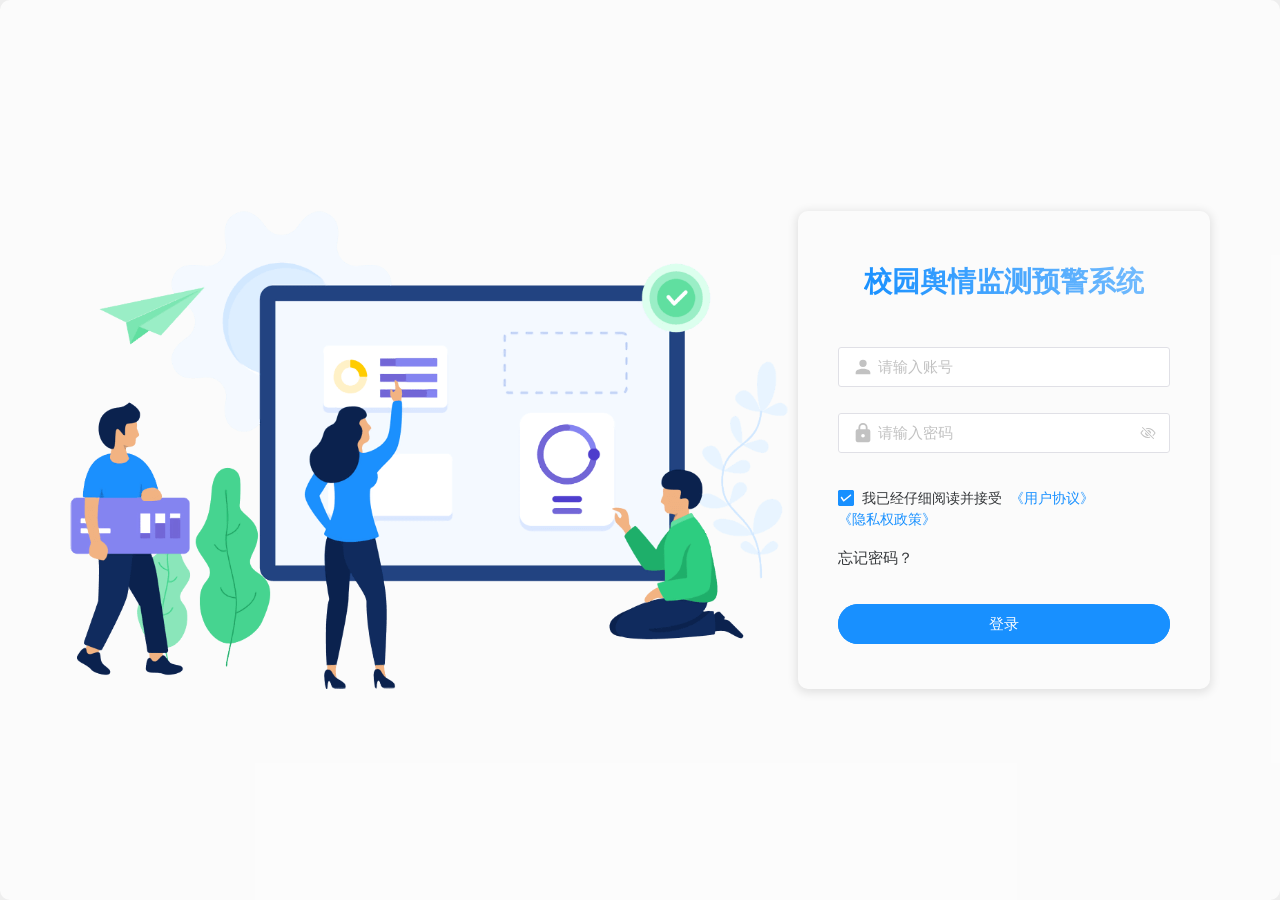
<file: index.html>
<!--
 * @Author: ZHENG
 * @Date: 2022-08-25 09:27:30
 * @LastEditors: ZHENG
 * @LastEditTime: 2023-04-22 13:28:04
 * @FilePath: \e-class-sass\index.html
 * @Description:
-->
<!DOCTYPE html>
<html lang="zh-cmn-Hans">
  <head>
    <link rel="stylesheet" href="/pluginWebUpdateNotice/webUpdateNoticeInjectStyle.efdbdf2b.css">
    <script src="/pluginWebUpdateNotice/webUpdateNoticeInjectScript.global.2c30fa59.js"></script>
    <script>window.pluginWebUpdateNotice_version = '1772825176058';</script>
    <meta charset="UTF-8" />
    <link rel="icon" href="/favicon.ico" />
    <link rel="stylesheet" href="/resource/loading.css" />
    <meta name="viewport" content="width=device-width, initial-scale=1.0" />
    <title>校园舆情监测预警系统</title>
    <script type="module" crossorigin src="/assets/index-60d779da.js"></script>
    <link rel="stylesheet" href="/assets/index-58c23a56.css">
  </head>
  <body>
    <div id="app">
      <div class="loading-container">
        <div class="loading-spin__container">
          <div class="loading-spin">
            <div class="left-0 top-0 loading-spin-item"></div>
            <div class="left-0 bottom-0 loading-spin-item loading-delay-500"></div>
            <div class="right-0 top-0 loading-spin-item loading-delay-1000"></div>
            <div class="right-0 bottom-0 loading-spin-item loading-delay-1500"></div>
          </div>
        </div>
        <!-- <div class="loading-title"><%= appTitle %></div> -->
      </div>
      <script src="/resource/loading.js"></script>
    </div>
    
  <div class="plugin-web-update-notice-anchor"></div></body>
</html>
</file>
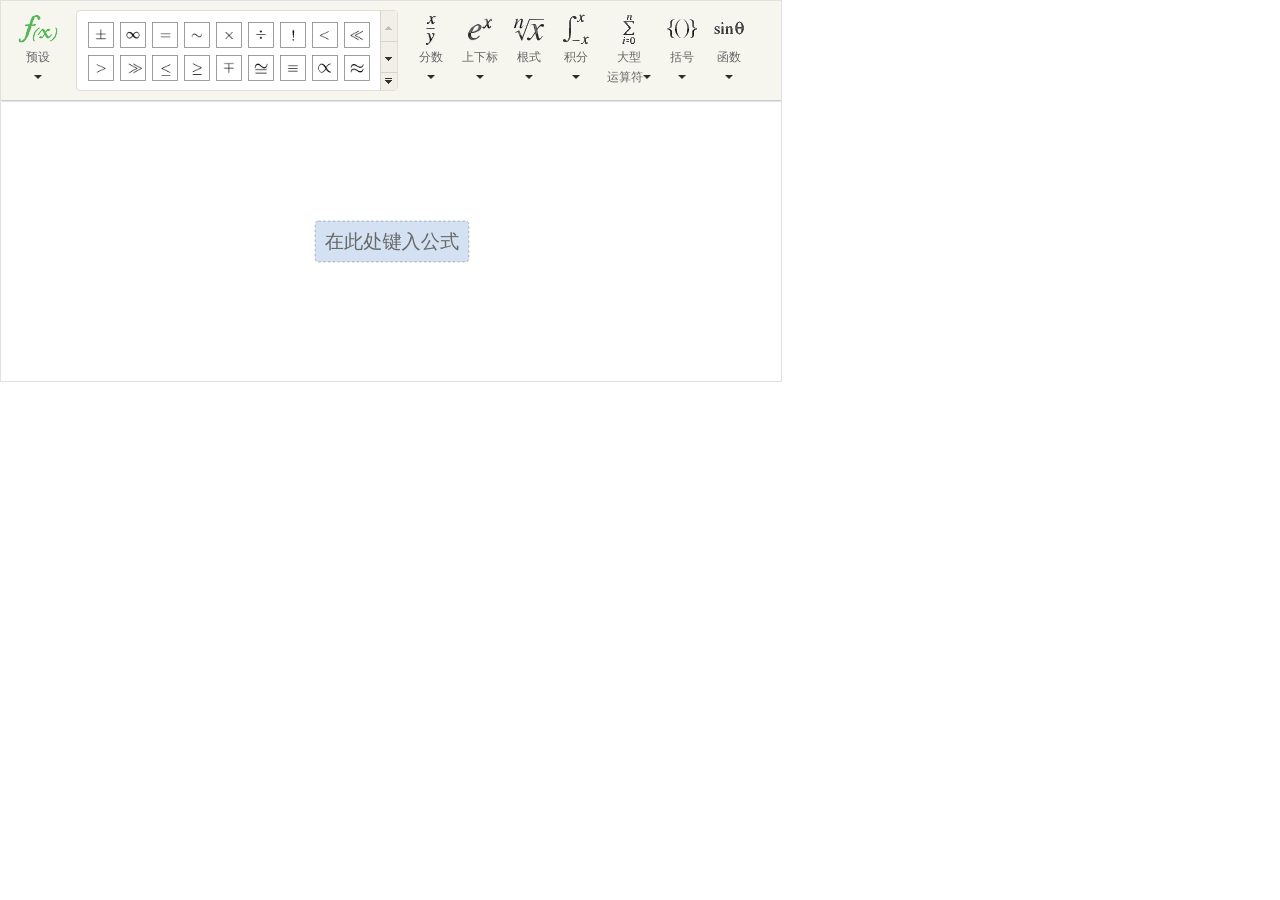
<file: tinymce/plugins/kityformula-editor/kityFormula.html>
<!DOCTYPE html>
<html>
<head>
    <meta charset="utf-8">
    <meta name="renderer" content="webkit">
    <link rel="stylesheet" href="kityformula/assets/styles/base.css">
    <link rel="stylesheet" href="kityformula/assets/styles/ui.css">
    <link rel="stylesheet" href="kityformula/assets/styles/scrollbar.css">
    <style>
        html, body {
            padding: 0;
            margin: 0;
        }
        .kf-editor {
            width: 780px;
            height: 380px;
        }
        #loading {
            height: 32px;
            width: 340px;
            line-height: 32px;
            position: absolute;
            top: 42%;
            left: 50%;
            margin-left: -170px;
            font-family: arial, "Hiragino Sans GB", "Microsoft YaHei", "WenQuanYi Micro Hei", sans-serif;
        }
        #loading img {
            position: absolute;
        }
        #loading p {
            display: block;
            position: absolute;
            left: 40px;
            top: 0px;
            margin: 0;
        }

    </style>
    <title></title>
</head>
<body>
    <div id="kfEditorContainer" class="kf-editor">
        <div id="tips" class="tips">
            sorry! Beta版本仅支持IE9及以上版本的浏览器，正式版本将会支持低版本浏览器，谢谢您的关注！
        </div>
    </div>

<script src="kityformula/js/jquery-3.6.0.min.js"></script>
<script src="kityformula/js/kitygraph.all.js"></script>
<script src="kityformula/js/kity-formula-render.all.js"></script>
<script src="kityformula/js/kity-formula-parser.all.min.js"></script>
<script src="kityformula/js/kityformula-editor.all.min.js"></script>
<script>
//获取url地址栏传参
function getQueryVariable(variable){
    var query = window.location.search.substring(1);
    var vars = query.split("&");
    for (var i=0;i<vars.length;i++) {
            var pair = vars[i].split("=");
            if(pair[0] == variable){return pair[1];}
    }
    return(false);
}
//处理TinyMCE编辑器的事件
window.addEventListener('message', function (event) {
  var data = event.data;
  kfe.execCommand('get.image.data', function(data){
        var latex = kfe.execCommand('get.source');
        window.parent.postMessage({
            mceAction: 'insertContent',
            content: `<span class="math-tex">\\(${latex}\\)</span>`
            // content: "<img src=\""+data.img+"\" data-latex=\""+latex+"\">"
        }, '*');
        window.parent.postMessage({
            mceAction: 'close'
        }, '*');
    });
});
//实例化编辑器
jQuery( function ($) {
    if ( document.body.addEventListener ) {
        $( "#tips").html('<div id="loading"><img src="kityformula/loading.gif" alt="loading" /><p>正在加载，请耐心等待...</p></div>' );
        var factory = kf.EditorFactory.create( $( "#kfEditorContainer" )[ 0 ], {
            render: {
                fontsize: 24
            },
            resource: {
                path: "./kityformula/resource/"
            }
        } );
        factory.ready( function ( KFEditor ) {
            $( "#tips").remove();
            //处理地址栏的参数并加载到编辑器中
            var c=getQueryVariable("c")
            if(c){
                this.execCommand( "render",decodeURIComponent(c) );
            }else{
                this.execCommand( "render","\\placeholder" );
            };

            this.execCommand( "focus" );
            window.kfe = this;
        } );
    } else {
        $( "#tips").css( "color", "black" );
        $( "#tips").css( "padding", "10px" );
    }
} );
</script>
</body>
</html>
</file>
<file: pluginWebUpdateNotice/webUpdateNoticeInjectStyle.efdbdf2b.css>
.plugin-web-update-notice {
  position: fixed;
  user-select: none;
  z-index: 99999;
}

.plugin-web-update-notice-content {
  background-color: #fff;
  border-radius: 4px;
  color: #000000d9;
  box-shadow: 0 3px 6px -4px #0000001f, 0 6px 16px #00000014, 0 9px 28px 8px #0000000d;
  padding: 8px 16px;
  line-height: 1.5715;
  width: 280px;
}

.plugin-web-update-notice-content-title {
  font-weight: 500;
  margin-bottom: 4px;
  font-size: 14px;
  line-height: 24px;
}

.plugin-web-update-notice-content-desc {
  font-size: 13px;
  line-height: 20px;
}
.plugin-web-update-notice-tools {
  margin-top: 4px;
  text-align: right;
}
.plugin-web-update-notice-btn {
  padding: 3px 8px;
  line-height: 1;
  border-radius: 4px;
  transition: background-color .2s linear;
  cursor: pointer;
  font-size: 14px;
}
.plugin-web-update-notice-btn:hover {
  background-color: rgba(64, 87, 109, .1);
}
.plugin-web-update-notice-refresh-btn {
  color: #1677ff;
}
.plugin-web-update-notice-dismiss-btn {
  color: rgba(0,0,0,.25);
}
</file>
<file: resource/loading.css>
.loading-container {
	position: fixed;
	left: 0;
	top: 0;
	display: flex;
	flex-direction: column;
	justify-content: center;
	align-items: center;
	width: 100%;
	height: 100%;
}

.loading-svg {
	width: 128px;
	height: 128px;
	color: var(--primary-color);
}

.loading-spin__container {
	width: 56px;
	height: 56px;
	margin: 36px 0;
}

.loading-spin {
	position: relative;
	height: 100%;
	animation: loadingSpin 1s linear infinite;
}

.left-0 {
  left: 0;
}
.right-0 {
  right: 0;
}
.top-0 {
  top: 0;
}
.bottom-0 {
  bottom: 0;
}

.loading-spin-item {
	position: absolute;
  height: 16px;
  width: 16px;
	background-color: var(--primary-color);
  border-radius: 8px;
  -webkit-animation: loadingPulse 2s cubic-bezier(0.4, 0, 0.6, 1) infinite;
  animation: loadingPulse 2s cubic-bezier(0.4, 0, 0.6, 1) infinite;
}

@keyframes loadingSpin {
  from {
    -webkit-transform: rotate(0deg);
    transform: rotate(0deg);
  }
  to {
    -webkit-transform: rotate(360deg);
    transform: rotate(360deg);
  }
}

@keyframes loadingPulse {
  0%, 100% {
    opacity: 1;
  }
  50% {
    opacity: .5;
  }
}

.loading-delay-500 {
  -webkit-animation-delay: 500ms;
  animation-delay: 500ms;
}
.loading-delay-1000 {
  -webkit-animation-delay: 1000ms;
  animation-delay: 1000ms;
}
.loading-delay-1500 {
  -webkit-animation-delay: 1500ms;
  animation-delay: 1500ms;
}

.loading-title {
  font-size: 28px;
	font-weight: 500;
  color: #646464;
}
</file>
<file: assets/index-58c23a56.css>
@charset "UTF-8";@font-face{font-family:KaTeX_AMS;font-style:normal;font-weight:400;src:url(/assets/KaTeX_AMS-Regular-0cdd387c.woff2) format("woff2"),url(/assets/KaTeX_AMS-Regular-30da91e8.woff) format("woff"),url(/assets/KaTeX_AMS-Regular-68534840.ttf) format("truetype")}@font-face{font-family:KaTeX_Caligraphic;font-style:normal;font-weight:700;src:url(/assets/KaTeX_Caligraphic-Bold-de7701e4.woff2) format("woff2"),url(/assets/KaTeX_Caligraphic-Bold-1ae6bd74.woff) format("woff"),url(/assets/KaTeX_Caligraphic-Bold-07d8e303.ttf) format("truetype")}@font-face{font-family:KaTeX_Caligraphic;font-style:normal;font-weight:400;src:url(/assets/KaTeX_Caligraphic-Regular-5d53e70a.woff2) format("woff2"),url(/assets/KaTeX_Caligraphic-Regular-3398dd02.woff) format("woff"),url(/assets/KaTeX_Caligraphic-Regular-ed0b7437.ttf) format("truetype")}@font-face{font-family:KaTeX_Fraktur;font-style:normal;font-weight:700;src:url(/assets/KaTeX_Fraktur-Bold-74444efd.woff2) format("woff2"),url(/assets/KaTeX_Fraktur-Bold-9be7ceb8.woff) format("woff"),url(/assets/KaTeX_Fraktur-Bold-9163df9c.ttf) format("truetype")}@font-face{font-family:KaTeX_Fraktur;font-style:normal;font-weight:400;src:url(/assets/KaTeX_Fraktur-Regular-51814d27.woff2) format("woff2"),url(/assets/KaTeX_Fraktur-Regular-5e28753b.woff) format("woff"),url(/assets/KaTeX_Fraktur-Regular-1e6f9579.ttf) format("truetype")}@font-face{font-family:KaTeX_Main;font-style:normal;font-weight:700;src:url(/assets/KaTeX_Main-Bold-0f60d1b8.woff2) format("woff2"),url(/assets/KaTeX_Main-Bold-c76c5d69.woff) format("woff"),url(/assets/KaTeX_Main-Bold-138ac28d.ttf) format("truetype")}@font-face{font-family:KaTeX_Main;font-style:italic;font-weight:700;src:url(/assets/KaTeX_Main-BoldItalic-99cd42a3.woff2) format("woff2"),url(/assets/KaTeX_Main-BoldItalic-a6f7ec0d.woff) format("woff"),url(/assets/KaTeX_Main-BoldItalic-70ee1f64.ttf) format("truetype")}@font-face{font-family:KaTeX_Main;font-style:italic;font-weight:400;src:url(/assets/KaTeX_Main-Italic-97479ca6.woff2) format("woff2"),url(/assets/KaTeX_Main-Italic-f1d6ef86.woff) format("woff"),url(/assets/KaTeX_Main-Italic-0d85ae7c.ttf) format("truetype")}@font-face{font-family:KaTeX_Main;font-style:normal;font-weight:400;src:url(/assets/KaTeX_Main-Regular-c2342cd8.woff2) format("woff2"),url(/assets/KaTeX_Main-Regular-c6368d87.woff) format("woff"),url(/assets/KaTeX_Main-Regular-d0332f52.ttf) format("truetype")}@font-face{font-family:KaTeX_Math;font-style:italic;font-weight:700;src:url(/assets/KaTeX_Math-BoldItalic-dc47344d.woff2) format("woff2"),url(/assets/KaTeX_Math-BoldItalic-850c0af5.woff) format("woff"),url(/assets/KaTeX_Math-BoldItalic-f9377ab0.ttf) format("truetype")}@font-face{font-family:KaTeX_Math;font-style:italic;font-weight:400;src:url(/assets/KaTeX_Math-Italic-7af58c5e.woff2) format("woff2"),url(/assets/KaTeX_Math-Italic-8a8d2445.woff) format("woff"),url(/assets/KaTeX_Math-Italic-08ce98e5.ttf) format("truetype")}@font-face{font-family:KaTeX_SansSerif;font-style:normal;font-weight:700;src:url(/assets/KaTeX_SansSerif-Bold-e99ae511.woff2) format("woff2"),url(/assets/KaTeX_SansSerif-Bold-ece03cfd.woff) format("woff"),url(/assets/KaTeX_SansSerif-Bold-1ece03f7.ttf) format("truetype")}@font-face{font-family:KaTeX_SansSerif;font-style:italic;font-weight:400;src:url(/assets/KaTeX_SansSerif-Italic-00b26ac8.woff2) format("woff2"),url(/assets/KaTeX_SansSerif-Italic-91ee6750.woff) format("woff"),url(/assets/KaTeX_SansSerif-Italic-3931dd81.ttf) format("truetype")}@font-face{font-family:KaTeX_SansSerif;font-style:normal;font-weight:400;src:url(/assets/KaTeX_SansSerif-Regular-68e8c73e.woff2) format("woff2"),url(/assets/KaTeX_SansSerif-Regular-11e4dc8a.woff) format("woff"),url(/assets/KaTeX_SansSerif-Regular-f36ea897.ttf) format("truetype")}@font-face{font-family:KaTeX_Script;font-style:normal;font-weight:400;src:url(/assets/KaTeX_Script-Regular-036d4e95.woff2) format("woff2"),url(/assets/KaTeX_Script-Regular-d96cdf2b.woff) format("woff"),url(/assets/KaTeX_Script-Regular-1c67f068.ttf) format("truetype")}@font-face{font-family:KaTeX_Size1;font-style:normal;font-weight:400;src:url(/assets/KaTeX_Size1-Regular-6b47c401.woff2) format("woff2"),url(/assets/KaTeX_Size1-Regular-c943cc98.woff) format("woff"),url(/assets/KaTeX_Size1-Regular-95b6d2f1.ttf) format("truetype")}@font-face{font-family:KaTeX_Size2;font-style:normal;font-weight:400;src:url(/assets/KaTeX_Size2-Regular-d04c5421.woff2) format("woff2"),url(/assets/KaTeX_Size2-Regular-2014c523.woff) format("woff"),url(/assets/KaTeX_Size2-Regular-a6b2099f.ttf) format("truetype")}@font-face{font-family:KaTeX_Size3;font-style:normal;font-weight:400;src:url([data-uri]) format("woff2"),url(/assets/KaTeX_Size3-Regular-6ab6b62e.woff) format("woff"),url(/assets/KaTeX_Size3-Regular-500e04d5.ttf) format("truetype")}@font-face{font-family:KaTeX_Size4;font-style:normal;font-weight:400;src:url(/assets/KaTeX_Size4-Regular-a4af7d41.woff2) format("woff2"),url(/assets/KaTeX_Size4-Regular-99f9c675.woff) format("woff"),url(/assets/KaTeX_Size4-Regular-c647367d.ttf) format("truetype")}@font-face{font-family:KaTeX_Typewriter;font-style:normal;font-weight:400;src:url(/assets/KaTeX_Typewriter-Regular-71d517d6.woff2) format("woff2"),url(/assets/KaTeX_Typewriter-Regular-e14fed02.woff) format("woff"),url(/assets/KaTeX_Typewriter-Regular-f01f3e87.ttf) format("truetype")}.katex{font: 1.21em KaTeX_Main,Times New Roman,serif;line-height:1.2;text-indent:0;text-rendering:auto}.katex *{-ms-high-contrast-adjust:none!important;border-color:currentColor}.katex .katex-version:after{content:"0.16.22"}.katex .katex-mathml{clip:rect(1px,1px,1px,1px);border:0;height:1px;overflow:hidden;padding:0;position:absolute;width:1px}.katex .katex-html>.newline{display:block}.katex .base{position:relative;white-space:nowrap;width:-webkit-min-content;width:-moz-min-content;width:min-content}.katex .base,.katex .strut{display:inline-block}.katex .textbf{font-weight:700}.katex .textit{font-style:italic}.katex .textrm{font-family:KaTeX_Main}.katex .textsf{font-family:KaTeX_SansSerif}.katex .texttt{font-family:KaTeX_Typewriter}.katex .mathnormal{font-family:KaTeX_Math;font-style:italic}.katex .mathit{font-family:KaTeX_Main;font-style:italic}.katex .mathrm{font-style:normal}.katex .mathbf{font-family:KaTeX_Main;font-weight:700}.katex .boldsymbol{font-family:KaTeX_Math;font-style:italic;font-weight:700}.katex .amsrm,.katex .mathbb,.katex .textbb{font-family:KaTeX_AMS}.katex .mathcal{font-family:KaTeX_Caligraphic}.katex .mathfrak,.katex .textfrak{font-family:KaTeX_Fraktur}.katex .mathboldfrak,.katex .textboldfrak{font-family:KaTeX_Fraktur;font-weight:700}.katex .mathtt{font-family:KaTeX_Typewriter}.katex .mathscr,.katex .textscr{font-family:KaTeX_Script}.katex .mathsf,.katex .textsf{font-family:KaTeX_SansSerif}.katex .mathboldsf,.katex .textboldsf{font-family:KaTeX_SansSerif;font-weight:700}.katex .mathitsf,.katex .mathsfit,.katex .textitsf{font-family:KaTeX_SansSerif;font-style:italic}.katex .mainrm{font-family:KaTeX_Main;font-style:normal}.katex .vlist-t{border-collapse:collapse;display:inline-table;table-layout:fixed}.katex .vlist-r{display:table-row}.katex .vlist{display:table-cell;position:relative;vertical-align:bottom}.katex .vlist>span{display:block;height:0;position:relative}.katex .vlist>span>span{display:inline-block}.katex .vlist>span>.pstrut{overflow:hidden;width:0}.katex .vlist-t2{margin-right:-2px}.katex .vlist-s{display:table-cell;font-size:1px;min-width:2px;vertical-align:bottom;width:2px}.katex .vbox{align-items:baseline;display:inline-flex;flex-direction:column}.katex .hbox{width:100%}.katex .hbox,.katex .thinbox{display:inline-flex;flex-direction:row}.katex .thinbox{max-width:0;width:0}.katex .msupsub{text-align:left}.katex .mfrac>span>span{text-align:center}.katex .mfrac .frac-line{border-bottom-style:solid;display:inline-block;width:100%}.katex .hdashline,.katex .hline,.katex .mfrac .frac-line,.katex .overline .overline-line,.katex .rule,.katex .underline .underline-line{min-height:1px}.katex .mspace{display:inline-block}.katex .clap,.katex .llap,.katex .rlap{position:relative;width:0}.katex .clap>.inner,.katex .llap>.inner,.katex .rlap>.inner{position:absolute}.katex .clap>.fix,.katex .llap>.fix,.katex .rlap>.fix{display:inline-block}.katex .llap>.inner{right:0}.katex .clap>.inner,.katex .rlap>.inner{left:0}.katex .clap>.inner>span{margin-left:-50%;margin-right:50%}.katex .rule{border:0 solid;display:inline-block;position:relative}.katex .hline,.katex .overline .overline-line,.katex .underline .underline-line{border-bottom-style:solid;display:inline-block;width:100%}.katex .hdashline{border-bottom-style:dashed;display:inline-block;width:100%}.katex .sqrt>.root{margin-left:.2777777778em;margin-right:-.5555555556em}.katex .fontsize-ensurer.reset-size1.size1,.katex .sizing.reset-size1.size1{font-size:1em}.katex .fontsize-ensurer.reset-size1.size2,.katex .sizing.reset-size1.size2{font-size:1.2em}.katex .fontsize-ensurer.reset-size1.size3,.katex .sizing.reset-size1.size3{font-size:1.4em}.katex .fontsize-ensurer.reset-size1.size4,.katex .sizing.reset-size1.size4{font-size:1.6em}.katex .fontsize-ensurer.reset-size1.size5,.katex .sizing.reset-size1.size5{font-size:1.8em}.katex .fontsize-ensurer.reset-size1.size6,.katex .sizing.reset-size1.size6{font-size:2em}.katex .fontsize-ensurer.reset-size1.size7,.katex .sizing.reset-size1.size7{font-size:2.4em}.katex .fontsize-ensurer.reset-size1.size8,.katex .sizing.reset-size1.size8{font-size:2.88em}.katex .fontsize-ensurer.reset-size1.size9,.katex .sizing.reset-size1.size9{font-size:3.456em}.katex .fontsize-ensurer.reset-size1.size10,.katex .sizing.reset-size1.size10{font-size:4.148em}.katex .fontsize-ensurer.reset-size1.size11,.katex .sizing.reset-size1.size11{font-size:4.976em}.katex .fontsize-ensurer.reset-size2.size1,.katex .sizing.reset-size2.size1{font-size:.8333333333em}.katex .fontsize-ensurer.reset-size2.size2,.katex .sizing.reset-size2.size2{font-size:1em}.katex .fontsize-ensurer.reset-size2.size3,.katex .sizing.reset-size2.size3{font-size:1.1666666667em}.katex .fontsize-ensurer.reset-size2.size4,.katex .sizing.reset-size2.size4{font-size:1.3333333333em}.katex .fontsize-ensurer.reset-size2.size5,.katex .sizing.reset-size2.size5{font-size:1.5em}.katex .fontsize-ensurer.reset-size2.size6,.katex .sizing.reset-size2.size6{font-size:1.6666666667em}.katex .fontsize-ensurer.reset-size2.size7,.katex .sizing.reset-size2.size7{font-size:2em}.katex .fontsize-ensurer.reset-size2.size8,.katex .sizing.reset-size2.size8{font-size:2.4em}.katex .fontsize-ensurer.reset-size2.size9,.katex .sizing.reset-size2.size9{font-size:2.88em}.katex .fontsize-ensurer.reset-size2.size10,.katex .sizing.reset-size2.size10{font-size:3.4566666667em}.katex .fontsize-ensurer.reset-size2.size11,.katex .sizing.reset-size2.size11{font-size:4.1466666667em}.katex .fontsize-ensurer.reset-size3.size1,.katex .sizing.reset-size3.size1{font-size:.7142857143em}.katex .fontsize-ensurer.reset-size3.size2,.katex .sizing.reset-size3.size2{font-size:.8571428571em}.katex .fontsize-ensurer.reset-size3.size3,.katex .sizing.reset-size3.size3{font-size:1em}.katex .fontsize-ensurer.reset-size3.size4,.katex .sizing.reset-size3.size4{font-size:1.1428571429em}.katex .fontsize-ensurer.reset-size3.size5,.katex .sizing.reset-size3.size5{font-size:1.2857142857em}.katex .fontsize-ensurer.reset-size3.size6,.katex .sizing.reset-size3.size6{font-size:1.4285714286em}.katex .fontsize-ensurer.reset-size3.size7,.katex .sizing.reset-size3.size7{font-size:1.7142857143em}.katex .fontsize-ensurer.reset-size3.size8,.katex .sizing.reset-size3.size8{font-size:2.0571428571em}.katex .fontsize-ensurer.reset-size3.size9,.katex .sizing.reset-size3.size9{font-size:2.4685714286em}.katex .fontsize-ensurer.reset-size3.size10,.katex .sizing.reset-size3.size10{font-size:2.9628571429em}.katex .fontsize-ensurer.reset-size3.size11,.katex .sizing.reset-size3.size11{font-size:3.5542857143em}.katex .fontsize-ensurer.reset-size4.size1,.katex .sizing.reset-size4.size1{font-size:.625em}.katex .fontsize-ensurer.reset-size4.size2,.katex .sizing.reset-size4.size2{font-size:.75em}.katex .fontsize-ensurer.reset-size4.size3,.katex .sizing.reset-size4.size3{font-size:.875em}.katex .fontsize-ensurer.reset-size4.size4,.katex .sizing.reset-size4.size4{font-size:1em}.katex .fontsize-ensurer.reset-size4.size5,.katex .sizing.reset-size4.size5{font-size:1.125em}.katex .fontsize-ensurer.reset-size4.size6,.katex .sizing.reset-size4.size6{font-size:1.25em}.katex .fontsize-ensurer.reset-size4.size7,.katex .sizing.reset-size4.size7{font-size:1.5em}.katex .fontsize-ensurer.reset-size4.size8,.katex .sizing.reset-size4.size8{font-size:1.8em}.katex .fontsize-ensurer.reset-size4.size9,.katex .sizing.reset-size4.size9{font-size:2.16em}.katex .fontsize-ensurer.reset-size4.size10,.katex .sizing.reset-size4.size10{font-size:2.5925em}.katex .fontsize-ensurer.reset-size4.size11,.katex .sizing.reset-size4.size11{font-size:3.11em}.katex .fontsize-ensurer.reset-size5.size1,.katex .sizing.reset-size5.size1{font-size:.5555555556em}.katex .fontsize-ensurer.reset-size5.size2,.katex .sizing.reset-size5.size2{font-size:.6666666667em}.katex .fontsize-ensurer.reset-size5.size3,.katex .sizing.reset-size5.size3{font-size:.7777777778em}.katex .fontsize-ensurer.reset-size5.size4,.katex .sizing.reset-size5.size4{font-size:.8888888889em}.katex .fontsize-ensurer.reset-size5.size5,.katex .sizing.reset-size5.size5{font-size:1em}.katex .fontsize-ensurer.reset-size5.size6,.katex .sizing.reset-size5.size6{font-size:1.1111111111em}.katex .fontsize-ensurer.reset-size5.size7,.katex .sizing.reset-size5.size7{font-size:1.3333333333em}.katex .fontsize-ensurer.reset-size5.size8,.katex .sizing.reset-size5.size8{font-size:1.6em}.katex .fontsize-ensurer.reset-size5.size9,.katex .sizing.reset-size5.size9{font-size:1.92em}.katex .fontsize-ensurer.reset-size5.size10,.katex .sizing.reset-size5.size10{font-size:2.3044444444em}.katex .fontsize-ensurer.reset-size5.size11,.katex .sizing.reset-size5.size11{font-size:2.7644444444em}.katex .fontsize-ensurer.reset-size6.size1,.katex .sizing.reset-size6.size1{font-size:.5em}.katex .fontsize-ensurer.reset-size6.size2,.katex .sizing.reset-size6.size2{font-size:.6em}.katex .fontsize-ensurer.reset-size6.size3,.katex .sizing.reset-size6.size3{font-size:.7em}.katex .fontsize-ensurer.reset-size6.size4,.katex .sizing.reset-size6.size4{font-size:.8em}.katex .fontsize-ensurer.reset-size6.size5,.katex .sizing.reset-size6.size5{font-size:.9em}.katex .fontsize-ensurer.reset-size6.size6,.katex .sizing.reset-size6.size6{font-size:1em}.katex .fontsize-ensurer.reset-size6.size7,.katex .sizing.reset-size6.size7{font-size:1.2em}.katex .fontsize-ensurer.reset-size6.size8,.katex .sizing.reset-size6.size8{font-size:1.44em}.katex .fontsize-ensurer.reset-size6.size9,.katex .sizing.reset-size6.size9{font-size:1.728em}.katex .fontsize-ensurer.reset-size6.size10,.katex .sizing.reset-size6.size10{font-size:2.074em}.katex .fontsize-ensurer.reset-size6.size11,.katex .sizing.reset-size6.size11{font-size:2.488em}.katex .fontsize-ensurer.reset-size7.size1,.katex .sizing.reset-size7.size1{font-size:.4166666667em}.katex .fontsize-ensurer.reset-size7.size2,.katex .sizing.reset-size7.size2{font-size:.5em}.katex .fontsize-ensurer.reset-size7.size3,.katex .sizing.reset-size7.size3{font-size:.5833333333em}.katex .fontsize-ensurer.reset-size7.size4,.katex .sizing.reset-size7.size4{font-size:.6666666667em}.katex .fontsize-ensurer.reset-size7.size5,.katex .sizing.reset-size7.size5{font-size:.75em}.katex .fontsize-ensurer.reset-size7.size6,.katex .sizing.reset-size7.size6{font-size:.8333333333em}.katex .fontsize-ensurer.reset-size7.size7,.katex .sizing.reset-size7.size7{font-size:1em}.katex .fontsize-ensurer.reset-size7.size8,.katex .sizing.reset-size7.size8{font-size:1.2em}.katex .fontsize-ensurer.reset-size7.size9,.katex .sizing.reset-size7.size9{font-size:1.44em}.katex .fontsize-ensurer.reset-size7.size10,.katex .sizing.reset-size7.size10{font-size:1.7283333333em}.katex .fontsize-ensurer.reset-size7.size11,.katex .sizing.reset-size7.size11{font-size:2.0733333333em}.katex .fontsize-ensurer.reset-size8.size1,.katex .sizing.reset-size8.size1{font-size:.3472222222em}.katex .fontsize-ensurer.reset-size8.size2,.katex .sizing.reset-size8.size2{font-size:.4166666667em}.katex .fontsize-ensurer.reset-size8.size3,.katex .sizing.reset-size8.size3{font-size:.4861111111em}.katex .fontsize-ensurer.reset-size8.size4,.katex .sizing.reset-size8.size4{font-size:.5555555556em}.katex .fontsize-ensurer.reset-size8.size5,.katex .sizing.reset-size8.size5{font-size:.625em}.katex .fontsize-ensurer.reset-size8.size6,.katex .sizing.reset-size8.size6{font-size:.6944444444em}.katex .fontsize-ensurer.reset-size8.size7,.katex .sizing.reset-size8.size7{font-size:.8333333333em}.katex .fontsize-ensurer.reset-size8.size8,.katex .sizing.reset-size8.size8{font-size:1em}.katex .fontsize-ensurer.reset-size8.size9,.katex .sizing.reset-size8.size9{font-size:1.2em}.katex .fontsize-ensurer.reset-size8.size10,.katex .sizing.reset-size8.size10{font-size:1.4402777778em}.katex .fontsize-ensurer.reset-size8.size11,.katex .sizing.reset-size8.size11{font-size:1.7277777778em}.katex .fontsize-ensurer.reset-size9.size1,.katex .sizing.reset-size9.size1{font-size:.2893518519em}.katex .fontsize-ensurer.reset-size9.size2,.katex .sizing.reset-size9.size2{font-size:.3472222222em}.katex .fontsize-ensurer.reset-size9.size3,.katex .sizing.reset-size9.size3{font-size:.4050925926em}.katex .fontsize-ensurer.reset-size9.size4,.katex .sizing.reset-size9.size4{font-size:.462962963em}.katex .fontsize-ensurer.reset-size9.size5,.katex .sizing.reset-size9.size5{font-size:.5208333333em}.katex .fontsize-ensurer.reset-size9.size6,.katex .sizing.reset-size9.size6{font-size:.5787037037em}.katex .fontsize-ensurer.reset-size9.size7,.katex .sizing.reset-size9.size7{font-size:.6944444444em}.katex .fontsize-ensurer.reset-size9.size8,.katex .sizing.reset-size9.size8{font-size:.8333333333em}.katex .fontsize-ensurer.reset-size9.size9,.katex .sizing.reset-size9.size9{font-size:1em}.katex .fontsize-ensurer.reset-size9.size10,.katex .sizing.reset-size9.size10{font-size:1.2002314815em}.katex .fontsize-ensurer.reset-size9.size11,.katex .sizing.reset-size9.size11{font-size:1.4398148148em}.katex .fontsize-ensurer.reset-size10.size1,.katex .sizing.reset-size10.size1{font-size:.2410800386em}.katex .fontsize-ensurer.reset-size10.size2,.katex .sizing.reset-size10.size2{font-size:.2892960463em}.katex .fontsize-ensurer.reset-size10.size3,.katex .sizing.reset-size10.size3{font-size:.337512054em}.katex .fontsize-ensurer.reset-size10.size4,.katex .sizing.reset-size10.size4{font-size:.3857280617em}.katex .fontsize-ensurer.reset-size10.size5,.katex .sizing.reset-size10.size5{font-size:.4339440694em}.katex .fontsize-ensurer.reset-size10.size6,.katex .sizing.reset-size10.size6{font-size:.4821600771em}.katex .fontsize-ensurer.reset-size10.size7,.katex .sizing.reset-size10.size7{font-size:.5785920926em}.katex .fontsize-ensurer.reset-size10.size8,.katex .sizing.reset-size10.size8{font-size:.6943105111em}.katex .fontsize-ensurer.reset-size10.size9,.katex .sizing.reset-size10.size9{font-size:.8331726133em}.katex .fontsize-ensurer.reset-size10.size10,.katex .sizing.reset-size10.size10{font-size:1em}.katex .fontsize-ensurer.reset-size10.size11,.katex .sizing.reset-size10.size11{font-size:1.1996142719em}.katex .fontsize-ensurer.reset-size11.size1,.katex .sizing.reset-size11.size1{font-size:.2009646302em}.katex .fontsize-ensurer.reset-size11.size2,.katex .sizing.reset-size11.size2{font-size:.2411575563em}.katex .fontsize-ensurer.reset-size11.size3,.katex .sizing.reset-size11.size3{font-size:.2813504823em}.katex .fontsize-ensurer.reset-size11.size4,.katex .sizing.reset-size11.size4{font-size:.3215434084em}.katex .fontsize-ensurer.reset-size11.size5,.katex .sizing.reset-size11.size5{font-size:.3617363344em}.katex .fontsize-ensurer.reset-size11.size6,.katex .sizing.reset-size11.size6{font-size:.4019292605em}.katex .fontsize-ensurer.reset-size11.size7,.katex .sizing.reset-size11.size7{font-size:.4823151125em}.katex .fontsize-ensurer.reset-size11.size8,.katex .sizing.reset-size11.size8{font-size:.578778135em}.katex .fontsize-ensurer.reset-size11.size9,.katex .sizing.reset-size11.size9{font-size:.6945337621em}.katex .fontsize-ensurer.reset-size11.size10,.katex .sizing.reset-size11.size10{font-size:.8336012862em}.katex .fontsize-ensurer.reset-size11.size11,.katex .sizing.reset-size11.size11{font-size:1em}.katex .delimsizing.size1{font-family:KaTeX_Size1}.katex .delimsizing.size2{font-family:KaTeX_Size2}.katex .delimsizing.size3{font-family:KaTeX_Size3}.katex .delimsizing.size4{font-family:KaTeX_Size4}.katex .delimsizing.mult .delim-size1>span{font-family:KaTeX_Size1}.katex .delimsizing.mult .delim-size4>span{font-family:KaTeX_Size4}.katex .nulldelimiter{display:inline-block;width:.12em}.katex .delimcenter,.katex .op-symbol{position:relative}.katex .op-symbol.small-op{font-family:KaTeX_Size1}.katex .op-symbol.large-op{font-family:KaTeX_Size2}.katex .accent>.vlist-t,.katex .op-limits>.vlist-t{text-align:center}.katex .accent .accent-body{position:relative}.katex .accent .accent-body:not(.accent-full){width:0}.katex .overlay{display:block}.katex .mtable .vertical-separator{display:inline-block;min-width:1px}.katex .mtable .arraycolsep{display:inline-block}.katex .mtable .col-align-c>.vlist-t{text-align:center}.katex .mtable .col-align-l>.vlist-t{text-align:left}.katex .mtable .col-align-r>.vlist-t{text-align:right}.katex .svg-align{text-align:left}.katex svg{fill:currentColor;stroke:currentColor;fill-rule:nonzero;fill-opacity:1;stroke-width:1;stroke-linecap:butt;stroke-linejoin:miter;stroke-miterlimit:4;stroke-dasharray:none;stroke-dashoffset:0;stroke-opacity:1;display:block;height:inherit;position:absolute;width:100%}.katex svg path{stroke:none}.katex img{border-style:none;max-height:none;max-width:none;min-height:0;min-width:0}.katex .stretchy{display:block;overflow:hidden;position:relative;width:100%}.katex .stretchy:after,.katex .stretchy:before{content:""}.katex .hide-tail{overflow:hidden;position:relative;width:100%}.katex .halfarrow-left{left:0;overflow:hidden;position:absolute;width:50.2%}.katex .halfarrow-right{overflow:hidden;position:absolute;right:0;width:50.2%}.katex .brace-left{left:0;overflow:hidden;position:absolute;width:25.1%}.katex .brace-center{left:25%;overflow:hidden;position:absolute;width:50%}.katex .brace-right{overflow:hidden;position:absolute;right:0;width:25.1%}.katex .x-arrow-pad{padding:0 .5em}.katex .cd-arrow-pad{padding:0 .55556em 0 .27778em}.katex .mover,.katex .munder,.katex .x-arrow{text-align:center}.katex .boxpad{padding:0 .3em}.katex .fbox,.katex .fcolorbox{border:.04em solid;box-sizing:border-box}.katex .cancel-pad{padding:0 .2em}.katex .cancel-lap{margin-left:-.2em;margin-right:-.2em}.katex .sout{border-bottom-style:solid;border-bottom-width:.08em}.katex .angl{border-right:.049em solid;border-top:.049em solid;box-sizing:border-box;margin-right:.03889em}.katex .anglpad{padding:0 .03889em}.katex .eqn-num:before{content:"(" counter(katexEqnNo) ")";counter-increment:katexEqnNo}.katex .mml-eqn-num:before{content:"(" counter(mmlEqnNo) ")";counter-increment:mmlEqnNo}.katex .mtr-glue{width:50%}.katex .cd-vert-arrow{display:inline-block;position:relative}.katex .cd-label-left{display:inline-block;position:absolute;right:calc(50% + .3em);text-align:left}.katex .cd-label-right{display:inline-block;left:calc(50% + .3em);position:absolute;text-align:right}.katex-display{display:block;margin:1em 0;text-align:center}.katex-display>.katex{display:block;text-align:center;white-space:nowrap}.katex-display>.katex>.katex-html{display:block;position:relative}.katex-display>.katex>.katex-html>.tag{position:absolute;right:0}.katex-display.leqno>.katex>.katex-html>.tag{left:0;right:auto}.katex-display.fleqn>.katex{padding-left:2em;text-align:left}body{counter-reset:katexEqnNo mmlEqnNo}*,:before,:after{--un-rotate:0;--un-rotate-x:0;--un-rotate-y:0;--un-rotate-z:0;--un-scale-x:1;--un-scale-y:1;--un-scale-z:1;--un-skew-x:0;--un-skew-y:0;--un-translate-x:0;--un-translate-y:0;--un-translate-z:0;--un-pan-x: ;--un-pan-y: ;--un-pinch-zoom: ;--un-scroll-snap-strictness:proximity;--un-ordinal: ;--un-slashed-zero: ;--un-numeric-figure: ;--un-numeric-spacing: ;--un-numeric-fraction: ;--un-border-spacing-x:0;--un-border-spacing-y:0;--un-ring-offset-shadow:0 0 rgba(0,0,0,0);--un-ring-shadow:0 0 rgba(0,0,0,0);--un-shadow-inset: ;--un-shadow:0 0 rgba(0,0,0,0);--un-ring-inset: ;--un-ring-offset-width:0px;--un-ring-offset-color:#fff;--un-ring-width:0px;--un-ring-color:rgba(147,197,253,.5);--un-blur: ;--un-brightness: ;--un-contrast: ;--un-drop-shadow: ;--un-grayscale: ;--un-hue-rotate: ;--un-invert: ;--un-saturate: ;--un-sepia: ;--un-backdrop-blur: ;--un-backdrop-brightness: ;--un-backdrop-contrast: ;--un-backdrop-grayscale: ;--un-backdrop-hue-rotate: ;--un-backdrop-invert: ;--un-backdrop-opacity: ;--un-backdrop-saturate: ;--un-backdrop-sepia: }::backdrop{--un-rotate:0;--un-rotate-x:0;--un-rotate-y:0;--un-rotate-z:0;--un-scale-x:1;--un-scale-y:1;--un-scale-z:1;--un-skew-x:0;--un-skew-y:0;--un-translate-x:0;--un-translate-y:0;--un-translate-z:0;--un-pan-x: ;--un-pan-y: ;--un-pinch-zoom: ;--un-scroll-snap-strictness:proximity;--un-ordinal: ;--un-slashed-zero: ;--un-numeric-figure: ;--un-numeric-spacing: ;--un-numeric-fraction: ;--un-border-spacing-x:0;--un-border-spacing-y:0;--un-ring-offset-shadow:0 0 rgba(0,0,0,0);--un-ring-shadow:0 0 rgba(0,0,0,0);--un-shadow-inset: ;--un-shadow:0 0 rgba(0,0,0,0);--un-ring-inset: ;--un-ring-offset-width:0px;--un-ring-offset-color:#fff;--un-ring-width:0px;--un-ring-color:rgba(147,197,253,.5);--un-blur: ;--un-brightness: ;--un-contrast: ;--un-drop-shadow: ;--un-grayscale: ;--un-hue-rotate: ;--un-invert: ;--un-saturate: ;--un-sepia: ;--un-backdrop-blur: ;--un-backdrop-brightness: ;--un-backdrop-contrast: ;--un-backdrop-grayscale: ;--un-backdrop-hue-rotate: ;--un-backdrop-invert: ;--un-backdrop-opacity: ;--un-backdrop-saturate: ;--un-backdrop-sepia: }.container,.empty-container:empty,.hover-container:hover{width:100%}.absolute-center{position:absolute;left:0;top:0;width:100%;height:100%;display:flex;align-items:center;justify-content:center}.absolute-lb{position:absolute;left:0;bottom:0}.absolute-lt{position:absolute;left:0;top:0}.absolute-rb{position:absolute;right:0;bottom:0}.wh-full{width:100%;height:100%}.flex-center{display:flex;align-items:center;justify-content:center}.flex-col{display:flex;flex-direction:column}.flex-col-center{display:flex;flex-direction:column;align-items:center;justify-content:center}.flex-col-stretch{display:flex;flex-direction:column;align-items:stretch}.flex-x-center{display:flex;justify-content:center}.flex-y-center{display:flex;align-items:center}.flex-1-hidden{flex:1 1 0%;overflow:hidden}.nowrap-hidden{overflow:hidden;white-space:nowrap}@media (min-width: 640px){.container,.empty-container:empty,.hover-container:hover{max-width:640px}}@media (min-width: 768px){.container,.empty-container:empty,.hover-container:hover{max-width:768px}}@media (min-width: 1024px){.container,.empty-container:empty,.hover-container:hover{max-width:1024px}}@media (min-width: 1280px){.container,.empty-container:empty,.hover-container:hover{max-width:1280px}}@media (min-width: 1536px){.container,.empty-container:empty,.hover-container:hover{max-width:1536px}}.visible{visibility:visible}.absolute{position:absolute}.fixed{position:fixed}.relative{position:relative}.-right-10px{right:-10px}.-right-2px{right:-2px}.\!right-330px{right:330px!important}.bottom-0{bottom:0}.left-0{left:0}.right-0{right:0}.right-14px{right:14px}.top-0{top:0}.top-10px{top:10px}.top-360px{top:360px}.z-1{z-index:1}.z-100{z-index:100}.z-1000{z-index:1000}.z-10000{z-index:10000}.grid{display:grid}.mx-2{margin-left:.5rem;margin-right:.5rem}.m-b-\[12px\]{margin-bottom:12px}.m-b-20px{margin-bottom:20px}.m-l-2{margin-left:.5rem}.m-l-4px{margin-left:4px}.m-r-2,.mr-2{margin-right:.5rem}.mb-6px{margin-bottom:6px}.ml-1{margin-left:.25rem}.mr-4px{margin-right:4px}.mr-5px{margin-right:5px}.inline{display:inline}.block{display:block}.inline-block{display:inline-block}.hidden{display:none}.display-directive{display:directive}.display-directive\={display:directive=}.\!h-36px{height:36px!important}.\!w-full{width:100%!important}.h-1\/4{height:25%}.h-20px{height:20px}.h-24px{height:24px}.h-3\/4{height:75%}.h-300px{height:300px}.h-360px{height:360px}.h-36px{height:36px}.h-42px{height:42px}.h-480px{height:480px}.h-48px{height:48px}.h-full{height:100%}.h2{height:.5rem}.max-h-240px{max-height:240px}.max-h-360px{max-height:360px}.max-w-350px{max-width:350px}.w-1\/3{width:33.3333333333%}.w-1\/4{width:25%}.w-120px{width:120px}.w-18px{width:18px}.w-2\/3{width:66.6666666667%}.w-20px{width:20px}.w-276px{width:276px}.w-360px{width:360px}.w-40px{width:40px}.w-42px{width:42px}.w-56px{width:56px}.w-640px{width:640px}.w-64px{width:64px}.w-92px{width:92px}.w-full{width:100%}.flex{display:flex}.inline-flex{display:inline-flex}.flex-1{flex:1 1 0%}.flex-shrink{flex-shrink:1}.flex-grow{flex-grow:1}.flex-wrap{flex-wrap:wrap}.table{display:table}.border-collapse{border-collapse:collapse}.preserve-3d{transform-style:preserve-3d}.transform{transform:translate(var(--un-translate-x)) translateY(var(--un-translate-y)) translateZ(var(--un-translate-z)) rotate(var(--un-rotate)) rotateX(var(--un-rotate-x)) rotateY(var(--un-rotate-y)) rotate(var(--un-rotate-z)) skew(var(--un-skew-x)) skewY(var(--un-skew-y)) scaleX(var(--un-scale-x)) scaleY(var(--un-scale-y)) scaleZ(var(--un-scale-z))}@keyframes spin{0%{transform:rotate(0)}to{transform:rotate(360deg)}}.animate-spin{animation:spin 1s linear infinite}.cursor-pointer{cursor:pointer}.cursor-move{cursor:move}.select-text{-webkit-user-select:text;user-select:text}.resize{resize:both}.items-end{align-items:flex-end}.items-center{align-items:center}.justify-end{justify-content:flex-end}.justify-center{justify-content:center}.justify-between{justify-content:space-between}.gap-12px{grid-gap:12px;gap:12px}.overflow-hidden{overflow:hidden}.overflow-x-hidden{overflow-x:hidden}.b,.border{border-width:1px}.border-2px{border-width:2px}.border-l{border-left-width:1px}.border-t{border-top-width:1px}.border-\$n-divider-color{border-color:var(--n-divider-color)}.border-primary,.hover\:border-primary:hover{border-color:var(--primary-color)}.border-transparent{border-color:transparent}.\!rounded-4px{border-radius:4px!important}.rounded-16px{border-radius:16px}.rounded-2px{border-radius:2px}.rounded-4px{border-radius:4px}.rounded-6px{border-radius:6px}.rounded-8px{border-radius:8px}.\!bg-primary_active{background-color:var(--primary-color-active)!important}.bg-\[\#001428\]{--un-bg-opacity:1;background-color:rgba(0,20,40,var(--un-bg-opacity))}.bg-\[\#273352\]{--un-bg-opacity:1;background-color:rgba(39,51,82,var(--un-bg-opacity))}.bg-\[\#f0f2f5\]{--un-bg-opacity:1;background-color:rgba(240,242,245,var(--un-bg-opacity))}.bg-\#18181c,.dark .dark\:bg-\[\#18181c\],.dark .dark\:bg-dark,.dark .dark\:hover\:bg-dark:hover{--un-bg-opacity:1;background-color:rgba(24,24,28,var(--un-bg-opacity))}.bg-\#f6f9f8{--un-bg-opacity:1;background-color:rgba(246,249,248,var(--un-bg-opacity))}.bg-\$n-color{background-color:var(--n-color)}.bg-transparent{background-color:transparent}.bg-white{--un-bg-opacity:1;background-color:rgba(255,255,255,var(--un-bg-opacity))}.dark .dark\:bg-\#101014{--un-bg-opacity:1;background-color:rgba(16,16,20,var(--un-bg-opacity))}.dark .dark\:hover\:bg-\[\#333\]:hover{--un-bg-opacity:1;background-color:rgba(51,51,51,var(--un-bg-opacity))}.hover\:bg-\[\#f6f6f6\]:hover{--un-bg-opacity:1;background-color:rgba(246,246,246,var(--un-bg-opacity))}.hover\:bg-primary:hover{background-color:var(--primary-color)}.\!p-0{padding:0!important}.p-16px{padding:16px}.p-3{padding:.75rem}.p-5px{padding:5px}.px{padding-left:1rem;padding-right:1rem}.px-10px{padding-left:10px;padding-right:10px}.px-12px{padding-left:12px;padding-right:12px}.px-15px{padding-left:15px;padding-right:15px}.px-4px{padding-left:4px;padding-right:4px}.px-8px{padding-left:8px;padding-right:8px}.py-10px{padding-top:10px;padding-bottom:10px}.py-12px{padding-top:12px;padding-bottom:12px}.py-2{padding-top:.5rem;padding-bottom:.5rem}.py-4{padding-top:1rem;padding-bottom:1rem}.p-l-3{padding-left:.75rem}.p-l-50px{padding-left:50px}.pb15px{padding-bottom:15px}.pl-16px{padding-left:16px}.pl-8px{padding-left:8px}.pr-18px{padding-right:18px}.pr-8px{padding-right:8px}.pt-0{padding-top:0}.pt-12px{padding-top:12px}.pt-24px{padding-top:24px}.pt-4px{padding-top:4px}.pie{padding-inline-end:1rem}.text-center{text-align:center}.text-left{text-align:left}.indent{text-indent:1.5rem}.align-text-bottom{vertical-align:text-bottom}.fs-12,.text-12px{font-size:12px}.text-14px{font-size:14px}.fs-16,.text-16px{font-size:16px}.text-18px{font-size:18px}.fs-20,.text-20px{font-size:20px}.fs-22,.text-22px{font-size:22px}.text-24px{font-size:24px}.text-320px{font-size:320px}.text-32px{font-size:32px}.text-34px{font-size:34px}.text-400px{font-size:400px}.font-bold,.fw-700{font-weight:700}.font-medium{font-weight:500}.line-height-10{line-height:2.5rem}.color-\#000{--un-text-opacity:1;color:rgba(0,0,0,var(--un-text-opacity))}.dark .dark\:text-white,.text-white{--un-text-opacity:1;color:rgba(255,255,255,var(--un-text-opacity))}.text-\[\#333639\]{--un-text-opacity:1;color:rgba(51,54,57,var(--un-text-opacity))}.text-\[\#666\]{--un-text-opacity:1;color:rgba(102,102,102,var(--un-text-opacity))}.text-\#BBBBBB{--un-text-opacity:1;color:rgba(187,187,187,var(--un-text-opacity))}.text-gray-400{--un-text-opacity:1;color:rgba(156,163,175,var(--un-text-opacity))}.text-gray-600{--un-text-opacity:1;color:rgba(75,85,99,var(--un-text-opacity))}.text-gray-700{--un-text-opacity:1;color:rgba(55,65,81,var(--un-text-opacity))}.text-primary{color:var(--primary-color)}.dark .dark\:text-opacity-82{--un-text-opacity:.82}.tab{-moz-tab-size:4;-o-tab-size:4;tab-size:4}.text-shadow{--un-text-shadow:0 0 1px var(--un-text-shadow-color, rgba(0,0,0,.2)),0 0 1px var(--un-text-shadow-color, rgba(1,0,5,.1));text-shadow:var(--un-text-shadow)}.opacity-0{opacity:0}.opacity-30{opacity:.3}.shadow{--un-shadow:var(--un-shadow-inset) 0 1px 3px 0 var(--un-shadow-color, rgba(0,0,0,.1)),var(--un-shadow-inset) 0 1px 2px -1px var(--un-shadow-color, rgba(0,0,0,.1));box-shadow:var(--un-ring-offset-shadow),var(--un-ring-shadow),var(--un-shadow)}.shadow-sm{--un-shadow:var(--un-shadow-inset) 0 1px 2px 0 var(--un-shadow-color, rgba(0,0,0,.05));box-shadow:var(--un-ring-offset-shadow),var(--un-ring-shadow),var(--un-shadow)}.outline{outline-style:solid}.blur{--un-blur:blur(8px);filter:var(--un-blur) var(--un-brightness) var(--un-contrast) var(--un-drop-shadow) var(--un-grayscale) var(--un-hue-rotate) var(--un-invert) var(--un-saturate) var(--un-sepia)}.backdrop-filter{-webkit-backdrop-filter:var(--un-backdrop-blur) var(--un-backdrop-brightness) var(--un-backdrop-contrast) var(--un-backdrop-grayscale) var(--un-backdrop-hue-rotate) var(--un-backdrop-invert) var(--un-backdrop-opacity) var(--un-backdrop-saturate) var(--un-backdrop-sepia);backdrop-filter:var(--un-backdrop-blur) var(--un-backdrop-brightness) var(--un-backdrop-contrast) var(--un-backdrop-grayscale) var(--un-backdrop-hue-rotate) var(--un-backdrop-invert) var(--un-backdrop-opacity) var(--un-backdrop-saturate) var(--un-backdrop-sepia)}.transition{transition-property:color,background-color,border-color,outline-color,text-decoration-color,fill,stroke,opacity,box-shadow,transform,filter,backdrop-filter;transition-timing-function:cubic-bezier(.4,0,.2,1);transition-duration:.15s}.transition-all{transition-property:all;transition-timing-function:cubic-bezier(.4,0,.2,1);transition-duration:.15s}.transition-background-color{transition-property:background-color;transition-timing-function:cubic-bezier(.4,0,.2,1);transition-duration:.15s}.transition-colors{transition-property:color,background-color,border-color,outline-color,text-decoration-color,fill,stroke;transition-timing-function:cubic-bezier(.4,0,.2,1);transition-duration:.15s}.transition-height{transition-property:height;transition-timing-function:cubic-bezier(.4,0,.2,1);transition-duration:.15s}.transition-width{transition-property:width;transition-timing-function:cubic-bezier(.4,0,.2,1);transition-duration:.15s}.duration-300{transition-duration:.3s}.ease,.ease-in-out{transition-timing-function:cubic-bezier(.4,0,.2,1)}.ease-in{transition-timing-function:cubic-bezier(.4,0,1,1)}.ease-out{transition-timing-function:cubic-bezier(0,0,.2,1)}.fs-17{font-size:17px}.h-0{height:0px}.h-40{height:40px}.soybeanjs-pr5008{pointer-events:none;position:absolute;left:0;top:0;z-index:-1;height:100%;width:100%}.soybeanjs-4ibers{position:absolute;left:0;top:0;height:100%;width:100%;--un-bg-opacity:.2;background-color:rgba(0,0,0,var(--un-bg-opacity))}.soybeanjs-714u3q{position:absolute;right:7px;height:16px;width:1px;--un-bg-opacity:1;background-color:rgba(31,34,37,var(--un-bg-opacity))}.soybeanjs-bj4ztj{position:relative;height:16px;width:16px;display:inline-flex;align-items:center;justify-content:center;border-radius:50%;font-size:14px}.soybeanjs-elvq0l{position:absolute;left:0;width:100%}.soybeanjs-ihf5pz{position:absolute;left:0;top:0;width:100%}.soybeanjs-lor397{position:absolute;left:0;top:0;height:100%;width:0;--un-bg-opacity:1;background-color:rgba(255,255,255,var(--un-bg-opacity))}.soybeanjs-muaizb{position:absolute;bottom:0;left:0;width:100%}.soybeanjs-qyp971{position:relative;height:100%}.soybeanjs-sbowzg{position:absolute;left:0;top:0;height:100%}.soybeanjs-x463fz{position:relative;display:inline-flex;cursor:pointer;align-items:center;justify-content:center;grid-gap:12px;gap:12px;white-space:nowrap;border-width:1px;border-radius:4px;border-style:solid;padding:4px 12px}.soybeanjs-yxkfns{position:relative;margin-right:-18px;display:inline-flex;cursor:pointer;align-items:center;justify-content:center;grid-gap:16px;gap:16px;white-space:nowrap;padding:6px 24px}.soybeanjs-jpgwa8{height:100%;display:flex;flex-direction:column}.soybeanjs-fg4g4j{display:flex;flex-grow:1;flex-direction:column}.soybeanjs-gpr0x9{flex-shrink:0}.soybeanjs-hg8qlw{flex-shrink:0;overflow:hidden}.soybeanjs-n12do3{overflow-y:auto}.top-0\!{top:0!important}.m563\.8{margin:140.95rem}.transition-all-300{transition-property:all;transition-timing-function:cubic-bezier(.4,0,.2,1);transition-duration:.3s}._layout-header_c343q_3,._layout-header-placement_c343q_4{height:var(--soy-header-height)}._layout-header_c343q_3{z-index:var(--soy-header-z-index)}._layout-tab_c343q_12{top:var(--soy-header-height);height:var(--soy-tab-height);z-index:var(--soy-tab-z-index)}._layout-tab-placement_c343q_18{height:var(--soy-tab-height)}._layout-sider_c343q_22{width:var(--soy-sider-width);z-index:var(--soy-sider-z-index)}._layout-mobile-sider_c343q_27{z-index:var(--soy-sider-z-index)}._layout-mobile-sider-mask_c343q_31{z-index:var(--soy-mobile-sider-z-index)}._layout-sider_collapsed_c343q_35{width:var(--soy-sider-collapsed-width);z-index:var(--soy-sider-z-index)}._layout-footer_c343q_40,._layout-footer-placement_c343q_41{height:var(--soy-footer-height)}._layout-footer_c343q_40{z-index:var(--soy-footer-z-index)}._left-gap_c343q_49{padding-left:var(--soy-sider-width)}._left-gap_collapsed_c343q_53{padding-left:var(--soy-sider-collapsed-width)}._sider-padding-top_c343q_57{padding-top:var(--soy-header-height)}._sider-padding-bottom_c343q_61{padding-bottom:var(--soy-footer-height)}._button-tab_15sm7_3{border-color:#e5e7eb}._button-tab_dark_15sm7_7{border-color:#ffffff3d}._button-tab_15sm7_3:hover{color:var(--soy-primary-color);border-color:var(--soy-primary-color-opacity3)}._button-tab_active_15sm7_16{color:var(--soy-primary-color);border-color:var(--soy-primary-color-opacity3);background-color:var(--soy-primary-color-opacity1)}._button-tab_active_dark_15sm7_22{background-color:var(--soy-primary-color-opacity2)}._button-tab_15sm7_3 ._icon-close_15sm7_26:hover{font-size:12px;color:#fff;background-color:var(--soy-primary-color)}._button-tab_dark_15sm7_7 ._icon-close_15sm7_26:hover{color:#000}._chrome-tab_15sm7_36:hover{z-index:9}._chrome-tab_active_15sm7_40{z-index:10;color:var(--soy-primary-color)}._chrome-tab__bg_15sm7_45{color:transparent}._chrome-tab_active_15sm7_40 ._chrome-tab__bg_15sm7_45{color:var(--soy-primary-color1)}._chrome-tab_active_dark_15sm7_53 ._chrome-tab__bg_15sm7_45{color:var(--soy-primary-color2)}._chrome-tab_15sm7_36:hover ._chrome-tab__bg_15sm7_45{color:#dee1e6}._chrome-tab_active_15sm7_40:hover ._chrome-tab__bg_15sm7_45{color:var(--soy-primary-color1)}._chrome-tab_dark_15sm7_65:hover ._chrome-tab__bg_15sm7_45{color:#333}._chrome-tab_active_dark_15sm7_53:hover ._chrome-tab__bg_15sm7_45{color:var(--soy-primary-color2)}._chrome-tab_15sm7_36 ._icon-close_15sm7_26:hover{font-size:12px;color:#fff;background-color:#9ca3af}._chrome-tab_active_15sm7_40 ._icon-close_15sm7_26:hover{background-color:var(--soy-primary-color)}._chrome-tab_dark_15sm7_65 ._icon-close_15sm7_26:hover{color:#000}._chrome-tab_active_15sm7_40 ._chrome-tab-divider_15sm7_87,._chrome-tab_15sm7_36:hover ._chrome-tab-divider_15sm7_87{opacity:0}._chrome-tab_dark_15sm7_65 ._chrome-tab-divider_15sm7_87{background-color:#ffffffe6}.fade-enter-active,.fade-leave-active{transition:opacity .3s ease-in-out}.fade-enter-from,.fade-leave-to{opacity:0}.fade-slide-leave-active,.fade-slide-enter-active{transition:all .3s}.fade-slide-enter-from{opacity:0;transform:translate(-30px)}.fade-slide-leave-to{opacity:0;transform:translate(30px)}.fade-bottom-enter-active,.fade-bottom-leave-active{transition:opacity .25s,transform .3s}.fade-bottom-enter-from{opacity:0;transform:translateY(-10%)}.fade-bottom-leave-to{opacity:0;transform:translateY(10%)}.fade-scale-leave-active,.fade-scale-enter-active{transition:all .28s}.fade-scale-enter-from{opacity:0;transform:scale(1.2)}.fade-scale-leave-to{opacity:0;transform:scale(.8)}.zoom-fade-enter-active,.zoom-fade-leave-active{transition:transform .2s,opacity .3s ease-out}.zoom-fade-enter-from{opacity:0;transform:scale(.92)}.zoom-fade-leave-to{opacity:0;transform:scale(1.06)}.zoom-out-enter-active,.zoom-out-leave-active{transition:opacity .1s ease-in-out,transform .15s ease-out}.zoom-out-enter-from,.zoom-out-leave-to{opacity:0;transform:scale(0)}*,:before,:after{box-sizing:border-box;border-width:0;border-style:solid;border-color:currentColor}html{line-height:1.5;-webkit-text-size-adjust:100%;-moz-tab-size:4;tab-size:4;font-family:ui-sans-serif,system-ui,-apple-system,BlinkMacSystemFont,Segoe UI,Roboto,Helvetica Neue,Arial,Noto Sans,sans-serif,"Apple Color Emoji","Segoe UI Emoji",Segoe UI Symbol,"Noto Color Emoji"}body{margin:0;line-height:inherit}hr{height:0;color:inherit;border-top-width:1px}abbr:where([title]){text-decoration:underline dotted}a{color:inherit;text-decoration:inherit}b,strong{font-weight:bolder}code,kbd,samp,pre{font-family:ui-monospace,SFMono-Regular,Menlo,Monaco,Consolas,Liberation Mono,Courier New,monospace;font-size:1em}small{font-size:80%}sub,sup{font-size:75%;line-height:0;position:relative;vertical-align:baseline}sub{bottom:-.25em}sup{top:-.5em}table{text-indent:0;border-color:inherit;border-collapse:collapse}button,input,optgroup,select,textarea{font-family:inherit;font-size:100%;line-height:inherit;color:inherit;margin:0;padding:0}button,select{text-transform:none}button,[type=button],[type=reset],[type=submit]{-webkit-appearance:button;background-image:none}:-moz-focusring{outline:auto}:-moz-ui-invalid{box-shadow:none}progress{vertical-align:baseline}::-webkit-inner-spin-button,::-webkit-outer-spin-button{height:auto}[type=search]{-webkit-appearance:textfield;outline-offset:-2px}::-webkit-search-decoration{-webkit-appearance:none}::-webkit-file-upload-button{-webkit-appearance:button;font:inherit}summary{display:list-item}blockquote,dl,dd,h1,h2,h3,h4,h5,h6,hr,figure,p,pre{margin:0}fieldset{margin:0;padding:0}legend{padding:0}ol,ul,menu{list-style:none;margin:0;padding:0}textarea{resize:vertical}input::placeholder,textarea::placeholder{opacity:1;color:#9ca3af}button,[role=button]{cursor:pointer}:disabled{cursor:default}img,svg,video,canvas,audio,iframe,embed,object{display:block;vertical-align:middle}img,video{max-width:100%;height:auto}[hidden]{display:none}.dark{color-scheme:dark}::-webkit-scrollbar-thumb{background-color:#e6e6e6;border-radius:6px}::-webkit-scrollbar-thumb:hover{background-color:#e6e6e6;border-radius:6px}::-webkit-scrollbar{width:6px;height:6px}::-webkit-scrollbar-track-piece{background-color:#0000;border-radius:0}html{scrollbar-width:thin;scrollbar-color:e6e6e6 transparent}html,body,#app{height:100%}.vxe-table-custom--option{position:relative;display:flex;flex-direction:row}.vxe-table-custom--option.active--drag-target[drag-pos=top]:after{display:block;top:-2px}.vxe-table-custom--option.active--drag-target[drag-pos=bottom]:after{display:block;bottom:-2px}.vxe-table-custom--option:first-child[drag-pos=top]:after{top:0}.vxe-table-custom--option:last-child[drag-pos=bottom]:after{bottom:0}.vxe-table-custom--option:after{display:none;content:"";position:absolute;left:-1px;width:calc(100% + 1px);height:3px;background-color:var(--vxe-ui-font-primary-color);z-index:12}.vxe-table-custom--option:last-child:after{width:100%}.vxe-table-custom-wrapper{display:none;flex-direction:column;position:absolute;text-align:left;background-color:var(--vxe-ui-layout-background-color);z-index:19;border:1px solid var(--vxe-ui-table-border-color);border-radius:var(--vxe-ui-border-radius);box-shadow:var(--vxe-ui-base-popup-box-shadow)}.vxe-table-custom-wrapper.placement--top-left{top:2px;left:2px}.vxe-table-custom-wrapper.placement--top-right{top:2px;right:2px}.vxe-table-custom-wrapper.placement--bottom-left{bottom:2px;left:2px}.vxe-table-custom-wrapper.placement--bottom-right{bottom:2px;right:2px}.vxe-table-custom-wrapper.placement--left{left:2px}.vxe-table-custom-wrapper.placement--right{right:2px}.vxe-table-custom-wrapper.placement--left,.vxe-table-custom-wrapper.placement--right{top:2px;height:calc(100% - 4px)}.vxe-table-custom-wrapper.is--active{display:flex}.vxe-table-custom--list-wrapper{display:block;flex-grow:1;overflow-x:hidden;overflow-y:auto}.vxe-table-custom--header,.vxe-table-custom--body{list-style-type:none;margin:0;padding:0}.vxe-table-custom--header>li,.vxe-table-custom--body>li{max-width:26em;min-width:17em;padding:.2em 1em}.vxe-table-custom--header>li.level--2,.vxe-table-custom--body>li.level--2{padding-left:3.5em}.vxe-table-custom--header>li.level--2 .vxe-checkbox--icon,.vxe-table-custom--body>li.level--2 .vxe-checkbox--icon{left:1.8em}.vxe-table-custom--header>li.level--3,.vxe-table-custom--body>li.level--3{padding-left:4.5em}.vxe-table-custom--header>li.level--3 .vxe-checkbox--icon,.vxe-table-custom--body>li.level--3 .vxe-checkbox--icon{left:2.8em}.vxe-table-custom--header>li.level--4,.vxe-table-custom--body>li.level--4{padding-left:5.5em}.vxe-table-custom--header>li.level--4 .vxe-checkbox--icon,.vxe-table-custom--body>li.level--4 .vxe-checkbox--icon{left:3.8em}.vxe-table-custom--header>li.level--5,.vxe-table-custom--body>li.level--5{padding-left:6.5em}.vxe-table-custom--header>li.level--5 .vxe-checkbox--icon,.vxe-table-custom--body>li.level--5 .vxe-checkbox--icon{left:4.8em}.vxe-table-custom--header>li.level--6,.vxe-table-custom--body>li.level--6{padding-left:7.5em}.vxe-table-custom--header>li.level--6 .vxe-checkbox--icon,.vxe-table-custom--body>li.level--6 .vxe-checkbox--icon{left:5.8em}.vxe-table-custom--header>li.level--7,.vxe-table-custom--body>li.level--7{padding-left:8.5em}.vxe-table-custom--header>li.level--7 .vxe-checkbox--icon,.vxe-table-custom--body>li.level--7 .vxe-checkbox--icon{left:6.8em}.vxe-table-custom--header>li.level--8,.vxe-table-custom--body>li.level--8{padding-left:9.5em}.vxe-table-custom--header>li.level--8 .vxe-checkbox--icon,.vxe-table-custom--body>li.level--8 .vxe-checkbox--icon{left:7.8em}.vxe-table-custom--header{flex-shrink:0;padding:.28em 0;font-weight:700;border-bottom:1px solid var(--vxe-ui-base-popup-border-color);-webkit-user-select:none;-moz-user-select:none;user-select:none}.vxe-table-custom--body{padding:.2em 0}.vxe-table-custom--body .vxe-table-custom--checkbox-option:hover{background-color:var(--vxe-ui-table-row-hover-background-color)}.vxe-table-custom--footer{display:flex;flex-direction:row;flex-shrink:0;border-top:1px solid var(--vxe-ui-base-popup-border-color);text-align:right}.vxe-table-custom--footer button{background-color:transparent;width:50%;height:2.8em;border:0;color:var(--vxe-ui-font-color);text-align:center;cursor:pointer}.vxe-table-custom--footer button:focus{outline:none}.vxe-table-custom--footer button:hover{color:var(--vxe-ui-font-primary-color)}.vxe-table-custom--checkbox-option .vxe-checkbox--icon{font-size:1.34em}.vxe-table-custom--checkbox-option .vxe-checkbox--icon{color:var(--vxe-ui-input-border-color);vertical-align:middle;font-weight:700;-webkit-user-select:none;-moz-user-select:none;user-select:none}.vxe-table-custom--checkbox-option.is--checked,.vxe-table-custom--checkbox-option.is--indeterminate,.vxe-table-custom--checkbox-option.is--checked .vxe-checkbox--icon,.vxe-table-custom--checkbox-option.is--indeterminate .vxe-checkbox--icon{color:var(--vxe-ui-font-primary-color)}.vxe-table-custom--checkbox-option:not(.is--disabled){cursor:pointer}.vxe-table-custom--checkbox-option:not(.is--disabled):hover .vxe-checkbox--icon{color:var(--vxe-ui-font-primary-color)}.vxe-table-custom--checkbox-option.is--hidden{cursor:default}.vxe-table-custom--checkbox-option.is--disabled{color:var(--vxe-ui-font-disabled-color);cursor:not-allowed}.vxe-table-custom--checkbox-option.is--disabled .vxe-checkbox--icon{color:var(--vxe-ui-input-disabled-color)}.vxe-table-custom--checkbox-option .vxe-checkbox--label{padding-left:.5em;vertical-align:middle}.vxe-table-custom--checkbox-option,.vxe-table-custom--sort-option{padding-right:.4em;flex-shrink:0;-webkit-user-select:none;-moz-user-select:none;user-select:none}.vxe-table-custom--sort-option{display:flex;flex-direction:row;align-items:center;justify-content:center}.vxe-table-custom--sort-btn{padding-left:.2em;padding-right:.4em;cursor:grabbing}.vxe-table-custom--sort-btn:hover{color:var(--vxe-ui-font-primary-color)}.vxe-table-custom--checkbox-label{flex-grow:1;overflow:hidden;text-overflow:ellipsis;white-space:nowrap}.vxe-table-custom--fixed-option{flex-shrink:0;padding-left:.5em;display:flex;flex-direction:row;align-items:center;-webkit-user-select:none;-moz-user-select:none;user-select:none}.vxe-table-custom--fixed-left-option,.vxe-table-custom--fixed-right-option{line-height:1.34em;font-size:1.1em;padding:0 .2em;cursor:pointer}.vxe-table-custom--fixed-left-option.is--checked,.vxe-table-custom--fixed-left-option:hover,.vxe-table-custom--fixed-right-option.is--checked,.vxe-table-custom--fixed-right-option:hover{color:var(--vxe-ui-font-primary-color)}.vxe-table-custom--fixed-left-option.is--disabled,.vxe-table-custom--fixed-right-option.is--disabled{cursor:no-drop;color:var(--vxe-ui-input-disabled-color)}.vxe-table-custom-popup--body{overflow:auto;height:100%}.vxe-table-custom-popup--table-wrapper{border-bottom:1px solid var(--vxe-ui-table-border-color)}.vxe-table-custom-popup--table-wrapper table{width:100%;border:0;table-layout:fixed;word-break:break-all;border-spacing:0;border-collapse:separate}.vxe-table-custom-popup--table-wrapper table th{position:sticky;top:0;text-align:left;border-top:1px solid var(--vxe-ui-table-border-color);border-bottom:1px solid var(--vxe-ui-table-border-color);border-left:1px solid var(--vxe-ui-table-border-color);background-color:var(--vxe-ui-table-header-background-color);z-index:7}.vxe-table-custom-popup--table-wrapper table td{border-top:1px solid var(--vxe-ui-table-border-color);border-left:1px solid var(--vxe-ui-table-border-color)}.vxe-table-custom-popup--table-wrapper table tr:first-child td{border-top:0}.vxe-table-custom-popup--table-wrapper table tr:hover{background-color:var(--vxe-ui-table-row-hover-background-color)}.vxe-table-custom-popup--table-wrapper table th,.vxe-table-custom-popup--table-wrapper table td{height:44px;padding:0 .6em}.vxe-table-custom-popup--table-wrapper table th:last-child,.vxe-table-custom-popup--table-wrapper table td:last-child{border-right:1px solid var(--vxe-ui-table-border-color)}.vxe-table-custom-popup--drag-hint{display:none;position:absolute;top:0;left:0;padding:.6em 1em .6em 1.8em;max-width:300px;border-radius:var(--vxe-ui-border-radius);overflow:hidden;text-overflow:ellipsis;white-space:nowrap;-webkit-user-select:none;-moz-user-select:none;user-select:none;pointer-events:none;background-color:var(--vxe-ui-layout-background-color);box-shadow:0 0 10px #0003;z-index:33}.vxe-table-custom-popup--name{overflow:hidden;text-overflow:ellipsis;white-space:nowrap}.vxe-table-custom-popup--row.level--2 .vxe-table-custom-popup--name{padding-left:24px}.vxe-table-custom-popup--row.level--3 .vxe-table-custom-popup--name{padding-left:48px}.vxe-table-custom-popup--row.level--4 .vxe-table-custom-popup--name{padding-left:72px}.vxe-table-custom-popup--row.level--5 .vxe-table-custom-popup--name{padding-left:96px}.vxe-table-custom-popup--row.level--6 .vxe-table-custom-popup--name{padding-left:120px}.vxe-table-custom-popup--row.level--7 .vxe-table-custom-popup--name{padding-left:144px}.vxe-table-custom-popup--row.level--8 .vxe-table-custom-popup--name{padding-left:168px}.vxe-table-custom-popup--row.level--9 .vxe-table-custom-popup--name{padding-left:192px}.vxe-table-custom-popup--column-item{position:relative}.vxe-table-custom-popup--column-item.col--sort,.vxe-table-custom-popup--column-item.col--visible,.vxe-table-custom-popup--column-item.col--resizable,.vxe-table-custom-popup--column-item.col--fixed{text-align:center}.vxe-table-custom-popup--column-item.col--resizable>.vxe-input{width:100%}.vxe-table-custom-popup--row.active--drag-target[drag-pos=top] .vxe-table-custom-popup--column-item:after{display:block;top:-2px}.vxe-table-custom-popup--row.active--drag-target[drag-pos=bottom] .vxe-table-custom-popup--column-item:after{display:block;bottom:-2px}.vxe-table-custom-popup--row:first-child[drag-pos=top] .vxe-table-custom-popup--column-item:after{top:0}.vxe-table-custom-popup--row:last-child[drag-pos=bottom] .vxe-table-custom-popup--column-item:after{bottom:0}.vxe-table-custom-popup--column-item:after{display:none;content:"";position:absolute;left:-1px;width:calc(100% + 1px);height:3px;background-color:var(--vxe-ui-font-primary-color);z-index:12}.vxe-table-custom-popup--column-item:last-child:after{width:100%}.vxe-table-custom--list-move{transition:transform .35s}.vxe-table-custom-popup--column-sort-btn{font-size:1.2em;padding:.2em .5em;cursor:grab}.vxe-table-custom-popup--column-sort-btn:hover{color:var(--vxe-ui-font-primary-color)}.vxe-table-custom-popup--column-sort-btn:active{cursor:grabbing}.vxe-table-custom-popup--table-sort-help-title,.vxe-table-custom-popup--table-sort-help-icon{vertical-align:middle}.vxe-table-custom-popup--table-sort-help-icon{margin-left:5px;cursor:help}.vxe-export--panel-column>ul{list-style-type:none;overflow:auto;margin:0;padding:0;-webkit-user-select:none;-moz-user-select:none;user-select:none}.vxe-export--panel-column>ul>li{overflow:hidden;text-overflow:ellipsis;white-space:nowrap;cursor:pointer}.vxe-export--panel>table{width:100%;border:0;table-layout:fixed}.vxe-export--panel>table tr td{padding:0 10px}.vxe-export--panel>table tr td:nth-child(1){text-align:right;width:30%;font-weight:700;padding:8px 10px}.vxe-export--panel>table tr td:nth-child(2){width:70%}.vxe-export--panel>table tr td>.vxe-input,.vxe-export--panel>table tr td>.vxe-select{width:80%}.vxe-export--panel>table tr td>.vxe-export--panel-option-row{padding:.25em 0}.vxe-export--panel .vxe-export--panel-column{width:80%;border:1px solid var(--vxe-ui-input-border-color);margin:3px 0;border-radius:var(--vxe-ui-border-radius);-webkit-user-select:none;-moz-user-select:none;user-select:none}.vxe-export--panel .vxe-export--panel-column>ul>li{padding:.2em 1em}.vxe-export--panel .vxe-export--panel-column>ul>li.level--2{padding-left:3.5em}.vxe-export--panel .vxe-export--panel-column>ul>li.level--2 .vxe-checkbox--icon{left:1.8em}.vxe-export--panel .vxe-export--panel-column>ul>li.level--3{padding-left:4.5em}.vxe-export--panel .vxe-export--panel-column>ul>li.level--3 .vxe-checkbox--icon{left:2.8em}.vxe-export--panel .vxe-export--panel-column>ul>li.level--4{padding-left:5.5em}.vxe-export--panel .vxe-export--panel-column>ul>li.level--4 .vxe-checkbox--icon{left:3.8em}.vxe-export--panel .vxe-export--panel-column>ul>li.level--5{padding-left:6.5em}.vxe-export--panel .vxe-export--panel-column>ul>li.level--5 .vxe-checkbox--icon{left:4.8em}.vxe-export--panel .vxe-export--panel-column>ul>li.level--6{padding-left:7.5em}.vxe-export--panel .vxe-export--panel-column>ul>li.level--6 .vxe-checkbox--icon{left:5.8em}.vxe-export--panel .vxe-export--panel-column>ul>li.level--7{padding-left:8.5em}.vxe-export--panel .vxe-export--panel-column>ul>li.level--7 .vxe-checkbox--icon{left:6.8em}.vxe-export--panel .vxe-export--panel-column>ul>li.level--8{padding-left:9.5em}.vxe-export--panel .vxe-export--panel-column>ul>li.level--8 .vxe-checkbox--icon{left:7.8em}.vxe-export--panel .vxe-export--panel-column .vxe-export--panel-column-header{padding:.1em 0;background-color:var(--vxe-ui-table-header-background-color);font-weight:700;border-bottom:1px solid var(--vxe-ui-table-border-color)}.vxe-export--panel .vxe-export--panel-column .vxe-export--panel-column-body{padding:.2em 0;min-height:10em;max-height:17.6em}.vxe-export--panel .vxe-import-selected--file{padding-right:40px;position:relative;overflow:hidden;text-overflow:ellipsis;white-space:nowrap;-webkit-user-select:none;-moz-user-select:none;user-select:none}.vxe-export--panel .vxe-import-selected--file>i{display:none;position:absolute;top:50%;right:15px;transform:translateY(-50%);font-size:16px;cursor:pointer}.vxe-export--panel .vxe-import-selected--file:hover{color:var(--vxe-ui-font-primary-color)}.vxe-export--panel .vxe-import-selected--file:hover>i{display:block}.vxe-export--panel .vxe-import-select--file{border:1px dashed var(--vxe-ui-input-border-color);padding:6px 34px;outline:0;border-radius:var(--vxe-ui-border-radius);background-color:var(--vxe-ui-layout-background-color);color:inherit;-webkit-user-select:none;-moz-user-select:none;user-select:none;cursor:pointer}.vxe-export--panel .vxe-import-select--file:focus{border-color:var(--vxe-ui-font-primary-color);box-shadow:0 0 .25em 0 var(--vxe-ui-font-primary-color)}.vxe-export--panel .vxe-import-select--file:hover{color:var(--vxe-ui-font-primary-color);border-color:var(--vxe-ui-font-primary-color)}.vxe-export--panel .vxe-export--panel-btns{text-align:right;padding:.25em}.vxe-export--panel-column-option .vxe-checkbox--icon{font-size:1.34em}.vxe-export--panel-column-option .vxe-checkbox--icon{color:var(--vxe-ui-input-border-color);vertical-align:middle;font-weight:700;-webkit-user-select:none;-moz-user-select:none;user-select:none}.vxe-export--panel-column-option.is--checked,.vxe-export--panel-column-option.is--indeterminate,.vxe-export--panel-column-option.is--checked .vxe-checkbox--icon,.vxe-export--panel-column-option.is--indeterminate .vxe-checkbox--icon{color:var(--vxe-ui-font-primary-color)}.vxe-export--panel-column-option:not(.is--disabled){cursor:pointer}.vxe-export--panel-column-option:not(.is--disabled):hover .vxe-checkbox--icon{color:var(--vxe-ui-font-primary-color)}.vxe-export--panel-column-option.is--hidden{cursor:default}.vxe-export--panel-column-option.is--disabled{color:var(--vxe-ui-font-disabled-color);cursor:not-allowed}.vxe-export--panel-column-option.is--disabled .vxe-checkbox--icon{color:var(--vxe-ui-input-disabled-color)}.vxe-export--panel-column-option .vxe-checkbox--label{padding-left:.5em;vertical-align:middle}.vxe-cell--filter{padding:0 .1em 0 .2em;text-align:center;vertical-align:middle;display:inline-block;line-height:0}.vxe-cell--filter.col--filter .vxe-filter--btn{color:var(--vxe-ui-font-color)}.vxe-cell--filter .vxe-filter--btn{color:var(--vxe-ui-table-column-icon-border-color);cursor:pointer}.vxe-cell--filter .vxe-filter--btn:hover{color:var(--vxe-ui-font-color)}.is--filter-active .vxe-cell--filter .vxe-filter--btn{color:var(--vxe-ui-font-primary-color)}.vxe-table--filter-wrapper{display:none;position:absolute;top:0;min-width:100px;border-radius:var(--vxe-ui-border-radius);background-color:var(--vxe-ui-layout-background-color);border:1px solid var(--vxe-ui-base-popup-border-color);box-shadow:0 1px 6px #0003;z-index:10}.vxe-table--filter-wrapper:not(.is--multiple){text-align:center}.vxe-table--filter-wrapper.is--active{display:block}.vxe-table--filter-wrapper .vxe-table--filter-header>li,.vxe-table--filter-wrapper .vxe-table--filter-body>li{overflow:hidden;text-overflow:ellipsis;white-space:nowrap;max-width:360px;padding:.25em .8em;cursor:pointer}.vxe-table--filter-wrapper .vxe-table--filter-header>li.is--checked,.vxe-table--filter-wrapper .vxe-table--filter-body>li.is--checked{color:var(--vxe-ui-font-primary-color)}.vxe-table--filter-wrapper .vxe-table--filter-header>li:hover,.vxe-table--filter-wrapper .vxe-table--filter-body>li:hover{background-color:var(--vxe-ui-table-row-hover-background-color)}.vxe-table--filter-wrapper .vxe-table--filter-header{padding-top:.2em}.vxe-table--filter-wrapper .vxe-table--filter-body{max-height:200px;padding-bottom:.2em}.vxe-table--filter-wrapper>ul{list-style-type:none;padding:0;margin:0;overflow:auto;-webkit-user-select:none;-moz-user-select:none;user-select:none}.vxe-table--filter-wrapper.is--multiple>ul>li{padding:.25em .8em .25em 1em}.vxe-table--filter-wrapper .vxe-table--filter-footer{border-top:1px solid var(--vxe-ui-base-popup-border-color);padding:.6em;-webkit-user-select:none;-moz-user-select:none;user-select:none}.vxe-table--filter-wrapper .vxe-table--filter-footer button{background-color:transparent;padding:0 .4em;border:0;color:var(--vxe-ui-font-color);cursor:pointer}.vxe-table--filter-wrapper .vxe-table--filter-footer button:focus{outline:none}.vxe-table--filter-wrapper .vxe-table--filter-footer button:hover{color:var(--vxe-ui-font-primary-color)}.vxe-table--filter-wrapper .vxe-table--filter-footer button.is--disabled{color:var(--vxe-ui-font-disabled-color);cursor:not-allowed}.vxe-table--filter-option .vxe-checkbox--icon{font-size:1.34em}.vxe-table--filter-option .vxe-checkbox--icon{color:var(--vxe-ui-input-border-color);vertical-align:middle;font-weight:700;-webkit-user-select:none;-moz-user-select:none;user-select:none}.vxe-table--filter-option.is--checked,.vxe-table--filter-option.is--indeterminate,.vxe-table--filter-option.is--checked .vxe-checkbox--icon,.vxe-table--filter-option.is--indeterminate .vxe-checkbox--icon{color:var(--vxe-ui-font-primary-color)}.vxe-table--filter-option:not(.is--disabled){cursor:pointer}.vxe-table--filter-option:not(.is--disabled):hover .vxe-checkbox--icon{color:var(--vxe-ui-font-primary-color)}.vxe-table--filter-option.is--hidden{cursor:default}.vxe-table--filter-option.is--disabled{color:var(--vxe-ui-font-disabled-color);cursor:not-allowed}.vxe-table--filter-option.is--disabled .vxe-checkbox--icon{color:var(--vxe-ui-input-disabled-color)}.vxe-table--filter-option .vxe-checkbox--label{padding-left:.5em;vertical-align:middle}.vxe-table--context-menu-wrapper{display:none}.vxe-table--context-menu-wrapper.is--visible{display:block}.vxe-table--context-menu-wrapper,.vxe-table--context-menu-clild-wrapper{position:absolute;top:0;left:0;font-size:12px;border:1px solid var(--vxe-ui-base-popup-border-color);box-shadow:3px 3px 4px -2px #0009;padding:0 1px;-webkit-user-select:none;-moz-user-select:none;user-select:none;color:var(--vxe-ui-font-color);font-family:var(--vxe-ui-font-family);background-color:var(--vxe-ui-table-menu-background-color)}.vxe-context-menu--link{display:block;padding:0 2.5em;width:var(--vxe-ui-table-menu-item-width);line-height:26px;color:var(--vxe-ui-font-color);cursor:pointer}.vxe-context-menu--link .vxe-context-menu--link-prefix,.vxe-context-menu--link .vxe-context-menu--link-suffix{position:absolute;top:5px;margin-right:5px;font-size:16px}.vxe-context-menu--link .vxe-context-menu--link-prefix{left:5px}.vxe-context-menu--link .vxe-context-menu--link-suffix{right:5px}.vxe-context-menu--link .vxe-context-menu--link-suffix.suffix--haschild{top:8px}.vxe-context-menu--link .vxe-context-menu--link-suffix.suffix--haschild:before{position:absolute;content:"";border:4px solid transparent;border-left-color:#727272}.vxe-context-menu--link .vxe-context-menu--link-content{display:block;overflow:hidden;text-overflow:ellipsis;white-space:nowrap}.vxe-table--context-menu-clild-wrapper .vxe-context-menu--link{padding:0 2em 0 2.5em}.vxe-context-menu--option-wrapper,.vxe-table--context-menu-clild-wrapper{margin:0;padding:0;list-style-type:none;border-bottom:1px solid #E8EAED}.vxe-context-menu--option-wrapper li,.vxe-table--context-menu-clild-wrapper li{position:relative;margin:1px 0;border:1px solid transparent}.vxe-context-menu--option-wrapper li:last-child,.vxe-table--context-menu-clild-wrapper li:last-child{border:0}.vxe-context-menu--option-wrapper li.link--active,.vxe-table--context-menu-clild-wrapper li.link--active{background-color:#c5c5c5;border-color:#c5c5c5}.vxe-context-menu--option-wrapper li.link--active>.vxe-context-menu--link,.vxe-table--context-menu-clild-wrapper li.link--active>.vxe-context-menu--link{color:#2b2b2b}.vxe-context-menu--option-wrapper li.link--disabled>.vxe-context-menu--link,.vxe-table--context-menu-clild-wrapper li.link--disabled>.vxe-context-menu--link{color:var(--vxe-ui-font-disabled-color);cursor:no-drop}.vxe-context-menu--option-wrapper li.link--disabled.link--active,.vxe-table--context-menu-clild-wrapper li.link--disabled.link--active{border-color:#c0c1c2;background-color:#eee}.vxe-context-menu--option-wrapper li.link--disabled.link--active:hover,.vxe-table--context-menu-clild-wrapper li.link--disabled.link--active:hover{background-color:inherit}.vxe-table--context-menu-clild-wrapper{display:none;top:0;left:100%}.vxe-table--context-menu-clild-wrapper.is--show{display:block}.vxe-table--render-default .vxe-header--column.col--ellipsis,.vxe-table--render-default .vxe-body--column.col--ellipsis,.vxe-table--render-default .vxe-footer--column.col--ellipsis,.vxe-table--render-default.vxe-editable .vxe-body--column{height:var(--vxe-ui-table-row-height-default)}.vxe-table--render-default.size--medium .vxe-header--column.col--ellipsis,.vxe-table--render-default.size--medium .vxe-body--column.col--ellipsis,.vxe-table--render-default.size--medium .vxe-footer--column.col--ellipsis,.vxe-table--render-default.vxe-editable.size--medium .vxe-body--column{height:var(--vxe-ui-table-row-height-medium)}.vxe-table--render-default.size--small .vxe-header--column.col--ellipsis,.vxe-table--render-default.size--small .vxe-body--column.col--ellipsis,.vxe-table--render-default.size--small .vxe-footer--column.col--ellipsis,.vxe-table--render-default.vxe-editable.size--small .vxe-body--column{height:var(--vxe-ui-table-row-height-small)}.vxe-table--render-default.size--mini .vxe-header--column.col--ellipsis,.vxe-table--render-default.size--mini .vxe-body--column.col--ellipsis,.vxe-table--render-default.size--mini .vxe-footer--column.col--ellipsis,.vxe-table--render-default.vxe-editable.size--mini .vxe-body--column{height:var(--vxe-ui-table-row-height-mini)}.vxe-table-slots,.vxe-table--file-form{display:none}.vxe-table--print-frame{position:fixed;bottom:-100%;left:-100%;height:0;width:0;border:0}.vxe-table--render-wrapper{background-color:var(--vxe-ui-layout-background-color)}.vxe-table--body-wrapper{scroll-behavior:auto}.vxe-table--body-wrapper,.vxe-table--fixed-left-body-wrapper,.vxe-table--fixed-right-body-wrapper{overflow-y:auto;overflow-x:auto}.vxe-cell .vxe-default-input,.vxe-cell .vxe-default-textarea,.vxe-table--filter-wrapper .vxe-default-input,.vxe-table--filter-wrapper .vxe-default-textarea{background-color:var(--vxe-ui-layout-background-color)}.vxe-cell .vxe-default-input,.vxe-cell .vxe-default-textarea,.vxe-cell .vxe-default-select,.vxe-table--filter-wrapper .vxe-default-input,.vxe-table--filter-wrapper .vxe-default-textarea,.vxe-table--filter-wrapper .vxe-default-select{outline:0;padding:0 2px;width:100%;color:var(--vxe-ui-font-color);border-radius:var(--vxe-ui-border-radius);border:1px solid var(--vxe-ui-input-border-color)}.vxe-cell .vxe-default-input:focus,.vxe-cell .vxe-default-textarea:focus,.vxe-cell .vxe-default-select:focus,.vxe-table--filter-wrapper .vxe-default-input:focus,.vxe-table--filter-wrapper .vxe-default-textarea:focus,.vxe-table--filter-wrapper .vxe-default-select:focus{border:1px solid var(--vxe-ui-font-primary-color)}.vxe-cell .vxe-default-input[disabled],.vxe-cell .vxe-default-textarea[disabled],.vxe-cell .vxe-default-select[disabled],.vxe-table--filter-wrapper .vxe-default-input[disabled],.vxe-table--filter-wrapper .vxe-default-textarea[disabled],.vxe-table--filter-wrapper .vxe-default-select[disabled]{cursor:not-allowed;background-color:var(--vxe-ui-input-disabled-background-color)}.vxe-cell .vxe-default-input,.vxe-cell .vxe-default-textarea,.vxe-cell .vxe-default-select,.vxe-table--filter-wrapper .vxe-default-input,.vxe-table--filter-wrapper .vxe-default-textarea,.vxe-table--filter-wrapper .vxe-default-select{height:var(--vxe-ui-input-height-default)}.vxe-cell .vxe-default-input[type=date]::-webkit-inner-spin-button,.vxe-table--filter-wrapper .vxe-default-input[type=date]::-webkit-inner-spin-button{margin-top:4px}.vxe-cell .vxe-default-input[type=date]::-webkit-inner-spin-button,.vxe-cell .vxe-default-input[type=number]::-webkit-inner-spin-button,.vxe-table--filter-wrapper .vxe-default-input[type=date]::-webkit-inner-spin-button,.vxe-table--filter-wrapper .vxe-default-input[type=number]::-webkit-inner-spin-button{height:24px}.vxe-cell .vxe-default-input::-moz-placeholder,.vxe-table--filter-wrapper .vxe-default-input::-moz-placeholder{color:var(--vxe-ui-input-placeholder-color)}.vxe-cell .vxe-default-input::placeholder,.vxe-table--filter-wrapper .vxe-default-input::placeholder{color:var(--vxe-ui-input-placeholder-color)}.vxe-cell .vxe-default-textarea,.vxe-table--filter-wrapper .vxe-default-textarea{resize:none;vertical-align:middle}.vxe-cell .vxe-input,.vxe-cell .vxe-textarea,.vxe-cell .vxe-select,.vxe-table--filter-wrapper .vxe-input,.vxe-table--filter-wrapper .vxe-textarea,.vxe-table--filter-wrapper .vxe-select{width:100%}.vxe-cell .vxe-input>.vxe-input--inner,.vxe-cell .vxe-textarea>.vxe-textarea--inner,.vxe-table--filter-wrapper .vxe-input>.vxe-input--inner,.vxe-table--filter-wrapper .vxe-textarea>.vxe-textarea--inner{padding:0 2px}.vxe-cell .vxe-textarea--inner,.vxe-cell .vxe-default-textarea,.vxe-table--filter-wrapper .vxe-textarea--inner,.vxe-table--filter-wrapper .vxe-default-textarea{resize:none}.vxe-table--checkbox-range,.vxe-table--cell-main-area,.vxe-table--cell-extend-area,.vxe-table--cell-active-area,.vxe-table--cell-copy-area{display:none;position:absolute;pointer-events:none;z-index:1}.vxe-table--fixed-left-wrapper .vxe-table--checkbox-range,.vxe-table--fixed-left-wrapper .vxe-table--cell-main-area,.vxe-table--fixed-left-wrapper .vxe-table--cell-extend-area,.vxe-table--fixed-left-wrapper .vxe-table--cell-active-area,.vxe-table--fixed-left-wrapper .vxe-table--cell-copy-area,.vxe-table--fixed-right-wrapper .vxe-table--checkbox-range,.vxe-table--fixed-right-wrapper .vxe-table--cell-main-area,.vxe-table--fixed-right-wrapper .vxe-table--cell-extend-area,.vxe-table--fixed-right-wrapper .vxe-table--cell-active-area,.vxe-table--fixed-right-wrapper .vxe-table--cell-copy-area{z-index:2}.vxe-table--fixed-left-wrapper .vxe-table--cell-main-area[half="1"],.vxe-table--fixed-left-wrapper .vxe-table--cell-extend-area[half="1"],.vxe-table--fixed-left-wrapper .vxe-table--cell-active-area[half="1"]{border-right:0}.vxe-table--fixed-left-wrapper .vxe-table--cell-copy-area[half="1"]{background-size:var(--vxe-ui-table-cell-copy-area-border-width) 12px,0 12px,12px var(--vxe-ui-table-cell-copy-area-border-width),12px var(--vxe-ui-table-cell-copy-area-border-width)}.vxe-table--fixed-right-wrapper .vxe-table--cell-main-area[half="1"],.vxe-table--fixed-right-wrapper .vxe-table--cell-extend-area[half="1"],.vxe-table--fixed-right-wrapper .vxe-table--cell-active-area[half="1"]{border-left:0}.vxe-table--fixed-right-wrapper .vxe-table--cell-copy-area[half="1"]{background-size:0 12px,var(--vxe-ui-table-cell-copy-area-border-width) 12px,12px var(--vxe-ui-table-cell-copy-area-border-width),12px var(--vxe-ui-table-cell-copy-area-border-width)}.vxe-table--checkbox-range{background-color:var(--vxe-ui-table-checkbox-range-background-color);border:var(--vxe-ui-table-checkbox-range-border-width) solid var(--vxe-ui-table-checkbox-range-border-color)}.vxe-table--cell-area{height:0;font-size:0;display:none}.vxe-table--cell-area>.vxe-table--cell-main-area{background-color:var(--vxe-ui-table-cell-area-background-color);border:var(--vxe-ui-table-cell-area-border-width) solid var(--vxe-ui-table-cell-area-border-color)}.vxe-table--cell-area .vxe-table--cell-main-area-btn{display:none;position:absolute;right:-1px;bottom:-1px;width:7px;height:7px;border-style:solid;border-color:var(--vxe-ui-table-cell-main-area-extension-border-color);border-width:1px 0 0 1px;background-color:var(--vxe-ui-table-cell-main-area-extension-background-color);pointer-events:auto;cursor:crosshair}.vxe-table--cell-area .vxe-table--cell-extend-area{border:var(--vxe-ui-table-cell-extend-area-border-width) solid var(--vxe-ui-table-cell-extend-area-border-color)}@keyframes moveCopyCellBorder{to{background-position:0 -12px,100% 12px,12px 0,-12px 100%}}.vxe-table--cell-copy-area{background:linear-gradient(0deg,transparent 6px,var(--vxe-ui-table-cell-copy-area-border-color) 6px) repeat-y,linear-gradient(0deg,transparent 50%,var(--vxe-ui-table-cell-copy-area-border-color) 0) repeat-y,linear-gradient(90deg,transparent 50%,var(--vxe-ui-table-cell-copy-area-border-color) 0) repeat-x,linear-gradient(90deg,transparent 50%,var(--vxe-ui-table-cell-copy-area-border-color) 0) repeat-x;background-size:var(--vxe-ui-table-cell-copy-area-border-width) 12px,var(--vxe-ui-table-cell-copy-area-border-width) 12px,12px var(--vxe-ui-table-cell-copy-area-border-width),12px var(--vxe-ui-table-cell-copy-area-border-width);background-position:0 0,100% 0,0 0,0 100%;animation:moveCopyCellBorder .5s infinite linear}.vxe-table--cell-active-area{border-color:var(--vxe-ui-table-cell-active-area-border-color);border-style:solid;border-width:var(--vxe-ui-table-cell-active-area-border-width);background-color:var(--vxe-ui-table-cell-active-area-background-color)}.vxe-table--cell-multi-area>.vxe-table--cell-main-area{background-color:var(--vxe-ui-table-cell-area-background-color)}.vxe-table--render-default.is--round:not(.is--header):not(.is--footer) .vxe-table--body-wrapper.body--wrapper,.vxe-table--render-default.is--round .vxe-table--border-line,.vxe-table--render-default.is--round .vxe-table--render-default.is--round{border-radius:var(--vxe-ui-table-border-radius)}.vxe-table--render-default.is--round.is--footer:not(.is--header) .vxe-table--body-wrapper.body--wrapper,.vxe-table--render-default.is--round.is--header .vxe-table--header-wrapper.body--wrapper{border-radius:var(--vxe-ui-table-border-radius) var(--vxe-ui-table-border-radius) 0 0}.vxe-table--render-default.is--round.is--header .vxe-table--header-wrapper.fixed-left--wrapper{border-radius:var(--vxe-ui-table-border-radius) 0 0 0}.vxe-table--render-default.is--round.is--header .vxe-table--header-wrapper.fixed-right--wrapper{border-radius:0 var(--vxe-ui-table-border-radius) 0 0}.vxe-table--render-default.is--round.is--footer .vxe-table--footer-wrapper.body--wrapper,.vxe-table--render-default.is--round.is--header:not(.is--footer) .vxe-table--body-wrapper.body--wrapper{border-radius:0 0 var(--vxe-ui-table-border-radius) var(--vxe-ui-table-border-radius)}.vxe-table--render-default.is--round.is--footer .vxe-table--footer-wrapper.fixed-left--wrapper,.vxe-table--render-default.is--round.is--footer:not(.is--header) .vxe-table--body-wrapper.fixed-left--wrapper,.vxe-table--render-default.is--round.is--header:not(.is--footer) .vxe-table--body-wrapper.fixed-left--wrapper{border-radius:0 0 0 var(--vxe-ui-table-border-radius)}.vxe-table--render-default.is--round.is--footer .vxe-table--footer-wrapper.fixed-right--wrapper,.vxe-table--render-default.is--round.is--footer:not(.is--header) .vxe-table--body-wrapper.fixed-right--wrapper,.vxe-table--render-default.is--round.is--header:not(.is--footer) .vxe-table--body-wrapper.fixed-right--wrapper{border-radius:0 0 var(--vxe-ui-table-border-radius) 0}.vxe-table .vxe-table--header-wrapper{color:var(--vxe-ui-table-header-font-color)}.vxe-table .vxe-table--header-wrapper .vxe-table--header-border-line{position:absolute;left:0;bottom:0;height:0;border-bottom:var(--vxe-ui-table-border-width) solid var(--vxe-ui-table-border-color)}.vxe-table .vxe-cell--sort{text-align:center;position:relative;padding:0 .1em 0 .2em}.vxe-table .vxe-cell--sort-vertical-layout{display:inline-flex;flex-direction:column;height:1.8em;vertical-align:middle}.vxe-table .vxe-cell--sort-vertical-layout .vxe-sort--asc-btn,.vxe-table .vxe-cell--sort-vertical-layout .vxe-sort--desc-btn{height:.6em}.vxe-table .vxe-cell--sort-horizontal-layout{display:inline-flex;flex-direction:row}.vxe-table .vxe-cell--sort-horizontal-layout .vxe-sort--asc-btn,.vxe-table .vxe-cell--sort-horizontal-layout .vxe-sort--desc-btn{width:.5em}.vxe-table .vxe-sort--asc-btn,.vxe-table .vxe-sort--desc-btn{color:var(--vxe-ui-table-column-icon-border-color);cursor:pointer}.vxe-table .vxe-sort--asc-btn:hover,.vxe-table .vxe-sort--desc-btn:hover{color:var(--vxe-ui-font-color)}.vxe-table .vxe-sort--asc-btn.sort--active,.vxe-table .vxe-sort--desc-btn.sort--active{color:var(--vxe-ui-font-primary-color)}.vxe-sort--asc-btn:before,.vxe-sort--asc-btn:after,.vxe-sort--desc-btn:before,.vxe-sort--desc-btn:after,.vxe-filter--btn:before,.vxe-filter--btn:after{transition:border .1s ease-in-out}.vxe-header--column{position:relative;font-weight:var(--vxe-ui-table-header-font-weight)}.vxe-header--column.col--ellipsis>.vxe-cell{display:flex;align-items:center}.vxe-header--column.col--ellipsis>.vxe-cell .vxe-cell--title{overflow:hidden;text-overflow:ellipsis;white-space:nowrap}.vxe-header--column.col--ellipsis>.vxe-cell>i:not(.vxe-cell--title),.vxe-header--column.col--ellipsis>.vxe-cell>span:not(.vxe-cell--title){flex-shrink:0}.vxe-header--column .vxe-cell--required-icon{display:inline-block;color:var(--vxe-ui-table-validate-error-color);width:.8em;height:1em;line-height:1em;font-family:Verdana,Arial,Tahoma;font-weight:400;position:relative}.vxe-header--column .vxe-cell--required-icon:before{content:"*";position:absolute;left:0;top:.2em}.vxe-header--column .vxe-cell--required-icon{margin-right:.1em}.vxe-header--column .vxe-cell--edit-icon,.vxe-header--column .vxe-cell-title-prefix-icon,.vxe-header--column .vxe-cell-title-suffix-icon{margin-right:.2em}.vxe-header--column .vxe-cell-title-prefix-icon,.vxe-header--column .vxe-cell-title-suffix-icon{cursor:help}.vxe-header--column .vxe-resizable{position:absolute;right:-7px;bottom:0;width:14px;height:100%;text-align:center;z-index:1;cursor:col-resize}.vxe-header--column .vxe-resizable.is--line:before,.vxe-header--column .vxe-resizable.is--line:after{content:"";display:inline-block;vertical-align:middle}.vxe-header--column .vxe-resizable.is--line:before{width:1px;height:50%;background-color:var(--vxe-ui-table-resizable-line-color)}.vxe-header--column .vxe-resizable.is--line:after{width:0;height:100%}.vxe-table--fixed-right-wrapper .vxe-header--column .vxe-resizable{right:auto;left:-7px}.vxe-table--render-default{position:relative;font-size:var(--vxe-ui-font-size-default);color:var(--vxe-ui-font-color);font-family:var(--vxe-ui-font-family);direction:ltr}.vxe-table--render-default .vxe-table--body-wrapper table{background-color:var(--vxe-ui-layout-background-color)}.vxe-table--render-default .vxe-table--footer-wrapper table{background-color:var(--vxe-ui-table-footer-background-color)}.vxe-table--render-default .vxe-table--header,.vxe-table--render-default .vxe-table--body,.vxe-table--render-default .vxe-table--footer{border:0;border-spacing:0;border-collapse:separate;table-layout:fixed}.vxe-table--render-default .vxe-table--header-wrapper,.vxe-table--render-default .vxe-table--footer-wrapper{overflow-x:hidden;overflow-y:hidden}.vxe-table--render-default:not(.is--empty).is--footer.is--scroll-x .vxe-table--body-wrapper{overflow-x:scroll}.vxe-table--render-default .vxe-body--row.row--stripe{background-color:var(--vxe-ui-table-row-striped-background-color)}.vxe-table--render-default .vxe-body--row.row--radio{background-color:var(--vxe-ui-table-row-radio-checked-background-color)}.vxe-table--render-default .vxe-body--row.row--checked{background-color:var(--vxe-ui-table-row-checkbox-checked-background-color)}.vxe-table--render-default .vxe-body--row.row--current{background-color:var(--vxe-ui-table-row-current-background-color)}.vxe-table--render-default .vxe-body--row.row--hover{background-color:var(--vxe-ui-table-row-hover-background-color)}.vxe-table--render-default .vxe-body--row.row--hover.row--stripe{background-color:var(--vxe-ui-table-row-hover-striped-background-color)}.vxe-table--render-default .vxe-body--row.row--hover.row--radio{background-color:var(--vxe-ui-table-row-hover-radio-checked-background-color)}.vxe-table--render-default .vxe-body--row.row--hover.row--checked{background-color:var(--vxe-ui-table-row-hover-checkbox-checked-background-color)}.vxe-table--render-default .vxe-body--row.row--hover.row--current{background-color:var(--vxe-ui-table-row-hover-current-background-color)}.vxe-table--render-default.drag--resize .vxe-table--main-wrapper *,.vxe-table--render-default.drag--resize .vxe-table--fixed-left-wrapper *,.vxe-table--render-default.drag--resize .vxe-table--fixed-right-wrapper *{cursor:col-resize}.vxe-table--render-default.drag--range .vxe-table--main-wrapper *,.vxe-table--render-default.drag--range .vxe-table--fixed-left-wrapper *,.vxe-table--render-default.drag--range .vxe-table--fixed-right-wrapper *,.vxe-table--render-default.drag--area .vxe-table--main-wrapper *,.vxe-table--render-default.drag--area .vxe-table--fixed-left-wrapper *,.vxe-table--render-default.drag--area .vxe-table--fixed-right-wrapper *{cursor:default}.vxe-table--render-default.drag--extend-range .vxe-table--main-wrapper *,.vxe-table--render-default.drag--extend-range .vxe-table--fixed-left-wrapper *,.vxe-table--render-default.drag--extend-range .vxe-table--fixed-right-wrapper *{cursor:crosshair}.vxe-table--render-default.column--highlight .vxe-header--column:not(.col--seq):hover{background-color:var(--vxe-ui-table-column-hover-background-color)}.vxe-table--render-default.cell--area .vxe-body--row,.vxe-table--render-default.drag--range .vxe-cell--checkbox{-webkit-user-select:none;-moz-user-select:none;user-select:none}.vxe-table--render-default .vxe-header--column,.vxe-table--render-default .vxe-body--column,.vxe-table--render-default .vxe-footer--column{position:relative;line-height:var(--vxe-ui-table-row-line-height);text-align:left}.vxe-table--render-default .vxe-header--column:not(.col--ellipsis),.vxe-table--render-default .vxe-body--column:not(.col--ellipsis),.vxe-table--render-default .vxe-footer--column:not(.col--ellipsis){padding:var(--vxe-ui-table-column-padding-default)}.vxe-table--render-default .vxe-header--column.col--current,.vxe-table--render-default .vxe-body--column.col--current,.vxe-table--render-default .vxe-footer--column.col--current{background-color:var(--vxe-ui-table-column-current-background-color)}.vxe-table--render-default .vxe-header--column.col--center,.vxe-table--render-default .vxe-body--column.col--center,.vxe-table--render-default .vxe-footer--column.col--center{text-align:center}.vxe-table--render-default .vxe-header--column.col--right,.vxe-table--render-default .vxe-body--column.col--right,.vxe-table--render-default .vxe-footer--column.col--right{text-align:right}.vxe-table--render-default .vxe-header--column.col--ellipsis.col--center .vxe-cell,.vxe-table--render-default .vxe-footer--column.col--ellipsis.col--center .vxe-cell{justify-content:center}.vxe-table--render-default .vxe-header--column.col--ellipsis.col--right .vxe-cell,.vxe-table--render-default .vxe-footer--column.col--ellipsis.col--right .vxe-cell{justify-content:flex-end}.vxe-table--render-default .vxe-table--footer-wrapper{border-top:var(--vxe-ui-table-border-width) solid var(--vxe-ui-table-border-color)}.vxe-table--render-default.border--default .vxe-table--header-wrapper,.vxe-table--render-default.border--full .vxe-table--header-wrapper,.vxe-table--render-default.border--outer .vxe-table--header-wrapper{background-color:var(--vxe-ui-table-header-background-color)}.vxe-table--render-default.border--default .vxe-header--column,.vxe-table--render-default.border--default .vxe-body--column,.vxe-table--render-default.border--default .vxe-footer--column,.vxe-table--render-default.border--inner .vxe-header--column,.vxe-table--render-default.border--inner .vxe-body--column,.vxe-table--render-default.border--inner .vxe-footer--column{background-image:linear-gradient(var(--vxe-ui-table-border-color),var(--vxe-ui-table-border-color));background-repeat:no-repeat;background-size:100% var(--vxe-ui-table-border-width);background-position:right bottom}.vxe-table--render-default.border--full .vxe-header--column,.vxe-table--render-default.border--full .vxe-body--column,.vxe-table--render-default.border--full .vxe-footer--column{background-image:linear-gradient(var(--vxe-ui-table-border-color),var(--vxe-ui-table-border-color)),linear-gradient(var(--vxe-ui-table-border-color),var(--vxe-ui-table-border-color));background-repeat:no-repeat;background-size:var(--vxe-ui-table-border-width) 100%,100% var(--vxe-ui-table-border-width);background-position:right top,right bottom}.vxe-table--render-default.border--full .vxe-table--fixed-left-wrapper .vxe-body--column{border-right-color:var(--vxe-ui-table-border-color)}.vxe-table--render-default.border--default .vxe-table--header-wrapper .vxe-header--row:last-child .vxe-header--gutter,.vxe-table--render-default.border--full .vxe-table--header-wrapper .vxe-header--row:last-child .vxe-header--gutter,.vxe-table--render-default.border--outer .vxe-table--header-wrapper .vxe-header--row:last-child .vxe-header--gutter,.vxe-table--render-default.border--inner .vxe-table--header-wrapper .vxe-header--row:last-child .vxe-header--gutter{background-image:linear-gradient(var(--vxe-ui-table-border-color),var(--vxe-ui-table-border-color));background-repeat:no-repeat;background-size:100% var(--vxe-ui-table-border-width);background-position:right bottom}.vxe-table--render-default.border--inner .vxe-table--header-wrapper,.vxe-table--render-default.border--none .vxe-table--header-wrapper{background-color:var(--vxe-ui-table-header-background-color)}.vxe-table--render-default.border--inner .vxe-table--fixed-left-wrapper,.vxe-table--render-default.border--none .vxe-table--fixed-left-wrapper{border-right:0}.vxe-table--render-default.border--inner .vxe-table--border-line{border-width:0 0 1px 0}.vxe-table--render-default.border--none .vxe-table--border-line,.vxe-table--render-default.border--none .vxe-table--header-border-line{display:none}.vxe-table--render-default.size--medium{font-size:var(--vxe-ui-font-size-medium)}.vxe-table--render-default.size--medium .vxe-table--empty-placeholder,.vxe-table--render-default.size--medium .vxe-table--empty-block{min-height:var(--vxe-ui-table-row-height-medium)}.vxe-table--render-default.size--medium .vxe-header--column:not(.col--ellipsis),.vxe-table--render-default.size--medium .vxe-body--column:not(.col--ellipsis),.vxe-table--render-default.size--medium .vxe-footer--column:not(.col--ellipsis){padding:var(--vxe-ui-table-column-padding-medium)}.vxe-table--render-default.size--medium .vxe-cell .vxe-default-input,.vxe-table--render-default.size--medium .vxe-cell .vxe-default-textarea,.vxe-table--render-default.size--medium .vxe-cell .vxe-default-select{height:var(--vxe-ui-input-height-medium)}.vxe-table--render-default.size--medium .vxe-cell .vxe-default-input[type=date]::-webkit-inner-spin-button{margin-top:3px}.vxe-table--render-default.size--small{font-size:var(--vxe-ui-font-size-small)}.vxe-table--render-default.size--small .vxe-table--empty-placeholder,.vxe-table--render-default.size--small .vxe-table--empty-block{min-height:var(--vxe-ui-table-row-height-small)}.vxe-table--render-default.size--small .vxe-header--column:not(.col--ellipsis),.vxe-table--render-default.size--small .vxe-body--column:not(.col--ellipsis),.vxe-table--render-default.size--small .vxe-footer--column:not(.col--ellipsis){padding:var(--vxe-ui-table-column-padding-small)}.vxe-table--render-default.size--small .vxe-cell .vxe-default-input,.vxe-table--render-default.size--small .vxe-cell .vxe-default-textarea,.vxe-table--render-default.size--small .vxe-cell .vxe-default-select{height:var(--vxe-ui-input-height-small)}.vxe-table--render-default.size--small .vxe-cell .vxe-default-input[type=date]::-webkit-inner-spin-button{margin-top:2px}.vxe-table--render-default.size--mini{font-size:var(--vxe-ui-font-size-mini)}.vxe-table--render-default.size--mini .vxe-table--empty-placeholder,.vxe-table--render-default.size--mini .vxe-table--empty-block{min-height:var(--vxe-ui-table-row-height-mini)}.vxe-table--render-default.size--mini .vxe-header--column:not(.col--ellipsis),.vxe-table--render-default.size--mini .vxe-body--column:not(.col--ellipsis),.vxe-table--render-default.size--mini .vxe-footer--column:not(.col--ellipsis){padding:var(--vxe-ui-table-column-padding-mini)}.vxe-table--render-default.size--mini .vxe-cell .vxe-default-input,.vxe-table--render-default.size--mini .vxe-cell .vxe-default-textarea,.vxe-table--render-default.size--mini .vxe-cell .vxe-default-select{height:var(--vxe-ui-input-height-mini)}.vxe-table--render-default.size--mini .vxe-cell .vxe-default-input[type=date]::-webkit-inner-spin-button{margin-top:1px}.vxe-table--render-default .vxe-cell{white-space:pre-line;word-break:break-all;padding-left:var(--vxe-ui-table-cell-padding-left);padding-right:var(--vxe-ui-table-cell-padding-right)}.vxe-table--render-default .vxe-cell--placeholder{color:var(--vxe-ui-table-cell-placeholder-color)}.vxe-table--render-default .vxe-cell--radio{cursor:pointer}.vxe-table--render-default .vxe-cell--radio .vxe-radio--icon{font-size:1.4em}.vxe-table--render-default .vxe-cell--radio .vxe-radio--icon{color:var(--vxe-ui-input-border-color);vertical-align:middle;font-weight:700;-webkit-user-select:none;-moz-user-select:none;user-select:none}.vxe-table--render-default .vxe-cell--radio.is--checked,.vxe-table--render-default .vxe-cell--radio.is--checked .vxe-radio--icon{color:var(--vxe-ui-font-primary-color)}.vxe-table--render-default .vxe-cell--radio:not(.is--disabled){cursor:pointer}.vxe-table--render-default .vxe-cell--radio:not(.is--disabled):hover .vxe-radio--icon{color:var(--vxe-ui-font-primary-color)}.vxe-table--render-default .vxe-cell--radio.is--disabled{color:var(--vxe-ui-font-disabled-color);cursor:not-allowed}.vxe-table--render-default .vxe-cell--radio.is--disabled .vxe-radio--icon{color:var(--vxe-ui-input-disabled-color)}.vxe-table--render-default .vxe-cell--radio .vxe-radio--label{padding-left:.5em;vertical-align:middle}.vxe-table--render-default .vxe-cell--checkbox .vxe-checkbox--icon{font-size:1.34em}.vxe-table--render-default .vxe-cell--checkbox .vxe-checkbox--icon{color:var(--vxe-ui-input-border-color);vertical-align:middle;font-weight:700;-webkit-user-select:none;-moz-user-select:none;user-select:none}.vxe-table--render-default .vxe-cell--checkbox.is--checked,.vxe-table--render-default .vxe-cell--checkbox.is--indeterminate,.vxe-table--render-default .vxe-cell--checkbox.is--checked .vxe-checkbox--icon,.vxe-table--render-default .vxe-cell--checkbox.is--indeterminate .vxe-checkbox--icon{color:var(--vxe-ui-font-primary-color)}.vxe-table--render-default .vxe-cell--checkbox:not(.is--disabled){cursor:pointer}.vxe-table--render-default .vxe-cell--checkbox:not(.is--disabled):hover .vxe-checkbox--icon{color:var(--vxe-ui-font-primary-color)}.vxe-table--render-default .vxe-cell--checkbox.is--hidden{cursor:default}.vxe-table--render-default .vxe-cell--checkbox.is--disabled{color:var(--vxe-ui-font-disabled-color);cursor:not-allowed}.vxe-table--render-default .vxe-cell--checkbox.is--disabled .vxe-checkbox--icon{color:var(--vxe-ui-input-disabled-color)}.vxe-table--render-default .vxe-cell--checkbox .vxe-checkbox--label{padding-left:.5em;vertical-align:middle}.vxe-table--render-default .fixed--hidden{visibility:hidden}.vxe-table--render-default .vxe-table--fixed-left-wrapper,.vxe-table--render-default .vxe-table--fixed-right-wrapper{width:100%;position:absolute;top:0;z-index:5;overflow:hidden;background-color:inherit;transition:.3s box-shadow}.vxe-table--render-default .vxe-table--fixed-left-wrapper .vxe-table--body-wrapper,.vxe-table--render-default .vxe-table--fixed-right-wrapper .vxe-table--body-wrapper{overflow-x:hidden}.vxe-table--render-default .vxe-table--fixed-left-wrapper .vxe-table--body-wrapper{width:calc(100% + 40px)}.vxe-table--render-default.is--header .vxe-table--fixed-left-wrapper .vxe-table--body-wrapper:before,.vxe-table--render-default.is--header .vxe-table--fixed-right-wrapper .vxe-table--body-wrapper:before{display:none}.vxe-table--render-default .vxe-table--fixed-left-wrapper{left:0;width:200px}.vxe-table--render-default .vxe-table--fixed-left-wrapper.scrolling--middle{box-shadow:var(--vxe-ui-table-fixed-left-scrolling-box-shadow)}.vxe-table--render-default .vxe-table--fixed-right-wrapper{right:0}.vxe-table--render-default .vxe-table--fixed-right-wrapper.scrolling--middle{box-shadow:var(--vxe-ui-table-fixed-right-scrolling-box-shadow)}.vxe-table--render-default .vxe-table--header-wrapper,.vxe-table--render-default .vxe-table--body-wrapper,.vxe-table--render-default .vxe-table--footer-wrapper{position:relative}.vxe-table--render-default .vxe-table--header-wrapper.fixed-left--wrapper,.vxe-table--render-default .vxe-table--header-wrapper.fixed-right--wrapper,.vxe-table--render-default .vxe-table--body-wrapper.fixed-left--wrapper,.vxe-table--render-default .vxe-table--body-wrapper.fixed-right--wrapper,.vxe-table--render-default .vxe-table--footer-wrapper.fixed-left--wrapper,.vxe-table--render-default .vxe-table--footer-wrapper.fixed-right--wrapper{position:absolute;top:0}.vxe-table--render-default .vxe-table--header-wrapper.fixed-left--wrapper,.vxe-table--render-default .vxe-table--body-wrapper.fixed-left--wrapper,.vxe-table--render-default .vxe-table--footer-wrapper.fixed-left--wrapper{left:0}.vxe-table--render-default .vxe-table--header-wrapper.fixed-right--wrapper,.vxe-table--render-default .vxe-table--body-wrapper.fixed-right--wrapper,.vxe-table--render-default .vxe-table--footer-wrapper.fixed-right--wrapper{right:0;overflow-y:auto}.vxe-table--render-default .vxe-body--x-space{width:100%;height:1px;margin-bottom:-1px}.vxe-table--render-default .vxe-body--y-space{width:0;float:left}.vxe-table--render-default .vxe-table--resizable-bar{display:none;position:absolute;top:0;left:0;width:1px;height:100%;z-index:9;cursor:col-resize}.vxe-table--render-default .vxe-table--resizable-bar:before{content:"";display:block;height:100%;background-color:var(--vxe-ui-table-resizable-drag-line-color)}.vxe-table--render-default .vxe-table--border-line{position:absolute;top:0;left:0;width:100%;height:100%;z-index:10;pointer-events:none;border:var(--vxe-ui-table-border-width) solid var(--vxe-ui-table-border-color)}.vxe-table--render-default .vxe-tree--line-wrapper{position:relative;display:block;height:0}.vxe-table--render-default .vxe-tree--line{content:"";position:absolute;bottom:-.9em;width:.8em;border-width:0 0 1px 1px;border-style:var(--vxe-ui-table-tree-node-line-style);border-color:var(--vxe-ui-table-tree-node-line-color);pointer-events:none}.vxe-table--render-default .vxe-cell--tree-node{position:relative}.vxe-table--render-default .vxe-tree--btn-wrapper{position:absolute;top:50%;width:1em;height:1em;text-align:center;transform:translateY(-50%);z-index:1;-webkit-user-select:none;-moz-user-select:none;user-select:none;cursor:pointer}.vxe-table--render-default .vxe-tree--node-btn{display:block;color:var(--vxe-ui-font-lighten-color);transition:transform .1s ease-in-out}.vxe-table--render-default .vxe-tree--node-btn:hover{color:var(--vxe-ui-font-color)}.vxe-table--render-default .vxe-tree-cell{display:block;padding-left:1.5em}.vxe-table--render-default .vxe-body--column.col--ellipsis>.vxe-cell .vxe-tree-cell{overflow:hidden;text-overflow:ellipsis;white-space:nowrap}.vxe-table--render-default .vxe-table--expanded{cursor:pointer}.vxe-table--render-default .vxe-table--expanded .vxe-table--expand-btn{display:inline-block;width:1em;height:1em;text-align:center;-webkit-user-select:none;-moz-user-select:none;user-select:none;color:var(--vxe-ui-font-lighten-color);transition:transform .1s ease-in-out}.vxe-table--render-default .vxe-table--expanded .vxe-table--expand-btn:hover{color:var(--vxe-ui-font-color)}.vxe-table--render-default .vxe-table--expanded+.vxe-table--expand-label{padding-left:.5em}.vxe-table--render-default .vxe-body--expanded-row.is--padding>.vxe-body--expanded-column>.vxe-body--expanded-cell{padding:var(--vxe-ui-table-expand-padding-default)}.vxe-table--render-default .vxe-body--expanded-column{border-bottom:var(--vxe-ui-table-border-width) solid var(--vxe-ui-table-border-color);border-right:var(--vxe-ui-table-border-width) solid var(--vxe-ui-table-border-color)}.vxe-table--render-default .vxe-body--expanded-column.col--ellipsis>.vxe-body--expanded-cell{overflow:hidden;text-overflow:ellipsis;white-space:nowrap}.vxe-table--render-default .vxe-body--expanded-cell{position:relative;z-index:1}.vxe-table--render-default .vxe-body--expanded-cell.is--ellipsis{overflow:auto}.vxe-table--render-default .vxe-header--column.col--ellipsis:not(.col--active)>.vxe-cell,.vxe-table--render-default .vxe-body--column.col--ellipsis:not(.col--active)>.vxe-cell,.vxe-table--render-default .vxe-footer--column.col--ellipsis:not(.col--active)>.vxe-cell{overflow:hidden;text-overflow:ellipsis;white-space:nowrap}.vxe-table--render-default .vxe-header--column.col--ellipsis>.vxe-cell,.vxe-table--render-default .vxe-body--column.col--ellipsis>.vxe-cell,.vxe-table--render-default .vxe-footer--column.col--ellipsis>.vxe-cell{max-height:var(--vxe-ui-table-row-height-default)}.vxe-table--render-default.size--medium .vxe-header--column.col--ellipsis>.vxe-cell,.vxe-table--render-default.size--medium .vxe-body--column.col--ellipsis>.vxe-cell,.vxe-table--render-default.size--medium .vxe-footer--column.col--ellipsis>.vxe-cell{max-height:var(--vxe-ui-table-row-height-medium)}.vxe-table--render-default.size--medium .vxe-cell--checkbox{font-size:var(--vxe-checkbox-font-size-medium)}.vxe-table--render-default.size--medium .vxe-cell--radio{font-size:var(--vxe-radio-font-size-medium)}.vxe-table--render-default.size--small .vxe-header--column.col--ellipsis>.vxe-cell,.vxe-table--render-default.size--small .vxe-body--column.col--ellipsis>.vxe-cell,.vxe-table--render-default.size--small .vxe-footer--column.col--ellipsis>.vxe-cell{max-height:var(--vxe-ui-table-row-height-small)}.vxe-table--render-default.size--small .vxe-cell--checkbox{font-size:var(--vxe-checkbox-font-size-small)}.vxe-table--render-default.size--small .vxe-cell--radio{font-size:var(--vxe-radio-font-size-small)}.vxe-table--render-default.size--mini .vxe-header--column.col--ellipsis>.vxe-cell,.vxe-table--render-default.size--mini .vxe-body--column.col--ellipsis>.vxe-cell,.vxe-table--render-default.size--mini .vxe-footer--column.col--ellipsis>.vxe-cell{max-height:var(--vxe-ui-table-row-height-mini)}.vxe-table--render-default.size--mini .vxe-cell--checkbox{font-size:var(--vxe-checkbox-font-size-mini)}.vxe-table--render-default.size--mini .vxe-cell--radio{font-size:var(--vxe-radio-font-size-mini)}.vxe-table--render-default .vxe-table--empty-placeholder,.vxe-table--render-default .vxe-table--empty-block{min-height:var(--vxe-ui-table-row-height-default);justify-content:center;align-items:center;text-align:center;overflow:hidden;width:100%;pointer-events:none}.vxe-table--render-default .vxe-table--empty-block{display:none;visibility:hidden}.vxe-table--render-default .vxe-table--empty-placeholder{display:none;position:absolute;top:0;z-index:5}.vxe-table--render-default .vxe-table--empty-content{display:block;width:50%;pointer-events:auto}.vxe-table--render-default.is--empty .vxe-table--empty-block,.vxe-table--render-default.is--empty .vxe-table--empty-placeholder{display:flex}.vxe-table--render-default .vxe-body--column.col--selected{box-shadow:inset 0 0 0 2px var(--vxe-ui-font-primary-color)}.vxe-table--render-default .vxe-body--column.col--active,.vxe-table--render-default .vxe-body--column.col--selected{position:relative}.vxe-table--render-default .vxe-body--column.col--valid-error .vxe-cell--valid-error-hint{width:100%;position:absolute;left:50%;font-size:12px;line-height:1.2em;transform:translate(-50%);text-align:left;z-index:4;padding-left:var(--vxe-ui-table-cell-padding-left);padding-right:var(--vxe-ui-table-cell-padding-right)}.vxe-table--render-default .vxe-body--column.col--valid-error .vxe-cell--valid-error-hint .vxe-cell--valid-error-msg{display:inline-block;border-radius:var(--vxe-ui-border-radius);color:var(--vxe-ui-table-validate-error-color);background-color:var(--vxe-ui-table-validate-error-background-color);pointer-events:auto}.vxe-table--render-default .vxe-body--column.col--valid-error .vxe-default-input,.vxe-table--render-default .vxe-body--column.col--valid-error .vxe-default-textarea,.vxe-table--render-default .vxe-body--column.col--valid-error .vxe-default-select{border-color:var(--vxe-ui-table-validate-error-color)}.vxe-table--render-default .vxe-body--column.col--valid-error .vxe-input>.vxe-input--inner{border-color:var(--vxe-ui-table-validate-error-color)}.vxe-table--render-default.valid-msg--single .vxe-body--row:last-child .vxe-cell--valid-error-hint{bottom:100%}.vxe-table--render-default.valid-msg--single .vxe-body--row:last-child:first-child .vxe-cell--valid-error-hint{bottom:auto}.vxe-table--render-default.valid-msg--full .vxe-body--row:last-child .vxe-cell--valid-error-hint{top:calc(100% - 1.3em)}.vxe-table--render-default.old-cell-valid .vxe-body--column.col--valid-error .vxe-cell--valid-error-hint{width:320px;position:absolute;bottom:calc(100% + 4px);left:50%;transform:translate(-50%);text-align:center;pointer-events:none;z-index:4}.vxe-table--render-default.old-cell-valid .vxe-body--column.col--valid-error .vxe-cell--valid-error-hint .vxe-cell--valid-error-msg{display:inline-block;border-radius:-var(-vxe-border-radius);padding:8px 12px;color:#fff;background-color:#f56c6c;pointer-events:auto}.vxe-table--render-default.old-cell-valid .vxe-body--row:first-child .vxe-cell--valid-error-hint{bottom:auto;top:calc(100% + 4px)}.vxe-table--render-default.old-cell-valid .vxe-body--column:first-child .vxe-cell--valid-error-hint{left:10px;transform:translate(0);text-align:left}.vxe-table--render-default .vxe-body--row.row--pending{color:var(--vxe-ui-table-validate-error-color);text-decoration:line-through;cursor:no-drop}.vxe-table--render-default .vxe-body--row.row--pending .vxe-body--column{position:relative}.vxe-table--render-default .vxe-body--row.row--pending .vxe-body--column:after{content:"";position:absolute;top:50%;left:0;width:100%;height:0;border-bottom:1px solid var(--vxe-ui-table-validate-error-color);z-index:1}.vxe-table--render-default .vxe-body--row.row--new>.vxe-body--column{position:relative}.vxe-table--render-default .vxe-body--row.row--new>.vxe-body--column:before{content:"";top:calc(var(--vxe-ui-table-cell-dirty-width) * -1);left:calc(var(--vxe-ui-table-cell-dirty-width) * -1);position:absolute;border-width:var(--vxe-ui-table-cell-dirty-width);border-style:solid;border-color:transparent var(--vxe-ui-table-cell-dirty-insert-color) transparent transparent;transform:rotate(45deg)}.vxe-table--render-default .vxe-body--column.col--dirty{position:relative}.vxe-table--render-default .vxe-body--column.col--dirty:before{content:"";top:calc(var(--vxe-ui-table-cell-dirty-width) * -1);left:calc(var(--vxe-ui-table-cell-dirty-width) * -1);position:absolute;border-width:var(--vxe-ui-table-cell-dirty-width);border-style:solid;border-color:transparent var(--vxe-ui-table-cell-dirty-update-color) transparent transparent;transform:rotate(45deg)}.vxe-table--render-default.vxe-editable.cell--highlight .vxe-body--column.col--active{box-shadow:inset 0 0 0 2px var(--vxe-ui-font-primary-color)}.vxe-table--render-default.vxe-editable.cell--highlight .vxe-body--column.col--active.col--valid-error{box-shadow:inset 0 0 0 2px var(--vxe-ui-table-validate-error-color)}.vxe-table--render-default.vxe-editable.cell--highlight .vxe-body--column.col--active .vxe-cell .vxe-default-input,.vxe-table--render-default.vxe-editable.cell--highlight .vxe-body--column.col--active .vxe-cell .vxe-default-textarea{border:0;padding:0}.vxe-table--render-default.vxe-editable.cell--highlight .vxe-body--column.col--active .vxe-cell .vxe-default-input{height:var(--vxe-ui-table-row-line-height)}.vxe-table--render-default.vxe-editable.cell--highlight .vxe-body--column.col--active .vxe-cell .vxe-input .vxe-input--inner{border:0;padding-left:0}.vxe-table--render-default.vxe-editable.cell--highlight .vxe-body--column.col--active .vxe-cell .vxe-textarea{height:calc(var(--vxe-ui-table-row-line-height) - 1px)}.vxe-table--render-default.vxe-editable.cell--highlight .vxe-body--column.col--active .vxe-cell .vxe-textarea .vxe-textarea--inner{border:0}.vxe-table--render-default.vxe-editable .vxe-body--column,.vxe-table--render-default.vxe-editable .vxe-body--column.col--active{padding:0}div.vxe-table--tooltip-wrapper.vxe-table--valid-error{padding:0;color:var(--vxe-ui-table-validate-error-color);background-color:var(--vxe-ui-table-validate-error-background-color)}div.vxe-table--tooltip-wrapper.vxe-table--valid-error.old-cell-valid{padding:8px 12px;background-color:#f56c6c;color:#fff}.vxe-table--footer-wrapper{color:var(--vxe-ui-table-footer-font-color);margin-top:-1px}.vxe-table--footer-wrapper.body--wrapper{overflow-x:auto}.vxe-footer--column.col--ellipsis>.vxe-cell{display:flex;align-items:center}.vxe-footer--column.col--ellipsis>.vxe-cell .vxe-cell--item{overflow:hidden;text-overflow:ellipsis;white-space:nowrap}.vxe-grid{position:relative}.vxe-grid.is--loading:before{content:"";position:absolute;top:0;left:0;width:100%;height:100%;z-index:99;-webkit-user-select:none;-moz-user-select:none;user-select:none;background-color:var(--vxe-ui-loading-background-color)}.vxe-grid.is--loading>.vxe-table .vxe-loading{background-color:transparent}.vxe-grid.is--maximize{position:fixed;top:0;left:0;width:100%;height:100%;padding:.5em 1em;background-color:var(--vxe-ui-layout-background-color)}.vxe-grid .vxe-grid--form-wrapper,.vxe-grid .vxe-grid--top-wrapper,.vxe-grid .vxe-grid--bottom-wrapper{position:relative}.vxe-grid .vxe-grid--table-container{display:flex;flex-direction:row}.vxe-grid .vxe-grid--left-wrapper,.vxe-grid .vxe-grid--right-wrapper{flex-shrink:0;overflow:auto}.vxe-grid .vxe-grid--table-wrapper{flex-grow:1;overflow:hidden}.vxe-grid{font-size:var(--vxe-ui-font-size-default)}.vxe-grid.size--medium{font-size:var(--vxe-ui-font-size-medium)}.vxe-grid.size--small{font-size:var(--vxe-ui-font-size-small)}.vxe-grid.size--mini{font-size:var(--vxe-ui-font-size-mini)}.vxe-toolbar{position:relative;display:flex;flex-direction:row;align-items:center;padding:.6em 0;color:var(--vxe-ui-font-color);font-family:var(--vxe-ui-font-family);background-color:var(--vxe-ui-layout-background-color)}.vxe-toolbar:after{content:"";display:block;clear:both;height:0;overflow:hidden;visibility:hidden}.vxe-toolbar.is--perfect{border:1px solid var(--vxe-ui-table-border-color);border-bottom-width:0;background-color:var(--vxe-ui-table-header-background-color)}.vxe-toolbar.is--loading:before{content:"";position:absolute;top:0;left:0;width:100%;height:100%;z-index:999;-webkit-user-select:none;-moz-user-select:none;user-select:none;background-color:var(--vxe-ui-loading-background-color)}.vxe-toolbar .vxe-buttons--wrapper{flex-grow:1}.vxe-toolbar .vxe-buttons--wrapper>.vxe-button+.vxe-button--item,.vxe-toolbar .vxe-buttons--wrapper>.vxe-button--item+.vxe-button,.vxe-toolbar .vxe-buttons--wrapper>.vxe-button--item+.vxe-button--item{margin-left:.8em}.vxe-toolbar .vxe-buttons--wrapper>.vxe-button--item{display:inline-block}.vxe-toolbar .vxe-tools--wrapper>.vxe-button+.vxe-tool--item,.vxe-toolbar .vxe-tools--wrapper>.vxe-tool--item+.vxe-button,.vxe-toolbar .vxe-tools--wrapper>.vxe-tool--item+.vxe-tool--item{margin-left:.8em}.vxe-toolbar .vxe-tools--wrapper>.vxe-tool--item{display:inline-block}.vxe-toolbar .vxe-tools--wrapper>.vxe-button{display:flex;align-items:center;justify-content:center}.vxe-toolbar .vxe-buttons--wrapper,.vxe-toolbar .vxe-tools--wrapper,.vxe-toolbar .vxe-tools--operate{display:flex;align-items:center}.vxe-toolbar .vxe-buttons--wrapper,.vxe-toolbar .vxe-tools--wrapper{flex-wrap:wrap}.vxe-toolbar .vxe-tools--operate{flex-shrink:0}.vxe-toolbar .vxe-custom--wrapper{position:relative}.vxe-toolbar .vxe-custom--wrapper.is--active>.vxe-button{background-color:var(--vxe-ui-toolbar-custom-active-background-color);border-radius:50%}.vxe-toolbar{font-size:var(--vxe-ui-font-size-default)}.vxe-toolbar.size--medium{font-size:var(--vxe-ui-font-size-medium)}.vxe-toolbar.size--small{font-size:var(--vxe-ui-font-size-small)}.vxe-toolbar.size--mini{font-size:var(--vxe-ui-font-size-mini)}.vxe-button{display:inline-flex;flex-direction:row;align-items:center;position:relative;text-align:center;background-color:var(--vxe-ui-layout-background-color);outline:0;font-size:var(--vxe-ui-font-size-default);max-width:var(--vxe-ui-button-max-width);overflow:hidden;text-overflow:ellipsis;white-space:nowrap;-webkit-user-select:none;-moz-user-select:none;user-select:none;-webkit-appearance:none;-moz-appearance:none;appearance:none;transition:border .2s ease-in-out}.vxe-button:not(.is--disabled){color:var(--vxe-ui-font-color);cursor:pointer}.vxe-button.is--loading{cursor:progress}.vxe-button.is--loading:before{content:"";position:absolute;left:-1px;top:-1px;right:-1px;bottom:-1px;border-radius:inherit;background-color:#ffffff59;pointer-events:none}.vxe-button.is--disabled{color:var(--vxe-ui-font-disabled-color)}.vxe-button.is--disabled:not(.is--loading){cursor:no-drop}.vxe-button.type--text{text-decoration:none;border:0;padding:.1em .5em;background-color:transparent}.vxe-button.type--text:not(.is--disabled):focus{color:var(--vxe-ui-font-darken-color)}.vxe-button.type--text:not(.is--disabled):hover{color:var(--vxe-ui-font-primary-lighten-color)}.vxe-button.type--text.theme--primary{color:var(--vxe-ui-font-primary-color)}.vxe-button.type--text.theme--primary:not(.is--disabled):focus{color:var(--vxe-ui-font-primary-darken-color)}.vxe-button.type--text.theme--primary:not(.is--disabled):hover{color:var(--vxe-ui-font-primary-lighten-color)}.vxe-button.type--text.theme--primary.is--disabled{color:var(--vxe-ui-font-primary-disabled-color)}.vxe-button.type--text.theme--success{color:var(--vxe-ui-status-success-color)}.vxe-button.type--text.theme--success:not(.is--disabled):focus{color:var(--vxe-ui-status-success-darken-color)}.vxe-button.type--text.theme--success:not(.is--disabled):hover{color:var(--vxe-ui-status-success-lighten-color)}.vxe-button.type--text.theme--success.is--disabled{color:var(--vxe-ui-status-success-disabled-color)}.vxe-button.type--text.theme--info{color:var(--vxe-ui-status-info-color)}.vxe-button.type--text.theme--info:not(.is--disabled):focus{color:var(--vxe-ui-status-info-darken-color)}.vxe-button.type--text.theme--info:not(.is--disabled):hover{color:var(--vxe-ui-status-info-lighten-color)}.vxe-button.type--text.theme--info.is--disabled{color:var(--vxe-ui-status-info-disabled-color)}.vxe-button.type--text.theme--warning{color:var(--vxe-ui-status-warning-color)}.vxe-button.type--text.theme--warning:not(.is--disabled):focus{color:var(--vxe-ui-status-warning-darken-color)}.vxe-button.type--text.theme--warning:not(.is--disabled):hover{color:var(--vxe-ui-status-warning-lighten-color)}.vxe-button.type--text.theme--warning.is--disabled{color:var(--vxe-ui-status-warning-disabled-color)}.vxe-button.type--text.theme--danger{color:var(--vxe-ui-status-danger-color)}.vxe-button.type--text.theme--danger:not(.is--disabled):focus{color:var(--vxe-ui-status-danger-darken-color)}.vxe-button.type--text.theme--danger:not(.is--disabled):hover{color:var(--vxe-ui-status-danger-lighten-color)}.vxe-button.type--text.theme--danger.is--disabled{color:var(--vxe-ui-status-danger-disabled-color)}.vxe-button.type--text.theme--error{color:var(--vxe-ui-status-error-color)}.vxe-button.type--text.theme--error:not(.is--disabled):focus{color:var(--vxe-ui-status-error-darken-color)}.vxe-button.type--text.theme--error:not(.is--disabled):hover{color:var(--vxe-ui-status-error-lighten-color)}.vxe-button.type--text.theme--error.is--disabled{color:var(--vxe-ui-status-error-disabled-color)}.vxe-button.type--text.theme--perfect{color:var(--vxe-ui-table-header-background-color)}.vxe-button.type--text.theme--perfect:not(.is--disabled):focus{color:var(--vxe-ui-table-header-background-color)}.vxe-button.type--text.theme--perfect:not(.is--disabled):hover{color:var(--vxe-ui-table-header-background-color)}.vxe-button.type--text.theme--perfect.is--disabled{color:var(--vxe-ui-table-header-background-color)}.vxe-button.type--button{font-family:inherit;height:var(--vxe-ui-button-height-default);line-height:1;border:1px solid var(--vxe-ui-input-border-color)}.vxe-button.type--button.is--round{border-radius:var(--vxe-ui-button-round-border-radius-default)}.vxe-button.type--button:not(.is--round){border-radius:var(--vxe-ui-base-border-radius)}.vxe-button.type--button.is--circle{padding:0 .5em;min-width:var(--vxe-ui-button-height-default);border-radius:50%}.vxe-button.type--button:not(.is--circle){padding:0 1em}.vxe-button.type--button:not(.is--disabled):hover{color:var(--vxe-ui-font-primary-lighten-color)}.vxe-button.type--button:not(.is--disabled):focus{border-color:var(--vxe-ui-font-primary-color)}.vxe-button.type--button:not(.is--disabled):active{color:var(--vxe-ui-font-primary-darken-color);border-color:var(--vxe-ui-font-primary-darken-color);background-color:var(--vxe-ui-layout-background-color)}.vxe-button.type--button.theme--primary{color:#fff}.vxe-button.type--button.theme--primary:not(.is--disabled){border-color:var(--vxe-ui-font-primary-color);background-color:var(--vxe-ui-font-primary-color)}.vxe-button.type--button.theme--primary:not(.is--disabled):hover{color:#fff;background-color:var(--vxe-ui-font-primary-lighten-color);border-color:var(--vxe-ui-font-primary-lighten-color)}.vxe-button.type--button.theme--primary:not(.is--disabled):active{color:#fff;background-color:var(--vxe-ui-font-primary-darken-color);border-color:var(--vxe-ui-font-primary-darken-color)}.vxe-button.type--button.theme--primary.is--disabled{border-color:var(--vxe-ui-font-primary-disabled-color);background-color:var(--vxe-ui-font-primary-disabled-color)}.vxe-button.type--button.theme--primary.is--loading{border-color:var(--vxe-ui-font-primary-color);background-color:var(--vxe-ui-font-primary-color)}.vxe-button.type--button.theme--success{color:#fff}.vxe-button.type--button.theme--success:not(.is--disabled){border-color:var(--vxe-ui-status-success-color);background-color:var(--vxe-ui-status-success-color)}.vxe-button.type--button.theme--success:not(.is--disabled):hover{color:#fff;background-color:var(--vxe-ui-status-success-lighten-color);border-color:var(--vxe-ui-status-success-lighten-color)}.vxe-button.type--button.theme--success:not(.is--disabled):active{color:#fff;background-color:var(--vxe-ui-status-success-darken-color);border-color:var(--vxe-ui-status-success-darken-color)}.vxe-button.type--button.theme--success.is--disabled{border-color:var(--vxe-ui-status-success-disabled-color);background-color:var(--vxe-ui-status-success-disabled-color)}.vxe-button.type--button.theme--success.is--loading{border-color:var(--vxe-ui-status-success-color);background-color:var(--vxe-ui-status-success-color)}.vxe-button.type--button.theme--info{color:#fff}.vxe-button.type--button.theme--info:not(.is--disabled){border-color:var(--vxe-ui-status-info-color);background-color:var(--vxe-ui-status-info-color)}.vxe-button.type--button.theme--info:not(.is--disabled):hover{color:#fff;background-color:var(--vxe-ui-status-info-lighten-color);border-color:var(--vxe-ui-status-info-lighten-color)}.vxe-button.type--button.theme--info:not(.is--disabled):active{color:#fff;background-color:var(--vxe-ui-status-info-darken-color);border-color:var(--vxe-ui-status-info-darken-color)}.vxe-button.type--button.theme--info.is--disabled{border-color:var(--vxe-ui-status-info-disabled-color);background-color:var(--vxe-ui-status-info-disabled-color)}.vxe-button.type--button.theme--info.is--loading{border-color:var(--vxe-ui-status-info-color);background-color:var(--vxe-ui-status-info-color)}.vxe-button.type--button.theme--warning{color:#fff}.vxe-button.type--button.theme--warning:not(.is--disabled){border-color:var(--vxe-ui-status-warning-color);background-color:var(--vxe-ui-status-warning-color)}.vxe-button.type--button.theme--warning:not(.is--disabled):hover{color:#fff;background-color:var(--vxe-ui-status-warning-lighten-color);border-color:var(--vxe-ui-status-warning-lighten-color)}.vxe-button.type--button.theme--warning:not(.is--disabled):active{color:#fff;background-color:var(--vxe-ui-status-warning-darken-color);border-color:var(--vxe-ui-status-warning-darken-color)}.vxe-button.type--button.theme--warning.is--disabled{border-color:var(--vxe-ui-status-warning-disabled-color);background-color:var(--vxe-ui-status-warning-disabled-color)}.vxe-button.type--button.theme--warning.is--loading{border-color:var(--vxe-ui-status-warning-color);background-color:var(--vxe-ui-status-warning-color)}.vxe-button.type--button.theme--danger{color:#fff}.vxe-button.type--button.theme--danger:not(.is--disabled){border-color:var(--vxe-ui-status-danger-color);background-color:var(--vxe-ui-status-danger-color)}.vxe-button.type--button.theme--danger:not(.is--disabled):hover{color:#fff;background-color:var(--vxe-ui-status-danger-lighten-color);border-color:var(--vxe-ui-status-danger-lighten-color)}.vxe-button.type--button.theme--danger:not(.is--disabled):active{color:#fff;background-color:var(--vxe-ui-status-danger-darken-color);border-color:var(--vxe-ui-status-danger-darken-color)}.vxe-button.type--button.theme--danger.is--disabled{border-color:var(--vxe-ui-status-danger-disabled-color);background-color:var(--vxe-ui-status-danger-disabled-color)}.vxe-button.type--button.theme--danger.is--loading{border-color:var(--vxe-ui-status-danger-color);background-color:var(--vxe-ui-status-danger-color)}.vxe-button.type--button.theme--error{color:#fff}.vxe-button.type--button.theme--error:not(.is--disabled){border-color:var(--vxe-ui-status-error-color);background-color:var(--vxe-ui-status-error-color)}.vxe-button.type--button.theme--error:not(.is--disabled):hover{color:#fff;background-color:var(--vxe-ui-status-error-lighten-color);border-color:var(--vxe-ui-status-error-lighten-color)}.vxe-button.type--button.theme--error:not(.is--disabled):active{color:#fff;background-color:var(--vxe-ui-status-error-darken-color);border-color:var(--vxe-ui-status-error-darken-color)}.vxe-button.type--button.theme--error.is--disabled{border-color:var(--vxe-ui-status-error-disabled-color);background-color:var(--vxe-ui-status-error-disabled-color)}.vxe-button.type--button.theme--error.is--loading{border-color:var(--vxe-ui-status-error-color);background-color:var(--vxe-ui-status-error-color)}.vxe-button.type--button.theme--perfect{color:var(--vxe-ui-font-color)}.vxe-button.type--button.theme--perfect:not(.is--disabled){border-color:var(--vxe-ui-table-header-background-color);background-color:var(--vxe-ui-table-header-background-color)}.vxe-button.type--button.theme--perfect:not(.is--disabled):hover{color:var(--vxe-ui-font-color);background-color:var(--vxe-ui-table-header-background-color);border-color:var(--vxe-ui-table-header-background-color)}.vxe-button.type--button.theme--perfect:not(.is--disabled):active{color:var(--vxe-ui-font-color);background-color:var(--vxe-ui-table-header-background-color);border-color:var(--vxe-ui-table-header-background-color)}.vxe-button.type--button.theme--perfect.is--disabled,.vxe-button.type--button.theme--perfect.is--loading{border-color:var(--vxe-ui-table-header-background-color);background-color:var(--vxe-ui-table-header-background-color)}.vxe-button.size--medium{font-size:var(--vxe-ui-font-size-medium)}.vxe-button.size--medium.type--button{height:var(--vxe-ui-button-height-medium)}.vxe-button.size--medium.type--button.is--circle{min-width:var(--vxe-ui-button-height-medium)}.vxe-button.size--medium.type--button.is--round{border-radius:var(--vxe-ui-button-round-border-radius-medium)}.vxe-button.size--medium .vxe-button--loading-icon,.vxe-button.size--medium .vxe-button--icon{min-width:var(--vxe-ui-font-size-medium)}.vxe-button.size--small{font-size:var(--vxe-ui-font-size-small)}.vxe-button.size--small.type--button{height:var(--vxe-ui-button-height-small)}.vxe-button.size--small.type--button.is--circle{min-width:var(--vxe-ui-button-height-small)}.vxe-button.size--small.type--button.is--round{border-radius:var(--vxe-ui-button-round-border-radius-small)}.vxe-button.size--small .vxe-button--loading-icon,.vxe-button.size--small .vxe-button--icon{min-width:var(--vxe-ui-font-size-small)}.vxe-button.size--mini{font-size:var(--vxe-ui-font-size-mini)}.vxe-button.size--mini.type--button{height:var(--vxe-ui-button-height-mini)}.vxe-button.size--mini.type--button.is--circle{min-width:var(--vxe-ui-button-height-mini)}.vxe-button.size--mini.type--button.is--round{border-radius:var(--vxe-ui-button-round-border-radius-mini)}.vxe-button.size--mini .vxe-button--loading-icon,.vxe-button.size--mini .vxe-button--icon{min-width:var(--vxe-ui-font-size-mini)}.vxe-input+.vxe-button-wrapper,.vxe-input+.vxe-button.type--button,.vxe-input+.vxe-button--dropdown,.vxe-button+.vxe-button-wrapper,.vxe-button+.vxe-button.type--button,.vxe-button+.vxe-button--dropdown,.vxe-button-wrapper+.vxe-button-wrapper,.vxe-button-wrapper+.vxe-button.type--button,.vxe-button-wrapper+.vxe-button--dropdown{margin-left:12px}.vxe-button--loading-icon,.vxe-button--icon{min-width:var(--vxe-ui-font-size-default)}.vxe-button--loading-icon+.vxe-button--content,.vxe-button--icon+.vxe-button--content{margin-left:4px}.vxe-button--wrapper,.vxe-button--dropdown{display:inline-block}.vxe-button--dropdown{position:relative}.vxe-button--dropdown+.vxe-button-wrapper,.vxe-button--dropdown+.vxe-button.type--button,.vxe-button--dropdown+.vxe-button--dropdown{margin-left:12px}.vxe-button--dropdown>.vxe-button.type--button.theme--primary{color:#fff}.vxe-button--dropdown>.vxe-button.type--button.theme--success{color:#fff}.vxe-button--dropdown>.vxe-button.type--button.theme--info{color:#fff}.vxe-button--dropdown>.vxe-button.type--button.theme--warning{color:#fff}.vxe-button--dropdown>.vxe-button.type--button.theme--danger{color:#fff}.vxe-button--dropdown>.vxe-button.type--button.theme--error{color:#fff}.vxe-button--dropdown>.vxe-button.type--button.theme--perfect{color:var(--vxe-ui-font-color)}.vxe-button--dropdown.is--active>.vxe-button:not(.is--disabled){color:var(--vxe-ui-font-primary-lighten-color)}.vxe-button--dropdown.is--active>.vxe-button.type--text.theme--primary{color:var(--vxe-ui-font-primary-lighten-color)}.vxe-button--dropdown.is--active>.vxe-button.type--text.theme--success{color:var(--vxe-ui-status-success-lighten-color)}.vxe-button--dropdown.is--active>.vxe-button.type--text.theme--info{color:var(--vxe-ui-status-info-lighten-color)}.vxe-button--dropdown.is--active>.vxe-button.type--text.theme--warning{color:var(--vxe-ui-status-warning-lighten-color)}.vxe-button--dropdown.is--active>.vxe-button.type--text.theme--danger{color:var(--vxe-ui-status-danger-lighten-color)}.vxe-button--dropdown.is--active>.vxe-button.type--text.theme--error{color:var(--vxe-ui-status-error-lighten-color)}.vxe-button--dropdown.is--active>.vxe-button.type--text.theme--perfect{color:var(--vxe-ui-table-header-background-color)}.vxe-button--dropdown.is--active>.vxe-button.type--button.theme--primary{color:#fff;background-color:var(--vxe-ui-font-primary-lighten-color);border-color:var(--vxe-ui-font-primary-lighten-color)}.vxe-button--dropdown.is--active>.vxe-button.type--button.theme--success{color:#fff;background-color:var(--vxe-ui-status-success-lighten-color);border-color:var(--vxe-ui-status-success-lighten-color)}.vxe-button--dropdown.is--active>.vxe-button.type--button.theme--info{color:#fff;background-color:var(--vxe-ui-status-info-lighten-color);border-color:var(--vxe-ui-status-info-lighten-color)}.vxe-button--dropdown.is--active>.vxe-button.type--button.theme--warning{color:#fff;background-color:var(--vxe-ui-status-warning-lighten-color);border-color:var(--vxe-ui-status-warning-lighten-color)}.vxe-button--dropdown.is--active>.vxe-button.type--button.theme--danger{color:#fff;background-color:var(--vxe-ui-status-danger-lighten-color);border-color:var(--vxe-ui-status-danger-lighten-color)}.vxe-button--dropdown.is--active>.vxe-button.type--button.theme--error{color:#fff;background-color:var(--vxe-ui-status-error-lighten-color);border-color:var(--vxe-ui-status-error-lighten-color)}.vxe-button--dropdown.is--active>.vxe-button.type--button.theme--perfect{color:var(--vxe-ui-font-color);background-color:var(--vxe-ui-table-header-background-color);border-color:var(--vxe-ui-table-header-background-color)}.vxe-button--dropdown.is--active .vxe-button--dropdown-arrow{transform:rotate(180deg)}.vxe-button--dropdown-arrow{display:inline-block;font-size:12px;margin-left:4px;transition:transform .2s ease-in-out}.vxe-button--dropdown-panel{display:none;position:absolute;right:0;padding:4px 0}.vxe-button--dropdown-panel.animat--leave{display:block;opacity:0;transform:scaleY(.5);transition:transform .3s cubic-bezier(.23,1,.32,1),opacity .3s cubic-bezier(.23,1,.32,1);transform-origin:center top;backface-visibility:hidden;transform-style:preserve-3d}.vxe-button--dropdown-panel.animat--leave[placement=top]{transform-origin:center bottom}.vxe-button--dropdown-panel.animat--enter{opacity:1;transform:scaleY(1)}.vxe-button--dropdown-wrapper{padding:5px;background-color:var(--vxe-ui-layout-background-color);border-radius:var(--vxe-ui-base-border-radius);border:1px solid var(--vxe-ui-input-border-color);box-shadow:0 1px 6px #0003}.vxe-button--dropdown-wrapper>.vxe-button.type--text,.vxe-button--dropdown-wrapper>.vxe-button.type--button{display:block;width:100%;border:0;margin:.4em 0 0}.vxe-button--dropdown-wrapper>.vxe-button.type--text{padding:2px 8px}.vxe-button--dropdown-wrapper>.vxe-button:first-child{margin-top:0}.vxe-button--dropdown-wrapper>.vxe-button:last-child{margin-bottom:0}.vxe-button-group{display:inline-flex}.vxe-checkbox-group{display:inline-block;vertical-align:middle;line-height:1}.vxe-checkbox{display:inline-block;vertical-align:middle;white-space:nowrap;line-height:1}.vxe-checkbox .vxe-checkbox--icon{font-size:1.22em}.vxe-checkbox .vxe-checkbox--icon{color:var(--vxe-ui-input-border-color);vertical-align:middle;font-weight:700;-webkit-user-select:none;-moz-user-select:none;user-select:none}.vxe-checkbox.is--checked,.vxe-checkbox.is--indeterminate,.vxe-checkbox.is--checked .vxe-checkbox--icon,.vxe-checkbox.is--indeterminate .vxe-checkbox--icon{color:var(--vxe-ui-font-primary-color)}.vxe-checkbox:not(.is--disabled){cursor:pointer}.vxe-checkbox:not(.is--disabled):hover .vxe-checkbox--icon{color:var(--vxe-ui-font-primary-color)}.vxe-checkbox.is--hidden{cursor:default}.vxe-checkbox.is--disabled{color:var(--vxe-ui-font-disabled-color);cursor:not-allowed}.vxe-checkbox.is--disabled .vxe-checkbox--icon{color:var(--vxe-ui-input-disabled-color)}.vxe-checkbox .vxe-checkbox--label{padding-left:.5em;vertical-align:middle}.vxe-checkbox+.vxe-checkbox{margin-left:10px}.vxe-checkbox>input[type=checkbox]{position:absolute;width:0;height:0;border:0;-webkit-appearance:none;-moz-appearance:none;appearance:none}.vxe-checkbox.is--indeterminate>input:not(:checked)+.vxe-checkbox--icon{color:var(--vxe-ui-font-primary-color)}.vxe-checkbox:not(.is--disabled)>input:focus+.vxe-checkbox--icon{color:var(--vxe-ui-font-primary-color);box-shadow:0 0 .2em 0 var(--vxe-ui-font-primary-color)}.vxe-checkbox:not(.is--disabled):hover>input+.vxe-checkbox--icon{border-color:var(--vxe-ui-font-primary-color)}.vxe-checkbox.is--disabled{cursor:not-allowed}.vxe-checkbox.is--disabled>input+.vxe-checkbox--icon{color:var(--vxe-ui-input-disabled-color)}.vxe-checkbox.is--disabled>input+.vxe-checkbox--icon+.vxe-checkbox--label{color:var(--vxe-ui-font-disabled-color)}.vxe-checkbox.is--disabled>input:checked+.vxe-checkbox--icon{color:var(--vxe-ui-input-disabled-color)}.vxe-checkbox .vxe-checkbox--label{padding-left:.5em;vertical-align:middle;display:inline-block;max-width:50em;overflow:hidden;text-overflow:ellipsis;white-space:nowrap}.vxe-checkbox{font-size:var(--vxe-ui-font-size-default)}.vxe-checkbox.size--medium{font-size:var(--vxe-ui-font-size-medium)}.vxe-checkbox.size--small{font-size:var(--vxe-ui-font-size-small)}.vxe-checkbox.size--mini{font-size:var(--vxe-ui-font-size-mini)}.vxe-form--item .vxe-default-input[type=submit]:hover,.vxe-form--item .vxe-default-input[type=reset]:hover{color:var(--vxe-ui-font-primary-lighten-color);border-color:var(--vxe-ui-font-primary-lighten-color)}.vxe-form{position:relative;font-size:var(--vxe-ui-font-size-default);color:var(--vxe-ui-font-color);font-family:var(--vxe-ui-font-family);background-color:var(--vxe-ui-layout-background-color);text-align:left}.vxe-form .vxe-row{flex-shrink:0}.vxe-form--item-content,.vxe-form--item-row{display:flex;flex-direction:row;flex-wrap:wrap}.vxe-form--item-content>.vxe-form--item-col_1,.vxe-form--item-row>.vxe-form--item-col_1{width:4.16667%}.vxe-form--item-content>.vxe-form--item-col_2,.vxe-form--item-row>.vxe-form--item-col_2{width:8.33333%}.vxe-form--item-content>.vxe-form--item-col_3,.vxe-form--item-row>.vxe-form--item-col_3{width:12.5%}.vxe-form--item-content>.vxe-form--item-col_4,.vxe-form--item-row>.vxe-form--item-col_4{width:16.66667%}.vxe-form--item-content>.vxe-form--item-col_5,.vxe-form--item-row>.vxe-form--item-col_5{width:20.83333%}.vxe-form--item-content>.vxe-form--item-col_6,.vxe-form--item-row>.vxe-form--item-col_6{width:25%}.vxe-form--item-content>.vxe-form--item-col_7,.vxe-form--item-row>.vxe-form--item-col_7{width:29.16667%}.vxe-form--item-content>.vxe-form--item-col_8,.vxe-form--item-row>.vxe-form--item-col_8{width:33.33333%}.vxe-form--item-content>.vxe-form--item-col_9,.vxe-form--item-row>.vxe-form--item-col_9{width:37.5%}.vxe-form--item-content>.vxe-form--item-col_10,.vxe-form--item-row>.vxe-form--item-col_10{width:41.66667%}.vxe-form--item-content>.vxe-form--item-col_11,.vxe-form--item-row>.vxe-form--item-col_11{width:45.83333%}.vxe-form--item-content>.vxe-form--item-col_12,.vxe-form--item-row>.vxe-form--item-col_12{width:50%}.vxe-form--item-content>.vxe-form--item-col_13,.vxe-form--item-row>.vxe-form--item-col_13{width:54.16667%}.vxe-form--item-content>.vxe-form--item-col_14,.vxe-form--item-row>.vxe-form--item-col_14{width:58.33333%}.vxe-form--item-content>.vxe-form--item-col_15,.vxe-form--item-row>.vxe-form--item-col_15{width:62.5%}.vxe-form--item-content>.vxe-form--item-col_16,.vxe-form--item-row>.vxe-form--item-col_16{width:66.66667%}.vxe-form--item-content>.vxe-form--item-col_17,.vxe-form--item-row>.vxe-form--item-col_17{width:70.83333%}.vxe-form--item-content>.vxe-form--item-col_18,.vxe-form--item-row>.vxe-form--item-col_18{width:75%}.vxe-form--item-content>.vxe-form--item-col_19,.vxe-form--item-row>.vxe-form--item-col_19{width:79.16667%}.vxe-form--item-content>.vxe-form--item-col_20,.vxe-form--item-row>.vxe-form--item-col_20{width:83.33333%}.vxe-form--item-content>.vxe-form--item-col_21,.vxe-form--item-row>.vxe-form--item-col_21{width:87.5%}.vxe-form--item-content>.vxe-form--item-col_22,.vxe-form--item-row>.vxe-form--item-col_22{width:91.66667%}.vxe-form--item-content>.vxe-form--item-col_23,.vxe-form--item-row>.vxe-form--item-col_23{width:95.83333%}.vxe-form--item-content>.vxe-form--item-col_24,.vxe-form--item-row>.vxe-form--item-col_24{width:100%}.vxe-form-slots{display:none}.vxe-form--item-content,.vxe-form--item-trigger-node{display:inline-block;vertical-align:middle}.vxe-form--item-title{display:flex;flex-direction:row;max-width:320px;padding-right:.8em}.vxe-form--item-title.is--ellipsis .vxe-form--item-title-content{overflow:hidden;text-overflow:ellipsis;white-space:nowrap}.vxe-form--item-title .vxe-form--item-title-prefix,.vxe-form--item-title .vxe-form--item-title-suffix,.vxe-form--item-title .vxe-form--item-title-postfix{flex-shrink:0}.vxe-form--item-title .vxe-form--item-title-prefix,.vxe-form--item-title .vxe-form--item-title-suffix{cursor:help;vertical-align:middle}.vxe-form--item-title .vxe-form--item-title-prefix{margin-right:.25em}.vxe-form--item-title .vxe-form--item-title-suffix{margin-left:.2em}.vxe-form--item-title .vxe-form--item-title-postfix{display:flex;align-items:center}.vxe-form--item-title .vxe-form--item-title-content{flex-grow:1}.vxe-form--item-title .vxe-form--item-title-label{vertical-align:middle}.vxe-form--item-trigger-node{font-size:12px;min-width:100px;color:#909399;text-align:center;-webkit-user-select:none;-moz-user-select:none;user-select:none;cursor:pointer}.vxe-form--item-trigger-node .vxe-form--item-trigger-icon{display:inline-block;margin:0 .25em;transition:all .1s}.vxe-form--item-valid{position:absolute;width:100%;font-size:12px;line-height:1.2em;color:var(--vxe-ui-form-validate-error-color);background-color:var(--vxe-ui-form-validate-error-background-color);z-index:1;opacity:0;transform-origin:center top;transform:scaleY(0);transition:all .2s ease-in-out}.vxe-form .vxe-form--gather{display:inline-flex;flex-direction:row;flex-wrap:wrap;align-content:flex-start}.vxe-form .vxe-form--wrapper{display:flex;flex-direction:row;flex-wrap:wrap}.vxe-form .vxe-form--item{display:none;padding:.5em .8em .5em 0}.vxe-form .vxe-form--item.is--vertical{padding:.4em 0}.vxe-form .vxe-form--item.is--active:not(.is--hidden){display:inline-flex}.vxe-form--item.is--bold>.vxe-form--item-inner>.vxe-form--item-title{font-weight:700}.vxe-form--item.is--colon .vxe-form--item-title-postfix:after{content:":";font-weight:400;margin-left:.2em}.vxe-form--item.is--asterisk.is--required .vxe-form--item-title-content:before{content:"*";color:var(--vxe-ui-form-validate-error-color);font-family:Verdana,Arial,Tahoma;margin-right:.2em;font-weight:400;vertical-align:middle}.vxe-form--item.is--vertical .vxe-form--item-inner{flex-direction:column;align-items:initial}.vxe-form--item.is--vertical .vxe-form--item-inner .vxe-form--item-title{height:2.5em;line-height:2.3em;padding-right:0;max-width:none}.vxe-form--item.is--vertical .vxe-form--item-inner .vxe-form--item-title-content{flex-grow:initial}.vxe-form--item.is--span .vxe-default-input:not([type=submit]):not([type=reset]),.vxe-form--item.is--span .vxe-default-textarea,.vxe-form--item.is--span .vxe-default-select,.vxe-form--item.is--span .vxe-input,.vxe-form--item.is--span .vxe-number-input,.vxe-form--item.is--span .vxe-date-picker,.vxe-form--item.is--span .vxe-textarea,.vxe-form--item.is--span .vxe-select{width:100%}.vxe-form--item.is--error .vxe-input>.vxe-input--inner,.vxe-form--item.is--error .vxe-number-input>.vxe-number-input--inner,.vxe-form--item.is--error .vxe-date-picker>.vxe-date-picker--inner,.vxe-form--item.is--error .vxe-textarea>.vxe-textarea--inner,.vxe-form--item.is--error .vxe-upload .vxe-upload--image-action-box,.vxe-form--item.is--error .vxe-upload .vxe-upload--file-action-btn>.vxe-button,.vxe-form--item.is--error .vxe-select,.vxe-form--item.is--error .vxe-select.is--active>.vxe-input .vxe-input--inner,.vxe-form--item.is--error .vxe-default-input,.vxe-form--item.is--error .vxe-default-textarea,.vxe-form--item.is--error .vxe-default-select{border-color:var(--vxe-ui-form-validate-error-color)}.vxe-form--item.is--error .vxe-input>.vxe-input--inner:focus,.vxe-form--item.is--error .vxe-number-input>.vxe-number-input--inner:focus,.vxe-form--item.is--error .vxe-date-picker>.vxe-date-picker--inner:focus,.vxe-form--item.is--error .vxe-textarea>.vxe-textarea--inner:focus,.vxe-form--item.is--error .vxe-default-input[type=text]:focus,.vxe-form--item.is--error .vxe-default-input[type=search]:focus,.vxe-form--item.is--error .vxe-default-textarea:focus,.vxe-form--item.is--error .vxe-default-select:focus{border-color:var(--vxe-ui-form-validate-error-color)}.vxe-form--item.is--error .vxe-form--item-valid{opacity:1;transform:scaleY(1)}.vxe-form--item .vxe-form--item-inner{display:flex;flex-direction:row;align-items:center;flex-grow:1}.vxe-form--item .vxe-form--item-inner .vxe-form--item-title{flex-shrink:0}.vxe-form--item .vxe-form--item-inner .vxe-form--item-content{position:relative;flex-grow:1;word-break:break-all}.vxe-form--item .vxe-default-input,.vxe-form--item .vxe-default-textarea,.vxe-form--item .vxe-default-select{outline:0;border:1px solid var(--vxe-ui-input-border-color);border-radius:var(--vxe-ui-base-border-radius)}.vxe-form--item .vxe-default-input,.vxe-form--item .vxe-default-select{height:var(--vxe-ui-button-height-default)}.vxe-form--item .vxe-default-input{padding:0 .8em}.vxe-form--item .vxe-default-textarea{height:calc(var(--vxe-ui-button-height-default) * 2);padding:.3em .6em}.vxe-form--item .vxe-default-input[type=number]{padding-right:.2em}.vxe-form--item .vxe-default-input[type=text],.vxe-form--item .vxe-default-input[type=search]{padding:0 1em}.vxe-form--item .vxe-default-input[type=text],.vxe-form--item .vxe-default-input[type=search],.vxe-form--item .vxe-default-textarea,.vxe-form--item .vxe-default-select{color:var(--vxe-ui-font-color)}.vxe-form--item .vxe-default-input[type=text]:focus,.vxe-form--item .vxe-default-input[type=search]:focus,.vxe-form--item .vxe-default-textarea:focus,.vxe-form--item .vxe-default-select:focus{border:1px solid var(--vxe-ui-font-primary-color)}.vxe-form--item .vxe-default-input[type=text][disabled],.vxe-form--item .vxe-default-input[type=search][disabled],.vxe-form--item .vxe-default-textarea[disabled],.vxe-form--item .vxe-default-select[disabled]{cursor:not-allowed;background-color:var(--vxe-ui-input-disabled-background-color)}.vxe-form--item .vxe-default-input[type=submit],.vxe-form--item .vxe-default-input[type=reset]{line-height:calc(var(--vxe-ui-button-height-default) - 2px);background-color:#fff;cursor:pointer}.vxe-form--item .vxe-default-input[type=submit]:active,.vxe-form--item .vxe-default-input[type=reset]:active{color:var(--vxe-ui-font-primary-darken-color);border-color:var(--vxe-ui-font-primary-darken-color)}.vxe-form--item .vxe-default-input[type=date]::-webkit-inner-spin-button{margin-top:6px}.vxe-form--item .vxe-default-input[type=date]::-webkit-inner-spin-button,.vxe-form--item .vxe-default-input[type=number]::-webkit-inner-spin-button{height:24px}.vxe-form--item .vxe-default-input::-moz-placeholder{color:var(--vxe-ui-input-placeholder-color)}.vxe-form--item .vxe-default-input::placeholder{color:var(--vxe-ui-input-placeholder-color)}.vxe-form--item .vxe-default-input[type=text],.vxe-form--item .vxe-default-input[type=search],.vxe-form--item .vxe-default-textarea,.vxe-form--item .vxe-default-select{width:180px}.vxe-form--item .vxe-default-textarea{resize:none;vertical-align:middle}.vxe-form--item .vxe-default-textarea::-moz-placeholder{color:var(--vxe-ui-input-placeholder-color)}.vxe-form--item .vxe-default-textarea::placeholder{color:var(--vxe-ui-input-placeholder-color)}.vxe-form .vxe-form--item-inner{min-height:var(--vxe-ui-form-item-min-height-default)}.vxe-form .vxe-form--item-inner>.align--center{text-align:center}.vxe-form .vxe-form--item-inner>.align--left{text-align:left}.vxe-form .vxe-form--item-inner>.align--right{text-align:right}.vxe-form.size--medium{font-size:var(--vxe-ui-font-size-medium)}.vxe-form.size--medium .vxe-form--item-inner{min-height:var(--vxe-ui-form-item-min-height-medium)}.vxe-form.size--medium .vxe-default-input[type=submit],.vxe-form.size--medium .vxe-default-input[type=reset]{line-height:calc(var(--vxe-ui-button-height-medium) - 2px)}.vxe-form.size--medium .vxe-default-input,.vxe-form.size--medium .vxe-default-select{height:var(--vxe-ui-button-height-medium)}.vxe-form.size--medium .vxe-default-textarea{height:calc(var(--vxe-ui-button-height-medium) * 2)}.vxe-form.size--small{font-size:var(--vxe-ui-font-size-small)}.vxe-form.size--small .vxe-form--item-inner{min-height:var(--vxe-ui-form-item-min-height-small)}.vxe-form.size--small .vxe-default-input[type=submit],.vxe-form.size--small .vxe-default-input[type=reset]{line-height:calc(var(--vxe-ui-button-height-small) - 2px)}.vxe-form.size--small .vxe-default-input,.vxe-form.size--small .vxe-default-select{height:var(--vxe-ui-button-height-small)}.vxe-form.size--small .vxe-default-textarea{height:calc(var(--vxe-ui-button-height-small) * 2)}.vxe-form.size--mini{font-size:var(--vxe-ui-font-size-mini)}.vxe-form.size--mini .vxe-form--item-inner{min-height:var(--vxe-ui-form-item-min-height-mini)}.vxe-form.size--mini .vxe-default-input[type=submit],.vxe-form.size--mini .vxe-default-input[type=reset]{line-height:calc(var(--vxe-ui-button-height-mini) - 2px)}.vxe-form.size--mini .vxe-default-input,.vxe-form.size--mini .vxe-default-select{height:var(--vxe-ui-button-height-mini)}.vxe-form.size--mini .vxe-default-textarea{height:calc(var(--vxe-ui-button-height-mini) * 2)}[class*=vxe-icon--]{display:inline-block;vertical-align:middle;position:relative;direction:ltr;font-family:Verdana,Arial,Tahoma;font-weight:400;-webkit-user-select:none;-moz-user-select:none;user-select:none}[class*=vxe-icon--].rotate45{transform:rotate(45deg)}[class*=vxe-icon--].rotate90{transform:rotate(90deg)}[class*=vxe-icon--].rotate180{transform:rotate(180deg)}.vxe-icon--search,.vxe-icon--print,.vxe-icon--dot,.vxe-icon--calendar,.vxe-icon--eye,.vxe-icon--eye-slash,.vxe-icon--upload,.vxe-icon--download,.vxe-icon--error,.vxe-icon--remove,.vxe-icon--circle-plus,.vxe-icon--success,.vxe-icon--warning,.vxe-icon--info,.vxe-icon--question,.vxe-icon--refresh,.vxe-icon--minus,.vxe-icon--close,.vxe-icon--check,.vxe-icon--plus,.vxe-icon--more,.vxe-icon--edit-outline,.vxe-icon--funnel,.vxe-icon--d-arrow-left,.vxe-icon--d-arrow-right,.vxe-icon--arrow-top,.vxe-icon--arrow-right,.vxe-icon--arrow-left,.vxe-icon--arrow-bottom,.vxe-icon--caret-right,.vxe-icon--caret-left,.vxe-icon--caret-bottom,.vxe-icon--caret-top,.vxe-icon--menu,.vxe-icon--zoomout,.vxe-icon--zoomin,.vxe-icon--square{width:1em;height:1em;line-height:1em}.vxe-icon--search:after,.vxe-icon--search:before,.vxe-icon--print:after,.vxe-icon--print:before,.vxe-icon--dot:before,.vxe-icon--calendar:after,.vxe-icon--calendar:before,.vxe-icon--eye-slash:after,.vxe-icon--eye:before,.vxe-icon--eye-slash:before,.vxe-icon--upload:after,.vxe-icon--download:after,.vxe-icon--upload:before,.vxe-icon--download:before,.vxe-icon--error:after,.vxe-icon--remove:after,.vxe-icon--circle-plus:after,.vxe-icon--success:after,.vxe-icon--warning:after,.vxe-icon--info:after,.vxe-icon--question:after,.vxe-icon--refresh:before,.vxe-icon--refresh:after,.vxe-icon--minus:before,.vxe-icon--close:before,.vxe-icon--check:before,.vxe-icon--plus:before,.vxe-icon--more:before,.vxe-icon--edit-outline:after,.vxe-icon--edit-outline:before,.vxe-icon--funnel:after,.vxe-icon--funnel:before,.vxe-icon--d-arrow-left:before,.vxe-icon--d-arrow-right:before,.vxe-icon--d-arrow-left:after,.vxe-icon--d-arrow-right:after,.vxe-icon--arrow-top:before,.vxe-icon--arrow-right:before,.vxe-icon--arrow-left:before,.vxe-icon--arrow-bottom:before,.vxe-icon--caret-right:before,.vxe-icon--caret-left:before,.vxe-icon--caret-bottom:before,.vxe-icon--caret-top:before,.vxe-icon--zoomout:after,.vxe-icon--zoomout:before,.vxe-icon--zoomin:before,.vxe-icon--zoomin:after,.vxe-icon--square:before{content:"";position:absolute}.vxe-icon--square:before{left:.05em;top:.05em;width:.9em;height:.9em;border-width:.1em;border-style:solid;border-color:inherit}.vxe-icon--zoomin{border-width:.1em;border-style:solid;border-color:inherit;background-color:var(--vxe-ui-layout-background-color)}.vxe-icon--zoomin:before,.vxe-icon--zoomin:after{background-color:inherit}.vxe-icon--zoomin:before{left:-.1em;top:.2em;width:1.1em;height:.4em}.vxe-icon--zoomin:after{top:-.1em;left:.2em;width:.4em;height:1.1em}.vxe-icon--zoomout{position:relative}.vxe-icon--zoomout:before{right:0;top:0;width:.7em;height:.7em;border-width:.1em;border-style:solid;border-color:inherit}.vxe-icon--zoomout:after{left:.1em;bottom:.1em;width:.7em;height:.7em;border-width:.1em;border-style:solid;border-color:inherit;background-color:var(--vxe-ui-layout-background-color)}.vxe-icon--menu:before{content:"";display:inline-block;width:.22em;height:.22em;box-shadow:0 -.36em,-.36em -.36em,.36em -.36em,0 0 0 1em inset,-.36em 0,.36em 0,0 .36em,-.36em .36em,.36em .36em;margin:.26em}.vxe-icon--caret-right:before,.vxe-icon--caret-left:before,.vxe-icon--caret-bottom:before,.vxe-icon--caret-top:before{border-width:.4em;border-style:solid;border-color:transparent}.vxe-icon--caret-top:before{left:.1em;bottom:.3em;border-bottom-color:inherit}.vxe-icon--caret-bottom:before{left:.1em;top:.3em;border-top-color:inherit}.vxe-icon--caret-left:before{right:.3em;bottom:.1em;border-right-color:inherit}.vxe-icon--caret-right:before{left:.3em;bottom:.1em;border-left-color:inherit}.vxe-icon--arrow-top:before,.vxe-icon--arrow-right:before,.vxe-icon--arrow-left:before,.vxe-icon--arrow-bottom:before{top:.4em;left:.14em;width:.7em;height:.7em;border-width:.15em;border-style:solid;border-top-color:inherit;border-right-color:inherit;border-bottom-color:transparent;border-left-color:transparent;border-radius:.15em;transform:rotate(-45deg)}.vxe-icon--arrow-bottom:before{top:0;left:.14em;transform:rotate(135deg)}.vxe-icon--arrow-left:before{top:.18em;left:.35em;transform:rotate(-135deg)}.vxe-icon--arrow-right:before{top:.18em;left:0;transform:rotate(45deg)}.vxe-icon--d-arrow-left:before,.vxe-icon--d-arrow-right:before{left:.15em}.vxe-icon--d-arrow-left:after,.vxe-icon--d-arrow-right:after{left:.58em}.vxe-icon--d-arrow-left:before,.vxe-icon--d-arrow-right:before,.vxe-icon--d-arrow-left:after,.vxe-icon--d-arrow-right:after{top:.18em;width:.7em;height:.7em;border-width:.15em;border-style:solid;border-top-color:inherit;border-right-color:transparent;border-bottom-color:transparent;border-left-color:inherit;border-radius:.15em;transform:rotate(-45deg)}.vxe-icon--d-arrow-right:before,.vxe-icon--d-arrow-right:after{transform:rotate(135deg)}.vxe-icon--d-arrow-right:before{left:-.25em}.vxe-icon--d-arrow-right:after{left:.18em}.vxe-icon--funnel:before{top:.05em;left:0;border-width:.5em;border-style:solid;border-top-color:inherit;border-right-color:transparent;border-bottom-color:transparent;border-left-color:transparent}.vxe-icon--funnel:after{left:.41em;top:.4em;width:0;height:.5em;border-width:0 .2em 0 0;border-style:solid;border-right-color:inherit}.vxe-icon--edit-outline:before{height:.84em;width:.86em;top:.1em;left:.02em;border-radius:.2em;border-width:.1em;border-style:solid;border-color:inherit}.vxe-icon--edit-outline:after{left:.6em;bottom:.2em;width:0;height:.8em;border-radius:0 0 80% 80%;border-width:0 0 0 .22em;border-style:solid;border-color:inherit;transform:rotate(45deg)}.vxe-icon--more:before{content:"...";top:0;left:.1em;line-height:.5em;font-weight:700}.vxe-icon--plus:before{content:"+";left:-.12em;bottom:-.1em;line-height:1em;font-size:1.6em}.vxe-icon--check:before{left:.25em;bottom:.2em;width:.5em;height:.9em;border-width:.15em;border-style:solid;border-top-color:transparent;border-right-color:inherit;border-bottom-color:inherit;border-radius:.15em;border-left-color:transparent;transform:rotate(45deg)}.vxe-icon--close:before{content:"+";left:-.1em;bottom:-.16em;line-height:1em;font-size:1.8em;transform:rotate(45deg)}.vxe-icon--minus:before{content:"─";left:0;bottom:0;width:100%;text-align:center;line-height:.9em;font-size:1.2em}.vxe-icon--refresh{border-width:.1em;border-style:solid;border-radius:50%;border-right-color:transparent!important;border-left-color:transparent!important}.vxe-icon--refresh:before{left:50%;top:0;transform:translate(50%) rotate(-45deg)}.vxe-icon--refresh:after{right:50%;bottom:0;transform:translate(-50%) rotate(135deg)}.vxe-icon--refresh:before,.vxe-icon--refresh:after{width:0;height:0;border-width:.25em;border-style:solid;border-right-color:transparent;border-bottom-color:transparent;border-left-color:transparent}.vxe-icon--refresh.roll{animation:rollCircle 1s infinite linear}.vxe-icon--error:before,.vxe-icon--remove:before,.vxe-icon--circle-plus:before,.vxe-icon--success:before,.vxe-icon--warning:before,.vxe-icon--info:before,.vxe-icon--question:before{content:"";border-radius:50%;border-width:.5em;border-style:solid;border-color:inherit;position:absolute;top:0;left:0;transform:scale(.95)}.vxe-icon--warning:after,.vxe-icon--info:after,.vxe-icon--question:after{left:0;bottom:0;width:100%;text-align:center;color:var(--vxe-ui-layout-background-color);transform:rotate(-10deg) scale(.75)}.vxe-icon--question:after{content:"?"}.vxe-icon--info:after{content:"¡"}.vxe-icon--warning:after{content:"!"}.vxe-icon--success:after{content:"✓";left:.25em;bottom:0;color:var(--vxe-ui-layout-background-color);font-size:.65em}.vxe-icon--circle-plus:after{content:"+";left:0;bottom:0;width:100%;text-align:center;color:var(--vxe-ui-layout-background-color);line-height:1.4em;font-size:.8em}.vxe-icon--remove:after{content:"─";left:0;bottom:0;width:100%;text-align:center;line-height:1.5em;color:var(--vxe-ui-layout-background-color);font-size:.7em}.vxe-icon--error:after{content:"×";left:0;bottom:0;width:100%;line-height:1.4em;text-align:center;color:var(--vxe-ui-layout-background-color);font-size:.8em}.vxe-icon--upload,.vxe-icon--download{overflow:hidden}.vxe-icon--upload:before,.vxe-icon--download:before{left:0;width:1em;border-width:0;border-style:solid;border-color:inherit}.vxe-icon--upload:after,.vxe-icon--download:after{width:100%;text-align:center;font-size:2em}.vxe-icon--upload:before{top:.1em;border-top-width:.1em}.vxe-icon--upload:after{content:"↑";left:0;top:.15em}.vxe-icon--download:before{bottom:.05em;border-bottom-width:.1em}.vxe-icon--download:after{content:"↑";left:0;bottom:.15em;transform:rotate(180deg)}.vxe-icon--eye:before,.vxe-icon--eye-slash:before{content:"●";top:.16em;left:0;width:1em;height:.68em;line-height:.25em;border-radius:50%;border-width:.1em;border-style:solid;border-color:inherit;text-align:center}.vxe-icon--eye-slash:after{top:-.1em;left:.45em;width:0;height:1.2em;border-width:0;border-style:solid;border-color:inherit;border-left-width:.1em;transform:rotate(45deg)}.vxe-icon--calendar:before{top:.15em;left:0;width:1em;height:.8em;border-width:.2em .1em .1em .1em;border-radius:.1em .1em 0 0;border-style:solid;border-color:inherit}.vxe-icon--calendar:after{left:.2em;top:0;width:.6em;height:.3em;border-width:0 .1em;border-style:solid;border-color:inherit}.vxe-icon--dot:before{top:.25em;left:.25em;border-radius:50%;border-width:.25em;border-style:solid;border-color:inherit}.vxe-icon--print{box-shadow:inset 0 0 0 .1em;border-width:.2em 0;border-style:solid;border-color:transparent!important;border-radius:.3em .3em 0 0}.vxe-icon--print:before{width:.6em;height:.3em;top:-.2em;left:.2em;box-shadow:inset 0 0 0 .1em}.vxe-icon--print:after{width:.6em;height:.6em;left:.2em;bottom:-.2em;box-shadow:inset 0 0 0 .1em;background-color:var(--vxe-ui-layout-background-color)}.vxe-icon--search:before{top:0;left:0;width:.8em;height:.8em;border-width:.15em;border-style:solid;border-color:inherit;border-radius:50%}.vxe-icon--search:after{top:.75em;left:.6em;width:.35em;height:0;border-width:.15em 0 0 0;border-style:solid;border-color:inherit;transform:rotate(45deg)}.vxe-icon-warnion-circle-fill:before{content:""}@font-face{font-family:vxeiconfont;src:url([data-uri]) format("woff2")}@keyframes rollCircle{0%{transform:rotate(0)}to{transform:rotate(360deg)}}[class*=vxe-icon-]{font-family:vxeiconfont!important;font-style:normal;font-weight:400;font-size:1.1em;line-height:1;-webkit-font-smoothing:antialiased;-moz-osx-font-smoothing:grayscale}[class*=vxe-icon-].animat,[class*=vxe-icon-].roll{display:inline-block}[class*=vxe-icon-].animat{transition:transform .25s ease-in-out}[class*=vxe-icon-].rotate45{transform:rotate(45deg)}[class*=vxe-icon-].rotate90{transform:rotate(90deg)}[class*=vxe-icon-].rotate180{transform:rotate(180deg)}[class*=vxe-icon-].roll{animation:rollCircle 1s infinite linear}[class*=vxe-icon-].theme--primary{color:var(--vxe-ui-font-primary-color)}[class*=vxe-icon-].theme--success{color:var(--vxe-ui-status-success-color)}[class*=vxe-icon-].theme--info{color:var(--vxe-ui-status-info-color)}[class*=vxe-icon-].theme--warning{color:var(--vxe-ui-status-warning-color)}[class*=vxe-icon-].theme--danger{color:var(--vxe-ui-status-danger-color)}[class*=vxe-icon-].theme--error{color:var(--vxe-ui-status-error-color)}.vxe-icon-rmb:before{content:""}.vxe-icon-usd:before{content:""}.vxe-icon-recover:before{content:""}.vxe-icon-drag-handle:before{content:""}.vxe-icon-print-batch:before{content:""}.vxe-icon-pct-full:before{content:""}.vxe-icon-rotate-right:before{content:""}.vxe-icon-rotate-left:before{content:""}.vxe-icon-search-zoom-out:before{content:""}.vxe-icon-pct-1-1:before{content:""}.vxe-icon-radio-checked:before{content:""}.vxe-icon-checkbox-checked:before{content:""}.vxe-icon-mobile:before{content:""}.vxe-icon-align-left:before{content:""}.vxe-icon-align-center:before{content:""}.vxe-icon-align-right:before{content:""}.vxe-icon-pc:before{content:""}.vxe-icon-layout:before{content:""}.vxe-icon-click-button:before{content:""}.vxe-icon-select:before{content:""}.vxe-icon-textarea:before{content:""}.vxe-icon-file:before{content:""}.vxe-icon-signature:before{content:""}.vxe-icon-input:before{content:""}.vxe-icon-title:before{content:""}.vxe-icon-switch:before{content:""}.vxe-icon-add-user:before{content:""}.vxe-icon-row-col:before{content:""}.vxe-icon-tabs:before{content:""}.vxe-icon-subtable:before{content:""}.vxe-icon-add-users:before{content:""}.vxe-icon-number:before{content:""}.vxe-icon-association-form:before{content:""}.vxe-icon-sort:before{content:""}.vxe-icon-sort-desc:before{content:""}.vxe-icon-sort-asc:before{content:""}.vxe-icon-end-page:before{content:""}.vxe-icon-home-page:before{content:""}.vxe-icon-time:before{content:""}.vxe-icon-feedback:before{content:""}.vxe-icon-lightning:before{content:""}.vxe-icon-cloudy:before{content:""}.vxe-icon-heavy-rain:before{content:""}.vxe-icon-moon:before{content:""}.vxe-icon-sunny:before{content:""}.vxe-icon-location:before{content:""}.vxe-icon-location-fill:before{content:""}.vxe-icon-microphone-fill:before{content:""}.vxe-icon-microphone:before{content:""}.vxe-icon-share:before{content:""}.vxe-icon-share-fill:before{content:""}.vxe-icon-flag:before{content:""}.vxe-icon-flag-fill:before{content:""}.vxe-icon-platform:before{content:""}.vxe-icon-goods-fill:before{content:""}.vxe-icon-goods:before{content:""}.vxe-icon-funnel-clear:before{content:""}.vxe-icon-envelope:before{content:""}.vxe-icon-envelope-open-fill:before{content:""}.vxe-icon-envelope-open:before{content:""}.vxe-icon-envelope-fill:before{content:""}.vxe-icon-message-fill:before{content:""}.vxe-icon-chat:before{content:""}.vxe-icon-chat-fill:before{content:""}.vxe-icon-send:before{content:""}.vxe-icon-send-fill:before{content:""}.vxe-icon-user:before{content:""}.vxe-icon-user-fill:before{content:""}.vxe-icon-wechat:before{content:""}.vxe-icon-alipay:before{content:""}.vxe-icon-indicator:before{content:""}.vxe-icon-file-excel:before{content:""}.vxe-icon-file-pdf:before{content:""}.vxe-icon-file-image:before{content:""}.vxe-icon-file-markdown:before{content:""}.vxe-icon-file-ppt:before{content:""}.vxe-icon-file-word:before{content:""}.vxe-icon-file-zip:before{content:""}.vxe-icon-file-txt:before{content:""}.vxe-icon-refresh:before{content:""}.vxe-icon-checkbox-unchecked:before{content:""}.vxe-icon-information:before{content:""}.vxe-icon-info-circle-fill:before{content:""}.vxe-icon-info-circle:before{content:""}.vxe-icon-chart-radar:before{content:""}.vxe-icon-chart-bar-x:before{content:""}.vxe-icon-repeat:before{content:""}.vxe-icon-voice-fill:before{content:""}.vxe-icon-voice:before{content:""}.vxe-icon-flow-branch:before{content:""}.vxe-icon-comment:before{content:""}.vxe-icon-folder:before{content:""}.vxe-icon-folder-open:before{content:""}.vxe-icon-picture:before{content:""}.vxe-icon-picture-fill:before{content:""}.vxe-icon-bell:before{content:""}.vxe-icon-bell-fill:before{content:""}.vxe-icon-undo:before{content:""}.vxe-icon-home:before{content:""}.vxe-icon-home-fill:before{content:""}.vxe-icon-checkbox-checked-fill:before{content:""}.vxe-icon-checkbox-indeterminate-fill:before{content:""}.vxe-icon-fullscreen:before{content:""}.vxe-icon-minimize:before{content:""}.vxe-icon-print:before{content:""}.vxe-icon-upload:before{content:""}.vxe-icon-download:before{content:""}.vxe-icon-cloud-upload:before{content:""}.vxe-icon-cloud-download:before{content:""}.vxe-icon-spinner:before{content:""}.vxe-icon-close:before{content:""}.vxe-icon-custom-column:before{content:""}.vxe-icon-edit:before{content:""}.vxe-icon-zoom-in:before{content:""}.vxe-icon-caret-down:before{content:""}.vxe-icon-caret-up:before{content:""}.vxe-icon-caret-right:before{content:""}.vxe-icon-caret-left:before{content:""}.vxe-icon-square-checked-fill:before{content:""}.vxe-icon-square-close:before{content:""}.vxe-icon-square-down:before{content:""}.vxe-icon-square-left:before{content:""}.vxe-icon-square-caret-right:before{content:""}.vxe-icon-square-minus:before{content:""}.vxe-icon-square-plus:before{content:""}.vxe-icon-square-right:before{content:""}.vxe-icon-square-up:before{content:""}.vxe-icon-square-checked:before{content:""}.vxe-icon-square-down-fill:before{content:""}.vxe-icon-square-minus-fill:before{content:""}.vxe-icon-square-close-fill:before{content:""}.vxe-icon-square-left-fill:before{content:""}.vxe-icon-square-caret-right-fill:before{content:""}.vxe-icon-square-up-fill:before{content:""}.vxe-icon-square-right-fill:before{content:""}.vxe-icon-square-plus-fill:before{content:""}.vxe-icon-square-plus-square:before{content:""}.vxe-icon-square-fill:before{content:""}.vxe-icon-square-square:before{content:""}.vxe-icon-sort-alpha-desc:before{content:""}.vxe-icon-sort-alpha-asc:before{content:""}.vxe-icon-sort-numeric-asc:before{content:""}.vxe-icon-sort-numeric-desc:before{content:""}.vxe-icon-star-fill:before{content:""}.vxe-icon-star:before{content:""}.vxe-icon-star-half:before{content:""}.vxe-icon-lock-fill:before{content:""}.vxe-icon-unlock-fill:before{content:""}.vxe-icon-question:before{content:""}.vxe-icon-exclamation:before{content:""}.vxe-icon-ellipsis-h:before{content:""}.vxe-icon-ellipsis-v:before{content:""}.vxe-icon-save:before{content:""}.vxe-icon-setting:before{content:""}.vxe-icon-setting-fill:before{content:""}.vxe-icon-link:before{content:""}.vxe-icon-chart-pie:before{content:""}.vxe-icon-chart-line:before{content:""}.vxe-icon-swap:before{content:""}.vxe-icon-num-list:before{content:""}.vxe-icon-copy:before{content:""}.vxe-icon-company:before{content:""}.vxe-icon-swap-right:before{content:""}.vxe-icon-swap-left:before{content:""}.vxe-icon-table:before{content:""}.vxe-icon-merge-cells:before{content:""}.vxe-icon-paste:before{content:""}.vxe-icon-cut:before{content:""}.vxe-icon-lock:before{content:""}.vxe-icon-unlock:before{content:""}.vxe-icon-chart-bar-y:before{content:""}.vxe-icon-fixed-left-fill:before{content:""}.vxe-icon-fixed-left:before{content:""}.vxe-icon-fixed-right-fill:before{content:""}.vxe-icon-fixed-right:before{content:""}.vxe-icon-swap-down:before{content:""}.vxe-icon-swap-up:before{content:""}.vxe-icon-square:before{content:""}.vxe-icon-check:before{content:""}.vxe-icon-question-circle-fill:before{content:""}.vxe-icon-error-circle-fill:before{content:""}.vxe-icon-delete:before{content:""}.vxe-icon-dot:before{content:""}.vxe-icon-success-circle:before{content:""}.vxe-icon-delete-fill:before{content:""}.vxe-icon-minus:before{content:""}.vxe-icon-maximize:before{content:""}.vxe-icon-question-circle:before{content:""}.vxe-icon-warning-circle:before{content:""}.vxe-icon-warning-circle-fill:before{content:""}.vxe-icon-eye-fill:before{content:""}.vxe-icon-search:before{content:""}.vxe-icon-funnel:before{content:""}.vxe-icon-eye-fill-close:before{content:""}.vxe-icon-search-zoom-in:before{content:""}.vxe-icon-arrow-right:before{content:""}.vxe-icon-arrow-left:before{content:""}.vxe-icon-arrow-up:before{content:""}.vxe-icon-calendar:before{content:""}.vxe-icon-arrow-down:before{content:""}.vxe-icon-warning-triangle:before{content:""}.vxe-icon-add:before{content:""}.vxe-icon-arrow-double-left:before{content:""}.vxe-icon-arrow-double-right:before{content:""}.vxe-icon-menu:before{content:""}.vxe-icon-warning-triangle-fill:before{content:""}.vxe-icon-error-circle:before{content:""}.vxe-icon-zoom-out:before{content:""}.vxe-icon-success-circle-fill:before{content:""}.vxe-icon-radio-checked-fill:before{content:""}.vxe-icon-radio-unchecked:before{content:""}.vxe-loading{display:none;position:absolute;width:100%;height:100%;top:0;left:0;z-index:99;-webkit-user-select:none;-moz-user-select:none;user-select:none;background-color:var(--vxe-ui-loading-background-color)}.vxe-loading.is--visible{display:block}.vxe-loading>.vxe-loading--chunk,.vxe-loading>.vxe-loading--wrapper{width:100%;position:absolute;top:50%;left:0;transform:translateY(-50%);text-align:center;color:var(--vxe-ui-loading-color)}.vxe-loading .vxe-loading--default-icon{font-size:1.4em}.vxe-loading .vxe-loading--text{padding:.4em 0}.vxe-loading .vxe-loading--spinner{display:inline-block;position:relative;width:56px;height:56px}.vxe-loading .vxe-loading--spinner:before,.vxe-loading .vxe-loading--spinner:after{content:"";width:100%;height:100%;border-radius:50%;background-color:var(--vxe-ui-font-primary-color);opacity:.6;position:absolute;top:0;left:0;animation:bounce 2s infinite ease-in-out}.vxe-loading .vxe-loading--spinner:after{animation-delay:-1s}@keyframes bounce{0%,to{transform:scale(0)}50%{transform:scale(1)}}.size--mini .vxe-loading .vxe-loading--spinner{width:38px;height:38px}.size--small .vxe-loading .vxe-loading--spinner{width:44px;height:44px}.size--medium .vxe-loading .vxe-loading--spinner{width:50px;height:50px}.vxe-input--wrapper{flex-grow:1;overflow:hidden}.vxe-input--inner{display:block;width:100%;height:100%;outline:0;margin:0;font-size:inherit;font-family:inherit;line-height:inherit;padding:0 .5em;color:var(--vxe-ui-font-color);border:0;border-radius:var(--vxe-ui-base-border-radius);background-color:var(--vxe-ui-layout-background-color);box-shadow:none}.vxe-input--inner::-moz-placeholder{color:var(--vxe-ui-input-placeholder-color)}.vxe-input--inner::placeholder{color:var(--vxe-ui-input-placeholder-color)}.vxe-input--inner::-webkit-autofill{background-color:var(--vxe-ui-layout-background-color)}.vxe-input--inner[type=number]{-webkit-appearance:none;appearance:none;-moz-appearance:textfield}.vxe-input--inner[type=search],.vxe-input--inner[type=search]::-webkit-search-cancel-button,.vxe-input--inner[type=number]::-webkit-outer-spin-button,.vxe-input--inner[type=number]::-webkit-inner-spin-button{-webkit-appearance:none;appearance:none}.vxe-input--inner[disabled]{cursor:not-allowed;color:var(--vxe-ui-font-disabled-color);background-color:var(--vxe-ui-input-disabled-background-color)}.vxe-input.is--disabled .vxe-input--prefix,.vxe-input.is--disabled .vxe-input--suffix-icon,.vxe-input.is--disabled .vxe-input--clear-icon,.vxe-input.is--disabled .vxe-input--control-icon{cursor:not-allowed;background-color:var(--vxe-ui-input-disabled-background-color)}.vxe-input{display:inline-flex;flex-direction:row;position:relative;border-radius:var(--vxe-ui-base-border-radius);width:180px;border:1px solid var(--vxe-ui-input-border-color)}.vxe-input.is--active{border:1px solid var(--vxe-ui-font-primary-color)}.vxe-input.show--clear:hover .vxe-input--clear-icon{display:block}.vxe-input--prefix,.vxe-input--suffix{display:flex;flex-direction:row;align-items:center;flex-shrink:0}.vxe-input--prefix-icon{padding-left:.5em}.vxe-input--clear-icon,.vxe-input--control-icon,.vxe-input--suffix-icon{padding-right:.5em}.vxe-input--clear-icon,.vxe-input--control-icon{height:100%;color:var(--vxe-ui-input-placeholder-color);cursor:pointer}.vxe-input--clear-icon{display:none}.vxe-input--clear-icon:hover{color:var(--vxe-ui-font-color)}.vxe-input--clear-icon:active{color:var(--vxe-ui-font-primary-color)}.vxe-input--number-btn{height:50%;display:flex;align-items:center;justify-content:center}.vxe-input--number-btn:hover{color:var(--vxe-ui-font-color)}.vxe-input--number-btn:active{color:var(--vxe-ui-font-primary-color)}.vxe-input--number-icon{display:flex;flex-direction:column;height:100%}.vxe-input--number-icon .vxe-input--number-btn.is--disabled{cursor:no-drop;color:var(--vxe-ui-font-disabled-color)}.vxe-input--count{flex-shrink:0;color:var(--vxe-ui-input-count-color);background-color:var(--vxe-ui-layout-background-color);padding-right:.6em}.vxe-input--count.is--error{color:var(--vxe-ui-input-count-error-color)}.vxe-input.is--left .vxe-input--inner{text-align:left}.vxe-input.is--center .vxe-input--inner{text-align:center}.vxe-input.is--right .vxe-input--inner{text-align:right}.vxe-input--panel{display:none;position:absolute;left:0;padding:4px 0;color:var(--vxe-ui-font-color);font-size:var(--vxe-ui-font-size-default);text-align:left}.vxe-input--panel:not(.is--transfer){min-width:100%}.vxe-input--panel.is--transfer{position:fixed}.vxe-input--panel.animat--leave{display:block;opacity:0;transform:scaleY(.5);transition:transform .3s cubic-bezier(.23,1,.32,1),opacity .3s cubic-bezier(.23,1,.32,1);transform-origin:center top;backface-visibility:hidden;transform-style:preserve-3d}.vxe-input--panel.animat--leave[placement=top]{transform-origin:center bottom}.vxe-input--panel.animat--enter{opacity:1;transform:scaleY(1)}.vxe-input--panel-wrapper,.vxe-input--panel-layout-wrapper{background-color:var(--vxe-ui-layout-background-color);border:1px solid var(--vxe-ui-base-popup-border-color);box-shadow:0 0 6px 2px #0000001a;border-radius:var(--vxe-ui-base-border-radius)}.vxe-input--panel-wrapper{overflow-x:hidden;overflow-y:auto}.vxe-input--panel-layout-wrapper{display:flex;flex-direction:row}.vxe-input--panel.type--date,.vxe-input--panel.type--week,.vxe-input--panel.type--month,.vxe-input--panel.type--quarter,.vxe-input--panel.type--year{-webkit-user-select:none;-moz-user-select:none;user-select:none}.vxe-input--panel.type--datetime .vxe-input--panel-right-wrapper{display:flex;flex-direction:column;border-left:1px solid var(--vxe-ui-input-border-color)}.vxe-input--panel.type--date .vxe-input--date-picker-body th,.vxe-input--panel.type--datetime .vxe-input--date-picker-body th{width:14.28571%}.vxe-input--panel.type--week .vxe-input--date-picker-body table th{width:12%}.vxe-input--panel.type--week .vxe-input--date-picker-body table th:first-child{width:14%}.vxe-input--panel.type--quarter .vxe-input--date-picker-body table th{width:50%}.vxe-input--panel.type--month .vxe-input--date-picker-body td,.vxe-input--panel.type--year .vxe-input--date-picker-body td{width:25%}.vxe-input--time-picker-title{display:inline-block;text-align:center;border:1px solid var(--vxe-ui-input-border-color);border-radius:var(--vxe-ui-base-border-radius)}.vxe-input--time-picker-confirm{position:absolute;right:0;top:0}.vxe-input--time-picker-confirm,.vxe-input--date-picker-confirm{outline:0;border:1px solid var(--vxe-ui-input-border-color);border-radius:var(--vxe-ui-base-border-radius);cursor:pointer;color:var(--vxe-ui-input-date-time-confirm-button-color);border-color:var(--vxe-ui-font-primary-color);background-color:var(--vxe-ui-font-primary-color)}.vxe-input--time-picker-confirm:hover,.vxe-input--date-picker-confirm:hover{background-color:var(--vxe-ui-font-primary-lighten-color);border-color:var(--vxe-ui-font-primary-lighten-color)}.vxe-input--time-picker-confirm:active,.vxe-input--date-picker-confirm:active{background-color:var(--vxe-ui-font-primary-darken-color);border-color:var(--vxe-ui-font-primary-darken-color)}.vxe-input--time-picker-header{display:flex;position:relative;flex-shrink:0}.vxe-input--date-picker-header{display:flex;flex-direction:row;-webkit-user-select:none;-moz-user-select:none;user-select:none}.vxe-input--date-picker-header .vxe-input--date-picker-type-wrapper{flex-grow:1}.vxe-input--date-picker-header .vxe-input--date-picker-btn-wrapper{flex-shrink:0;text-align:center}.vxe-input--date-picker-type-wrapper .vxe-input--date-picker-label,.vxe-input--date-picker-type-wrapper .vxe-input--date-picker-btn{display:inline-block}.vxe-input--date-picker-btn-wrapper{display:flex;flex-direction:row}.vxe-input--date-picker-label,.vxe-input--date-picker-btn{display:flex;align-items:center;justify-content:center;background-color:var(--vxe-ui-layout-background-color)}.vxe-input--date-picker-btn.is--disabled{color:var(--vxe-ui-font-disabled-color);cursor:no-drop}.vxe-input--date-picker-btn:not(.is--disabled){cursor:pointer}.vxe-input--date-picker-btn:not(.is--disabled):hover{background-color:#fff}.vxe-input--date-picker-btn:not(.is--disabled):active{background-color:#fff}.vxe-input--date-picker-body{border-radius:var(--vxe-ui-base-border-radius);border:1px solid var(--vxe-ui-base-popup-border-color);-webkit-user-select:none;-moz-user-select:none;user-select:none}.vxe-input--date-picker-body table{border:0;width:100%;border-spacing:0;border-collapse:separate;text-align:center;table-layout:fixed}.vxe-input--date-picker-body th,.vxe-input--date-picker-body td{font-weight:400}.vxe-input--date-picker-body th{box-shadow:inset 0 -1px 0 0 var(--vxe-ui-base-popup-border-color)}.vxe-input--date-picker-body td.is--prev,.vxe-input--date-picker-body td.is--next,.vxe-input--date-picker-body td.is--prev .vxe-input--date-label,.vxe-input--date-picker-body td.is--prev .vxe-input--date-festival,.vxe-input--date-picker-body td.is--next .vxe-input--date-label,.vxe-input--date-picker-body td.is--next .vxe-input--date-festival{color:var(--vxe-ui-font-disabled-color)}.vxe-input--date-picker-body td.is--now{box-shadow:inset 0 0 0 1px var(--vxe-ui-base-popup-border-color)}.vxe-input--date-picker-body td.is--now:not(.is--selected).is--current{color:var(--vxe-ui-font-primary-color)}.vxe-input--date-picker-body td.is--now:not(.is--selected).is--current .vxe-input--date-label,.vxe-input--date-picker-body td.is--now:not(.is--selected).is--current .vxe-input--date-festival{color:var(--vxe-ui-font-primary-color)}.vxe-input--date-picker-body td.is--hover{background-color:var(--vxe-ui-input-date-picker-hover-background-color)}.vxe-input--date-picker-body td.is--selected{color:var(--vxe-ui-input-date-picker-selected-color);background-color:var(--vxe-ui-font-primary-color)}.vxe-input--date-picker-body td.is--selected.is--prev,.vxe-input--date-picker-body td.is--selected.is--next{background-color:var(--vxe-ui-font-primary-lighten-color)}.vxe-input--date-picker-body td.is--selected .vxe-input--date-label,.vxe-input--date-picker-body td.is--selected .vxe-input--date-festival{color:var(--vxe-ui-input-date-picker-festival-selected-color)}.vxe-input--date-picker-body td.is--selected .vxe-input--date-label.is-notice:before{background-color:var(--vxe-ui-input-date-picker-notice-selected-background-color)}.vxe-input--date-picker-body td:not(.is--disabled){cursor:pointer}.vxe-input--date-picker-body td.is--disabled{cursor:no-drop;color:var(--vxe-ui-input-disabled-color);background-color:var(--vxe-ui-input-disabled-background-color)}.vxe-input--date-picker-body td.is--disabled .vxe-input--date-label,.vxe-input--date-picker-body td.is--disabled .vxe-input--date-festival{color:var(--vxe-ui-input-disabled-color)}.vxe-input--date-week-view th:first-child{box-shadow:inset -1px -1px 0 0 var(--vxe-ui-base-popup-border-color)}.vxe-input--date-week-view td:first-child{box-shadow:inset -1px 0 0 0 var(--vxe-ui-base-popup-border-color)}.vxe-input--date-label,.vxe-input--date-festival{display:block;overflow:hidden}.vxe-input--date-label{position:relative}.vxe-input--date-label.is-notice:before{content:"";position:absolute;width:4px;height:4px;left:.8em;top:.1em;transform:translate(-50%);border-radius:100%;background-color:var(--vxe-ui-input-date-notice-background-color)}.vxe-input--date-label--extra{position:absolute;right:.1em;top:-.2em;font-size:12px;line-height:12px;transform:scale(.7);color:var(--vxe-ui-input-date-extra-color)}.vxe-input--date-label--extra.is-important{color:var(--vxe-ui-input-date-extra-important-color)}.vxe-input--date-festival{color:var(--vxe-ui-input-date-festival-color);height:14px;line-height:1;overflow:hidden}.vxe-input--date-festival.is-important{color:var(--vxe-ui-input-date-festival-important-color)}.vxe-input--date-festival--label{display:block;font-size:12px;transform:scale(.8)}@keyframes festivalOverlap2{0%,45%,to{transform:translateY(0)}50%,95%{transform:translateY(-14px)}}@keyframes festivalOverlap3{0%,20%,to{transform:translateY(0)}25%,45%,75%,95%{transform:translateY(-14px)}50%,70%{transform:translateY(-28px)}}.vxe-input--date-festival--overlap{display:block;font-size:12px}.vxe-input--date-festival--overlap.overlap--2{animation:festivalOverlap2 6s infinite ease-in-out}.vxe-input--date-festival--overlap.overlap--3{animation:festivalOverlap3 9s infinite ease-in-out}.vxe-input--date-festival--overlap>span{height:14px;display:block;transform:scale(.8)}.vxe-input--time-picker-body{position:relative;display:flex;flex-direction:row;border:1px solid var(--vxe-ui-base-popup-border-color);flex-grow:1;border-radius:var(--vxe-ui-base-border-radius);-webkit-user-select:none;-moz-user-select:none;user-select:none}.vxe-input--time-picker-body>ul{height:100%;overflow:hidden;margin:0;padding:0}.vxe-input--time-picker-body>ul:before,.vxe-input--time-picker-body>ul:after{content:" ";display:block}.vxe-input--time-picker-body>ul:hover{overflow-y:auto}.vxe-input--time-picker-body>ul>li{display:block}.vxe-input--time-picker-body>ul>li:hover{background-color:var(--vxe-ui-input-date-picker-hover-background-color);cursor:pointer}.vxe-input--time-picker-body>ul>li.is--selected{font-weight:700;color:var(--vxe-ui-font-primary-color)}.vxe-input--time-picker-body .vxe-input--time-picker-minute-list,.vxe-input--time-picker-body .vxe-input--time-picker-second-list{border-left:1px solid var(--vxe-ui-base-popup-border-color)}.vxe-input{font-size:var(--vxe-ui-font-size-default);height:var(--vxe-ui-input-height-default);line-height:var(--vxe-ui-input-height-default)}.vxe-input .vxe-input--inner[type=date]::-webkit-inner-spin-button,.vxe-input .vxe-input--inner[type=month]::-webkit-inner-spin-button,.vxe-input .vxe-input--inner[type=week]::-webkit-inner-spin-button{margin-top:6px}.vxe-input .vxe-input--inner[type=date]::-webkit-inner-spin-button,.vxe-input .vxe-input--inner[type=month]::-webkit-inner-spin-button,.vxe-input .vxe-input--inner[type=week]::-webkit-inner-spin-button,.vxe-input .vxe-input--inner[type=number]::-webkit-inner-spin-button{height:24px}.vxe-input.size--medium{font-size:var(--vxe-ui-font-size-medium);height:var(--vxe-ui-input-height-medium);line-height:var(--vxe-ui-input-height-medium)}.vxe-input.size--medium .vxe-input--inner[type=date]::-webkit-inner-spin-button,.vxe-input.size--medium .vxe-input--inner[type=month]::-webkit-inner-spin-button,.vxe-input.size--medium .vxe-input--inner[type=week]::-webkit-inner-spin-button{margin-top:4px}.vxe-input.size--small{font-size:var(--vxe-ui-font-size-small);height:var(--vxe-ui-input-height-small);line-height:var(--vxe-ui-input-height-small)}.vxe-input.size--small .vxe-input--inner[type=date]::-webkit-inner-spin-button,.vxe-input.size--small .vxe-input--inner[type=month]::-webkit-inner-spin-button,.vxe-input.size--small .vxe-input--inner[type=week]::-webkit-inner-spin-button{margin-top:2px}.vxe-input.size--mini{font-size:var(--vxe-ui-font-size-mini);height:var(--vxe-ui-input-height-mini);line-height:var(--vxe-ui-input-height-mini)}.vxe-input.size--mini .vxe-input--inner[type=date]::-webkit-inner-spin-button,.vxe-input.size--mini .vxe-input--inner[type=month]::-webkit-inner-spin-button,.vxe-input.size--mini .vxe-input--inner[type=week]::-webkit-inner-spin-button{margin-top:0}.vxe-input--panel{font-size:var(--vxe-ui-font-size-default)}.vxe-input--panel .vxe-input--panel-wrapper{max-height:380px}.vxe-input--panel.type--date .vxe-input--panel-wrapper,.vxe-input--panel.type--time .vxe-input--panel-wrapper,.vxe-input--panel.type--week .vxe-input--panel-wrapper,.vxe-input--panel.type--month .vxe-input--panel-wrapper,.vxe-input--panel.type--quarter .vxe-input--panel-wrapper,.vxe-input--panel.type--year .vxe-input--panel-wrapper{padding:11px}.vxe-input--panel.type--date .vxe-input--panel-wrapper,.vxe-input--panel.type--month .vxe-input--panel-wrapper,.vxe-input--panel.type--quarter .vxe-input--panel-wrapper,.vxe-input--panel.type--year .vxe-input--panel-wrapper{width:336px}.vxe-input--panel.type--week .vxe-input--panel-wrapper{width:380px}.vxe-input--panel.type--time .vxe-input--panel-wrapper{width:170px}.vxe-input--panel.type--datetime .vxe-input--panel-left-wrapper{width:336px}.vxe-input--panel.type--datetime .vxe-input--panel-left-wrapper,.vxe-input--panel.type--datetime .vxe-input--panel-right-wrapper{padding:11px}.vxe-input--panel .vxe-input--time-picker-title{height:30px;line-height:30px;padding:0 11px}.vxe-input--panel .vxe-input--date-picker-label,.vxe-input--panel .vxe-input--date-picker-btn{height:30px;line-height:30px}.vxe-input--panel .vxe-input--date-picker-btn-wrapper .vxe-input--date-picker-btn{margin-left:8px}.vxe-input--panel .vxe-input--date-picker-btn-wrapper .vxe-input--date-picker-prev-btn,.vxe-input--panel .vxe-input--date-picker-btn-wrapper .vxe-input--date-picker-current-btn,.vxe-input--panel .vxe-input--date-picker-btn-wrapper .vxe-input--date-picker-next-btn{width:30px;border-radius:var(--vxe-ui-base-border-radius);border:1px solid var(--vxe-ui-input-border-color)}.vxe-input--panel .vxe-input--date-picker-type-wrapper .vxe-input--date-picker-label,.vxe-input--panel .vxe-input--date-picker-type-wrapper .vxe-input--date-picker-btn{padding:0 9px}.vxe-input--panel .vxe-input--time-picker-header,.vxe-input--panel .vxe-input--date-picker-header{padding-bottom:8px}.vxe-input--panel .vxe-input--date-picker-body table,.vxe-input--panel .vxe-input--time-picker-body{height:calc(var(--vxe-ui-input-date-time-week-row-height-default) * 6 + var(--vxe-ui-input-date-title-height-default))}.vxe-input--panel .vxe-input--time-picker-body>ul{width:48px}.vxe-input--panel .vxe-input--time-picker-body>ul:before,.vxe-input--panel .vxe-input--time-picker-body>ul:after{height:120px}.vxe-input--panel .vxe-input--time-picker-body>ul>li{height:26px;padding-left:9px}.vxe-input--panel .vxe-input--time-picker-body .vxe-input--time-picker-minute-list{left:48px}.vxe-input--panel .vxe-input--time-picker-body .vxe-input--time-picker-second-list{left:96px}.vxe-input--panel .vxe-input--date-day-view td,.vxe-input--panel .vxe-input--date-week-view td{height:var(--vxe-ui-input-date-time-week-row-height-default)}.vxe-input--panel .vxe-input--date-quarter-view td{height:var(--vxe-ui-input-date-quarter-row-height-default)}.vxe-input--panel .vxe-input--date-month-view td,.vxe-input--panel .vxe-input--date-year-view td{height:var(--vxe-ui-input-date-month-year-row-height-default)}.vxe-input--panel .vxe-input--date-picker-body th{height:var(--vxe-ui-input-date-title-height-default)}.vxe-input--panel .vxe-input--time-picker-confirm,.vxe-input--panel .vxe-input--date-picker-confirm{height:30px;padding:0 9px}.vxe-input--panel .vxe-input--date-label{line-height:calc(var(--vxe-ui-font-size-default) + 1px)}.vxe-input--panel.size--medium{font-size:var(--vxe-ui-font-size-medium)}.vxe-input--panel.size--medium .vxe-input--panel-wrapper{max-height:360px}.vxe-input--panel.size--medium.type--date .vxe-input--panel-wrapper,.vxe-input--panel.size--medium.type--time .vxe-input--panel-wrapper,.vxe-input--panel.size--medium.type--week .vxe-input--panel-wrapper,.vxe-input--panel.size--medium.type--month .vxe-input--panel-wrapper,.vxe-input--panel.size--medium.type--quarter .vxe-input--panel-wrapper,.vxe-input--panel.size--medium.type--year .vxe-input--panel-wrapper{padding:10px}.vxe-input--panel.size--medium.type--date .vxe-input--panel-wrapper,.vxe-input--panel.size--medium.type--month .vxe-input--panel-wrapper,.vxe-input--panel.size--medium.type--quarter .vxe-input--panel-wrapper,.vxe-input--panel.size--medium.type--year .vxe-input--panel-wrapper{width:336px}.vxe-input--panel.size--medium.type--week .vxe-input--panel-wrapper{width:380px}.vxe-input--panel.size--medium.type--time .vxe-input--panel-wrapper{width:168px}.vxe-input--panel.size--medium.type--datetime .vxe-input--panel-left-wrapper{width:336px}.vxe-input--panel.size--medium.type--datetime .vxe-input--panel-left-wrapper,.vxe-input--panel.size--medium.type--datetime .vxe-input--panel-right-wrapper{padding:10px}.vxe-input--panel.size--medium .vxe-input--time-picker-title{height:29px;line-height:29px;padding:0 10px}.vxe-input--panel.size--medium .vxe-input--date-picker-label,.vxe-input--panel.size--medium .vxe-input--date-picker-btn{height:29px;line-height:29px}.vxe-input--panel.size--medium .vxe-input--date-picker-btn-wrapper .vxe-input--date-picker-btn{margin-left:7px}.vxe-input--panel.size--medium .vxe-input--date-picker-btn-wrapper .vxe-input--date-picker-prev-btn,.vxe-input--panel.size--medium .vxe-input--date-picker-btn-wrapper .vxe-input--date-picker-current-btn,.vxe-input--panel.size--medium .vxe-input--date-picker-btn-wrapper .vxe-input--date-picker-next-btn{width:29px;border-radius:var(--vxe-ui-base-border-radius);border:1px solid var(--vxe-ui-input-border-color)}.vxe-input--panel.size--medium .vxe-input--date-picker-type-wrapper .vxe-input--date-picker-label,.vxe-input--panel.size--medium .vxe-input--date-picker-type-wrapper .vxe-input--date-picker-btn{padding:0 8px}.vxe-input--panel.size--medium .vxe-input--time-picker-header,.vxe-input--panel.size--medium .vxe-input--date-picker-header{padding-bottom:7px}.vxe-input--panel.size--medium .vxe-input--date-picker-body table,.vxe-input--panel.size--medium .vxe-input--time-picker-body{height:calc(var(--vxe-ui-input-date-time-week-row-height-medium) * 6 + var(--vxe-ui-input-date-title-height-medium))}.vxe-input--panel.size--medium .vxe-input--time-picker-body>ul{width:48px}.vxe-input--panel.size--medium .vxe-input--time-picker-body>ul:before,.vxe-input--panel.size--medium .vxe-input--time-picker-body>ul:after{height:120px}.vxe-input--panel.size--medium .vxe-input--time-picker-body>ul>li{height:26px;padding-left:8px}.vxe-input--panel.size--medium .vxe-input--time-picker-body .vxe-input--time-picker-minute-list{left:48px}.vxe-input--panel.size--medium .vxe-input--time-picker-body .vxe-input--time-picker-second-list{left:96px}.vxe-input--panel.size--medium .vxe-input--date-day-view td,.vxe-input--panel.size--medium .vxe-input--date-week-view td{height:var(--vxe-ui-input-date-time-week-row-height-medium)}.vxe-input--panel.size--medium .vxe-input--date-quarter-view td{height:var(--vxe-ui-input-date-quarter-row-height-medium)}.vxe-input--panel.size--medium .vxe-input--date-month-view td,.vxe-input--panel.size--medium .vxe-input--date-year-view td{height:var(--vxe-ui-input-date-month-year-row-height-medium)}.vxe-input--panel.size--medium .vxe-input--date-picker-body th{height:var(--vxe-ui-input-date-title-height-medium)}.vxe-input--panel.size--medium .vxe-input--time-picker-confirm,.vxe-input--panel.size--medium .vxe-input--date-picker-confirm{height:29px;padding:0 8px}.vxe-input--panel.size--medium .vxe-input--date-label{line-height:calc(var(--vxe-ui-font-size-medium) + 1px)}.vxe-input--panel.size--small{font-size:var(--vxe-ui-font-size-small)}.vxe-input--panel.size--small .vxe-input--panel-wrapper{max-height:340px}.vxe-input--panel.size--small.type--date .vxe-input--panel-wrapper,.vxe-input--panel.size--small.type--time .vxe-input--panel-wrapper,.vxe-input--panel.size--small.type--week .vxe-input--panel-wrapper,.vxe-input--panel.size--small.type--month .vxe-input--panel-wrapper,.vxe-input--panel.size--small.type--quarter .vxe-input--panel-wrapper,.vxe-input--panel.size--small.type--year .vxe-input--panel-wrapper{padding:9px}.vxe-input--panel.size--small.type--date .vxe-input--panel-wrapper,.vxe-input--panel.size--small.type--month .vxe-input--panel-wrapper,.vxe-input--panel.size--small.type--quarter .vxe-input--panel-wrapper,.vxe-input--panel.size--small.type--year .vxe-input--panel-wrapper{width:312px}.vxe-input--panel.size--small.type--week .vxe-input--panel-wrapper{width:354px}.vxe-input--panel.size--small.type--time .vxe-input--panel-wrapper{width:154px}.vxe-input--panel.size--small.type--datetime .vxe-input--panel-left-wrapper{width:312px}.vxe-input--panel.size--small.type--datetime .vxe-input--panel-left-wrapper,.vxe-input--panel.size--small.type--datetime .vxe-input--panel-right-wrapper{padding:9px}.vxe-input--panel.size--small .vxe-input--time-picker-title{height:28px;line-height:28px;padding:0 9px}.vxe-input--panel.size--small .vxe-input--date-picker-label,.vxe-input--panel.size--small .vxe-input--date-picker-btn{height:28px;line-height:28px}.vxe-input--panel.size--small .vxe-input--date-picker-btn-wrapper .vxe-input--date-picker-btn{margin-left:6px}.vxe-input--panel.size--small .vxe-input--date-picker-btn-wrapper .vxe-input--date-picker-prev-btn,.vxe-input--panel.size--small .vxe-input--date-picker-btn-wrapper .vxe-input--date-picker-current-btn,.vxe-input--panel.size--small .vxe-input--date-picker-btn-wrapper .vxe-input--date-picker-next-btn{width:28px;border-radius:var(--vxe-ui-base-border-radius);border:1px solid var(--vxe-ui-input-border-color)}.vxe-input--panel.size--small .vxe-input--date-picker-type-wrapper .vxe-input--date-picker-label,.vxe-input--panel.size--small .vxe-input--date-picker-type-wrapper .vxe-input--date-picker-btn{padding:0 7px}.vxe-input--panel.size--small .vxe-input--time-picker-header,.vxe-input--panel.size--small .vxe-input--date-picker-header{padding-bottom:6px}.vxe-input--panel.size--small .vxe-input--date-picker-body table,.vxe-input--panel.size--small .vxe-input--time-picker-body{height:calc(var(--vxe-ui-input-date-time-week-row-height-small) * 6 + var(--vxe-ui-input-date-title-height-small))}.vxe-input--panel.size--small .vxe-input--time-picker-body>ul{width:44px}.vxe-input--panel.size--small .vxe-input--time-picker-body>ul:before,.vxe-input--panel.size--small .vxe-input--time-picker-body>ul:after{height:110px}.vxe-input--panel.size--small .vxe-input--time-picker-body>ul>li{height:26px;padding-left:7px}.vxe-input--panel.size--small .vxe-input--time-picker-body .vxe-input--time-picker-minute-list{left:44px}.vxe-input--panel.size--small .vxe-input--time-picker-body .vxe-input--time-picker-second-list{left:88px}.vxe-input--panel.size--small .vxe-input--date-day-view td,.vxe-input--panel.size--small .vxe-input--date-week-view td{height:var(--vxe-ui-input-date-time-week-row-height-small)}.vxe-input--panel.size--small .vxe-input--date-quarter-view td{height:var(--vxe-ui-input-date-quarter-row-height-small)}.vxe-input--panel.size--small .vxe-input--date-month-view td,.vxe-input--panel.size--small .vxe-input--date-year-view td{height:var(--vxe-ui-input-date-month-year-row-height-small)}.vxe-input--panel.size--small .vxe-input--date-picker-body th{height:var(--vxe-ui-input-date-title-height-small)}.vxe-input--panel.size--small .vxe-input--time-picker-confirm,.vxe-input--panel.size--small .vxe-input--date-picker-confirm{height:28px;padding:0 7px}.vxe-input--panel.size--small .vxe-input--date-label{line-height:calc(var(--vxe-ui-font-size-small) + 1px)}.vxe-input--panel.size--mini{font-size:var(--vxe-ui-font-size-mini)}.vxe-input--panel.size--mini .vxe-input--panel-wrapper{max-height:320px}.vxe-input--panel.size--mini.type--date .vxe-input--panel-wrapper,.vxe-input--panel.size--mini.type--time .vxe-input--panel-wrapper,.vxe-input--panel.size--mini.type--week .vxe-input--panel-wrapper,.vxe-input--panel.size--mini.type--month .vxe-input--panel-wrapper,.vxe-input--panel.size--mini.type--quarter .vxe-input--panel-wrapper,.vxe-input--panel.size--mini.type--year .vxe-input--panel-wrapper{padding:8px}.vxe-input--panel.size--mini.type--date .vxe-input--panel-wrapper,.vxe-input--panel.size--mini.type--month .vxe-input--panel-wrapper,.vxe-input--panel.size--mini.type--quarter .vxe-input--panel-wrapper,.vxe-input--panel.size--mini.type--year .vxe-input--panel-wrapper{width:288px}.vxe-input--panel.size--mini.type--week .vxe-input--panel-wrapper{width:326px}.vxe-input--panel.size--mini.type--time .vxe-input--panel-wrapper{width:146px}.vxe-input--panel.size--mini.type--datetime .vxe-input--panel-left-wrapper{width:288px}.vxe-input--panel.size--mini.type--datetime .vxe-input--panel-left-wrapper,.vxe-input--panel.size--mini.type--datetime .vxe-input--panel-right-wrapper{padding:8px}.vxe-input--panel.size--mini .vxe-input--time-picker-title{height:27px;line-height:27px;padding:0 8px}.vxe-input--panel.size--mini .vxe-input--date-picker-label,.vxe-input--panel.size--mini .vxe-input--date-picker-btn{height:27px;line-height:27px}.vxe-input--panel.size--mini .vxe-input--date-picker-btn-wrapper .vxe-input--date-picker-btn{margin-left:5px}.vxe-input--panel.size--mini .vxe-input--date-picker-btn-wrapper .vxe-input--date-picker-prev-btn,.vxe-input--panel.size--mini .vxe-input--date-picker-btn-wrapper .vxe-input--date-picker-current-btn,.vxe-input--panel.size--mini .vxe-input--date-picker-btn-wrapper .vxe-input--date-picker-next-btn{width:27px;border-radius:var(--vxe-ui-base-border-radius);border:1px solid var(--vxe-ui-input-border-color)}.vxe-input--panel.size--mini .vxe-input--date-picker-type-wrapper .vxe-input--date-picker-label,.vxe-input--panel.size--mini .vxe-input--date-picker-type-wrapper .vxe-input--date-picker-btn{padding:0 6px}.vxe-input--panel.size--mini .vxe-input--time-picker-header,.vxe-input--panel.size--mini .vxe-input--date-picker-header{padding-bottom:5px}.vxe-input--panel.size--mini .vxe-input--date-picker-body table,.vxe-input--panel.size--mini .vxe-input--time-picker-body{height:calc(var(--vxe-ui-input-date-time-week-row-height-mini) * 6 + var(--vxe-ui-input-date-title-height-mini))}.vxe-input--panel.size--mini .vxe-input--time-picker-body>ul{width:42px}.vxe-input--panel.size--mini .vxe-input--time-picker-body>ul:before,.vxe-input--panel.size--mini .vxe-input--time-picker-body>ul:after{height:100px}.vxe-input--panel.size--mini .vxe-input--time-picker-body>ul>li{height:26px;padding-left:6px}.vxe-input--panel.size--mini .vxe-input--time-picker-body .vxe-input--time-picker-minute-list{left:42px}.vxe-input--panel.size--mini .vxe-input--time-picker-body .vxe-input--time-picker-second-list{left:84px}.vxe-input--panel.size--mini .vxe-input--date-day-view td,.vxe-input--panel.size--mini .vxe-input--date-week-view td{height:var(--vxe-ui-input-date-time-week-row-height-mini)}.vxe-input--panel.size--mini .vxe-input--date-quarter-view td{height:var(--vxe-ui-input-date-quarter-row-height-mini)}.vxe-input--panel.size--mini .vxe-input--date-month-view td,.vxe-input--panel.size--mini .vxe-input--date-year-view td{height:var(--vxe-ui-input-date-month-year-row-height-mini)}.vxe-input--panel.size--mini .vxe-input--date-picker-body th{height:var(--vxe-ui-input-date-title-height-mini)}.vxe-input--panel.size--mini .vxe-input--time-picker-confirm,.vxe-input--panel.size--mini .vxe-input--date-picker-confirm{height:27px;padding:0 6px}.vxe-input--panel.size--mini .vxe-input--date-label{line-height:calc(var(--vxe-ui-font-size-mini) + 1px)}.vxe-modal--box{visibility:hidden;width:420px;background-color:var(--vxe-ui-layout-background-color);border-radius:var(--vxe-ui-base-border-radius);border:1px solid var(--vxe-ui-base-popup-border-color);text-align:left;pointer-events:auto;opacity:0}.vxe-modal--box.is--drag{cursor:move}.vxe-modal--box.is--drag .vxe-modal--body:after,.vxe-modal--box.is--drag .vxe-modal--footer:after{content:"";position:absolute;top:0;left:0;width:100%;height:100%}.vxe-modal--box.is--drag .vxe-modal--body,.vxe-modal--box.is--drag .vxe-modal--body .vxe-modal--content{overflow:hidden}.vxe-modal--aside{flex-shrink:0}.vxe-modal--container{display:flex;flex-direction:column;flex-grow:1;overflow:hidden}.vxe-modal--status-wrapper{flex-shrink:0;display:flex;align-items:center;font-size:1.6em}.vxe-modal--content{flex-grow:1;white-space:pre-line}.vxe-modal--header,.vxe-modal--body,.vxe-modal--footer{position:relative}.vxe-modal--body{display:flex;flex-grow:1}.vxe-modal--header{display:flex;flex-direction:row;align-items:center;height:2.8em;flex-shrink:0;font-size:1.1em;font-weight:700;border-radius:var(--vxe-ui-base-border-radius) var(--vxe-ui-base-border-radius) 0 0;-webkit-user-select:none;-moz-user-select:none;user-select:none}.vxe-modal--header.is--ellipsis .vxe-modal--header-title{overflow:hidden;text-overflow:ellipsis;white-space:nowrap}.vxe-modal--header-title{flex-grow:1;padding:.8em 0 .8em .6em}.vxe-modal--header-right{flex-shrink:0;padding:0 .6em 0 0}.vxe-modal--zoom-btn,.vxe-modal--close-btn{display:inline-flex;align-items:center;justify-content:center;width:1.6em;height:1.6em;margin-left:.5em;cursor:pointer}.vxe-modal--zoom-btn:hover,.vxe-modal--close-btn:hover{color:var(--vxe-ui-font-primary-color)}.vxe-modal--footer{flex-shrink:0;text-align:right;padding:.4em 1em .8em}.vxe-modal--resize .wl-resize,.vxe-modal--resize .wr-resize,.vxe-modal--resize .swst-resize,.vxe-modal--resize .sest-resize,.vxe-modal--resize .st-resize,.vxe-modal--resize .swlb-resize,.vxe-modal--resize .selb-resize,.vxe-modal--resize .sb-resize{position:absolute;z-index:100}.vxe-modal--resize .wl-resize,.vxe-modal--resize .wr-resize{width:8px;height:100%;top:0;cursor:w-resize}.vxe-modal--resize .wl-resize{left:-5px}.vxe-modal--resize .wr-resize{right:-5px}.vxe-modal--resize .swst-resize,.vxe-modal--resize .sest-resize,.vxe-modal--resize .swlb-resize,.vxe-modal--resize .selb-resize{width:10px;height:10px;z-index:101}.vxe-modal--resize .swst-resize,.vxe-modal--resize .sest-resize{top:-8px}.vxe-modal--resize .swlb-resize,.vxe-modal--resize .selb-resize{bottom:-8px}.vxe-modal--resize .sest-resize,.vxe-modal--resize .swlb-resize{cursor:sw-resize}.vxe-modal--resize .swst-resize,.vxe-modal--resize .selb-resize{cursor:se-resize}.vxe-modal--resize .swst-resize,.vxe-modal--resize .swlb-resize{left:-8px}.vxe-modal--resize .sest-resize,.vxe-modal--resize .selb-resize{right:-8px}.vxe-modal--resize .st-resize,.vxe-modal--resize .sb-resize{width:100%;height:8px;left:0;cursor:s-resize}.vxe-modal--resize .st-resize{top:-5px}.vxe-modal--resize .sb-resize{bottom:-5px}.vxe-modal--wrapper{display:none;position:fixed;top:0;left:0;line-height:1.5;width:calc(100% + 18px);height:calc(100% + 18px);color:var(--vxe-ui-font-color);font-family:var(--vxe-ui-font-family)}.vxe-modal--wrapper.is--active{display:block}.vxe-modal--wrapper.is--visible.is--mask:before{background-color:#00000080}.vxe-modal--wrapper.is--visible .vxe-modal--box{opacity:1;visibility:visible}.vxe-modal--wrapper.is--loading .vxe-modal--header,.vxe-modal--wrapper.is--loading .vxe-modal--footer{position:relative;border-bottom-color:var(--vxe-ui-loading-background-color)}.vxe-modal--wrapper.is--loading .vxe-modal--header:before,.vxe-modal--wrapper.is--loading .vxe-modal--footer:before{content:"";position:absolute;top:0;left:0;width:100%;height:100%;z-index:1;-webkit-user-select:none;-moz-user-select:none;user-select:none;background-color:var(--vxe-ui-loading-background-color)}.vxe-modal--wrapper:not(.lock--view){pointer-events:none}.vxe-modal--wrapper.is--draggable.zoom--revert .vxe-modal--header-title,.vxe-modal--wrapper.is--draggable.zoom--minimize .vxe-modal--header-title{cursor:move}.vxe-modal--wrapper.zoom--minimize>.vxe-modal--box>.vxe-modal--body,.vxe-modal--wrapper.zoom--minimize>.vxe-modal--box>.vxe-modal--footer{display:none}.vxe-modal--wrapper.type--modal.lock--scroll,.vxe-modal--wrapper.type--alert.lock--scroll,.vxe-modal--wrapper.type--confirm.lock--scroll{overflow:hidden}.vxe-modal--wrapper.type--modal:not(.lock--scroll),.vxe-modal--wrapper.type--alert:not(.lock--scroll),.vxe-modal--wrapper.type--confirm:not(.lock--scroll){overflow:auto}.vxe-modal--wrapper.lock--view:before,.vxe-modal--wrapper.is--mask:before{content:"";position:fixed;top:0;left:0;width:100%;height:100%;z-index:-1;pointer-events:auto}.vxe-modal--wrapper.is--mask:before{background-color:#0000}.vxe-modal--wrapper.is--animat.is--mask:before{transition:background-color .2s ease-in-out}.vxe-modal--wrapper.type--message .vxe-modal--body,.vxe-modal--wrapper.type--notification .vxe-modal--body,.vxe-modal--wrapper.type--alert .vxe-modal--body,.vxe-modal--wrapper.type--confirm .vxe-modal--body{white-space:normal;word-break:break-word}.vxe-modal--wrapper.type--message .vxe-modal--box{opacity:0;transform:translateY(-100%)}.vxe-modal--wrapper.type--message.is--visible .vxe-modal--box{opacity:1;transform:translate(0)}.vxe-modal--wrapper.type--notification.pos--top-right .vxe-modal--box{opacity:0;transform:translate(100%)}.vxe-modal--wrapper.type--notification.pos--top-right.is--visible .vxe-modal--box{opacity:1;transform:translate(0)}.vxe-modal--wrapper.type--message,.vxe-modal--wrapper.type--notification{width:100%;height:100%;padding:0 var(--vxe-ui-layout-padding-double);text-align:center;transition:top .3s ease-in-out}.vxe-modal--wrapper.type--message.pos--top-left,.vxe-modal--wrapper.type--notification.pos--top-left{text-align:left}.vxe-modal--wrapper.type--message.pos--top-right,.vxe-modal--wrapper.type--notification.pos--top-right{text-align:right}.vxe-modal--wrapper.type--message .vxe-modal--box,.vxe-modal--wrapper.type--notification .vxe-modal--box{display:inline-flex;flex-direction:row;margin-top:0;width:auto;box-shadow:0 0 8px #0000001a;transition:all .3s ease-out}.vxe-modal--wrapper.type--message .vxe-modal--box .vxe-modal--body:after,.vxe-modal--wrapper.type--notification .vxe-modal--box .vxe-modal--body:after{content:"";display:block;clear:both;height:0;overflow:hidden;visibility:hidden}.vxe-modal--wrapper.type--message .vxe-modal--box .vxe-modal--content,.vxe-modal--wrapper.type--notification .vxe-modal--box .vxe-modal--content{max-width:800px;float:left}.vxe-modal--wrapper.type--modal .vxe-modal--box,.vxe-modal--wrapper.type--alert .vxe-modal--box,.vxe-modal--wrapper.type--confirm .vxe-modal--box{display:flex;flex-direction:column;position:fixed;left:50%;top:0;box-shadow:var(--vxe-ui-base-popup-box-shadow)}.vxe-modal--wrapper.type--modal .vxe-modal--header,.vxe-modal--wrapper.type--alert .vxe-modal--header,.vxe-modal--wrapper.type--confirm .vxe-modal--header{border-bottom:1px solid var(--vxe-ui-input-border-color);background-color:var(--vxe-ui-modal-header-background-color)}.vxe-modal--wrapper.type--modal .vxe-modal--body,.vxe-modal--wrapper.type--alert .vxe-modal--body,.vxe-modal--wrapper.type--confirm .vxe-modal--body,.vxe-modal--wrapper.type--modal .vxe-modal--body .vxe-modal--content,.vxe-modal--wrapper.type--alert .vxe-modal--body .vxe-modal--content,.vxe-modal--wrapper.type--confirm .vxe-modal--body .vxe-modal--content{overflow:auto}.vxe-modal--wrapper.status--info .vxe-modal--status-wrapper{color:var(--vxe-ui-status-info-color)}.vxe-modal--wrapper.status--warning .vxe-modal--status-wrapper,.vxe-modal--wrapper.status--question .vxe-modal--status-wrapper{color:var(--vxe-ui-status-warning-color)}.vxe-modal--wrapper.status--success .vxe-modal--status-wrapper{color:var(--vxe-ui-status-success-color)}.vxe-modal--wrapper.status--error .vxe-modal--status-wrapper{color:var(--vxe-ui-status-danger-color)}.vxe-modal--wrapper.status--loading .vxe-modal--status-wrapper{color:var(--vxe-ui-font-disabled-color)}.vxe-modal--wrapper.is--padding .vxe-modal--aside{padding:.8em 0 .8em .6em}.vxe-modal--wrapper.is--padding .vxe-modal--body{padding:.8em .6em}.vxe-modal--wrapper.is--padding .vxe-modal--body .vxe-modal--status-wrapper{padding-right:.6em}.vxe-modal--wrapper.is--padding.type--notification .vxe-modal--body{padding-top:0}.vxe-modal--wrapper.is--maximize .vxe-modal--box .vxe-modal--header{cursor:default}.vxe-modal--wrapper.is--maximize .vxe-modal--resize .wl-resize,.vxe-modal--wrapper.is--maximize .vxe-modal--resize .wr-resize,.vxe-modal--wrapper.is--maximize .vxe-modal--resize .swst-resize,.vxe-modal--wrapper.is--maximize .vxe-modal--resize .sest-resize,.vxe-modal--wrapper.is--maximize .vxe-modal--resize .st-resize,.vxe-modal--wrapper.is--maximize .vxe-modal--resize .swlb-resize,.vxe-modal--wrapper.is--maximize .vxe-modal--resize .selb-resize,.vxe-modal--wrapper.is--maximize .vxe-modal--resize .sb-resize{display:none}.vxe-modal--wrapper{font-size:var(--vxe-ui-font-size-default)}.vxe-modal--wrapper.size--medium{font-size:var(--vxe-ui-font-size-medium)}.vxe-modal--wrapper.size--small{font-size:var(--vxe-ui-font-size-small)}.vxe-modal--wrapper.size--mini{font-size:var(--vxe-ui-font-size-mini)}.vxe-pager{position:relative;display:flex;align-items:center;color:var(--vxe-ui-font-color);font-family:var(--vxe-ui-font-family);text-align:right;background-color:var(--vxe-ui-layout-background-color)}.vxe-pager.is--hidden{display:none}.vxe-pager.align--left{text-align:left}.vxe-pager.align--center{text-align:center}.vxe-pager.is--loading:after{content:"";position:absolute;top:0;left:0;width:100%;height:100%;z-index:999;-webkit-user-select:none;-moz-user-select:none;user-select:none;background-color:var(--vxe-ui-loading-background-color)}.vxe-pager .vxe-pager--prev-btn,.vxe-pager .vxe-pager--next-btn,.vxe-pager .vxe-pager--num-btn,.vxe-pager .vxe-pager--jump-prev,.vxe-pager .vxe-pager--jump-next{color:inherit;outline:0;padding:0;border:1px solid transparent;font-size:inherit}.vxe-pager .vxe-pager--prev-btn:not(.is--disabled):focus,.vxe-pager .vxe-pager--next-btn:not(.is--disabled):focus,.vxe-pager .vxe-pager--num-btn:not(.is--disabled):focus,.vxe-pager .vxe-pager--jump-prev:not(.is--disabled):focus,.vxe-pager .vxe-pager--jump-next:not(.is--disabled):focus{box-shadow:0 0 .25em 0 var(--vxe-ui-font-primary-color)}.vxe-pager .vxe-pager--prev-btn:not(.is--disabled):hover,.vxe-pager .vxe-pager--next-btn:not(.is--disabled):hover,.vxe-pager .vxe-pager--num-btn:not(.is--disabled):hover,.vxe-pager .vxe-pager--jump-prev:not(.is--disabled):hover,.vxe-pager .vxe-pager--jump-next:not(.is--disabled):hover{color:var(--vxe-ui-font-primary-lighten-color)}.vxe-pager .vxe-pager--prev-btn:not(.is--disabled):active,.vxe-pager .vxe-pager--next-btn:not(.is--disabled):active,.vxe-pager .vxe-pager--num-btn:not(.is--disabled):active,.vxe-pager .vxe-pager--jump-prev:not(.is--disabled):active,.vxe-pager .vxe-pager--jump-next:not(.is--disabled):active{background-color:#fff}.vxe-pager.is--border:not(.is--background) .vxe-pager--prev-btn,.vxe-pager.is--border:not(.is--background) .vxe-pager--next-btn,.vxe-pager.is--border:not(.is--background) .vxe-pager--num-btn,.vxe-pager.is--border:not(.is--background) .vxe-pager--jump-prev,.vxe-pager.is--border:not(.is--background) .vxe-pager--jump-next,.vxe-pager.is--perfect:not(.is--background) .vxe-pager--prev-btn,.vxe-pager.is--perfect:not(.is--background) .vxe-pager--next-btn,.vxe-pager.is--perfect:not(.is--background) .vxe-pager--num-btn,.vxe-pager.is--perfect:not(.is--background) .vxe-pager--jump-prev,.vxe-pager.is--perfect:not(.is--background) .vxe-pager--jump-next{border-color:var(--vxe-ui-input-border-color)}.vxe-pager.is--background .vxe-pager--prev-btn,.vxe-pager.is--background .vxe-pager--next-btn,.vxe-pager.is--background .vxe-pager--jump-prev,.vxe-pager.is--background .vxe-pager--num-btn,.vxe-pager.is--background .vxe-pager--jump-next,.vxe-pager.is--perfect .vxe-pager--prev-btn,.vxe-pager.is--perfect .vxe-pager--next-btn,.vxe-pager.is--perfect .vxe-pager--jump-prev,.vxe-pager.is--perfect .vxe-pager--num-btn,.vxe-pager.is--perfect .vxe-pager--jump-next{background-color:var(--vxe-ui-layout-background-color)}.vxe-pager.is--background .vxe-pager--jump-prev:not(.is--disabled).is--active,.vxe-pager.is--background .vxe-pager--num-btn:not(.is--disabled).is--active,.vxe-pager.is--background .vxe-pager--jump-next:not(.is--disabled).is--active,.vxe-pager.is--perfect .vxe-pager--jump-prev:not(.is--disabled).is--active,.vxe-pager.is--perfect .vxe-pager--num-btn:not(.is--disabled).is--active,.vxe-pager.is--perfect .vxe-pager--jump-next:not(.is--disabled).is--active{color:#fff;background-color:var(--vxe-ui-font-primary-color)}.vxe-pager.is--background .vxe-pager--jump-prev:not(.is--disabled).is--active:hover,.vxe-pager.is--background .vxe-pager--num-btn:not(.is--disabled).is--active:hover,.vxe-pager.is--background .vxe-pager--jump-next:not(.is--disabled).is--active:hover,.vxe-pager.is--perfect .vxe-pager--jump-prev:not(.is--disabled).is--active:hover,.vxe-pager.is--perfect .vxe-pager--num-btn:not(.is--disabled).is--active:hover,.vxe-pager.is--perfect .vxe-pager--jump-next:not(.is--disabled).is--active:hover{background-color:var(--vxe-ui-font-primary-lighten-color)}.vxe-pager.is--background .vxe-pager--jump-prev:not(.is--disabled).is--active:focus,.vxe-pager.is--background .vxe-pager--num-btn:not(.is--disabled).is--active:focus,.vxe-pager.is--background .vxe-pager--jump-next:not(.is--disabled).is--active:focus,.vxe-pager.is--perfect .vxe-pager--jump-prev:not(.is--disabled).is--active:focus,.vxe-pager.is--perfect .vxe-pager--num-btn:not(.is--disabled).is--active:focus,.vxe-pager.is--perfect .vxe-pager--jump-next:not(.is--disabled).is--active:focus{border-color:var(--vxe-ui-font-primary-color)}.vxe-pager.is--background .vxe-pager--jump-prev:not(.is--disabled).is--active:active,.vxe-pager.is--background .vxe-pager--num-btn:not(.is--disabled).is--active:active,.vxe-pager.is--background .vxe-pager--jump-next:not(.is--disabled).is--active:active,.vxe-pager.is--perfect .vxe-pager--jump-prev:not(.is--disabled).is--active:active,.vxe-pager.is--perfect .vxe-pager--num-btn:not(.is--disabled).is--active:active,.vxe-pager.is--perfect .vxe-pager--jump-next:not(.is--disabled).is--active:active{border-color:var(--vxe-ui-font-primary-darken-color);background-color:var(--vxe-ui-font-primary-darken-color)}.vxe-pager.is--perfect{border:1px solid var(--vxe-ui-input-border-color);border-top-width:0;background-color:var(--vxe-ui-layout-background-color)}.vxe-pager.is--border .vxe-pager--num-btn.is--active{border-color:var(--vxe-ui-font-primary-color)}.vxe-pager .vxe-pager--wrapper{flex-grow:1}.vxe-pager .vxe-pager--jump-icon,.vxe-pager .vxe-pager--btn-icon{position:absolute;top:50%;left:50%;transform:translate(-50%,-50%)}.vxe-pager .vxe-pager--left-wrapper,.vxe-pager .vxe-pager--right-wrapper,.vxe-pager .vxe-pager--total,.vxe-pager .vxe-pager--prev-btn,.vxe-pager .vxe-pager--next-btn,.vxe-pager .vxe-pager--jump,.vxe-pager .vxe-pager--jump-prev,.vxe-pager .vxe-pager--jump-next,.vxe-pager .vxe-pager--count,.vxe-pager .vxe-pager--sizes{margin:0 .4em;vertical-align:middle;display:inline-block}.vxe-pager .vxe-pager--prev-btn,.vxe-pager .vxe-pager--jump-prev,.vxe-pager .vxe-pager--num-btn,.vxe-pager .vxe-pager--jump-next,.vxe-pager .vxe-pager--next-btn{position:relative;cursor:pointer}.vxe-pager .vxe-pager--left-wrapper,.vxe-pager .vxe-pager--right-wrapper,.vxe-pager .vxe-pager--count,.vxe-pager .vxe-pager--prev-btn,.vxe-pager .vxe-pager--next-btn,.vxe-pager .vxe-pager--jump-prev,.vxe-pager .vxe-pager--num-btn,.vxe-pager .vxe-pager--jump-next{height:2.15em;line-height:2em;display:inline-block}.vxe-pager .vxe-pager--jump .vxe-pager--goto,.vxe-pager .vxe-pager--sizes>.vxe-input{height:2.15em;line-height:2.15em}.vxe-pager .vxe-pager--sizes>.vxe-select--panel .vxe-select-option{text-align:center}.vxe-pager .vxe-pager--jump-prev,.vxe-pager .vxe-pager--prev-btn,.vxe-pager .vxe-pager--next-btn,.vxe-pager .vxe-pager--jump-next,.vxe-pager .vxe-pager--num-btn,.vxe-pager .vxe-pager--count{min-width:2.15em}.vxe-pager .vxe-pager--btn-wrapper{padding:0;margin:0;display:inline-block;text-align:center}.vxe-pager .vxe-pager--btn-wrapper .vxe-pager--jump-prev:hover .vxe-pager--jump-more-icon,.vxe-pager .vxe-pager--btn-wrapper .vxe-pager--jump-next:hover .vxe-pager--jump-more-icon{display:none}.vxe-pager .vxe-pager--btn-wrapper .vxe-pager--jump-prev:hover .vxe-pager--jump-icon,.vxe-pager .vxe-pager--btn-wrapper .vxe-pager--jump-next:hover .vxe-pager--jump-icon{display:inline-block}.vxe-pager .vxe-pager--btn-wrapper .vxe-pager--jump-icon{display:none}.vxe-pager .vxe-pager--jump-prev,.vxe-pager .vxe-pager--prev-btn,.vxe-pager .vxe-pager--next-btn,.vxe-pager .vxe-pager--jump-next,.vxe-pager .vxe-pager--num-btn{text-align:center;border-radius:var(--vxe-ui-base-border-radius);margin:0 .25em;-webkit-user-select:none;-moz-user-select:none;user-select:none;background-color:var(--vxe-ui-layout-background-color)}.vxe-pager .vxe-pager--jump-prev:not(.is--disabled):hover,.vxe-pager .vxe-pager--prev-btn:not(.is--disabled):hover,.vxe-pager .vxe-pager--next-btn:not(.is--disabled):hover,.vxe-pager .vxe-pager--jump-next:not(.is--disabled):hover,.vxe-pager .vxe-pager--num-btn:not(.is--disabled):hover{color:var(--vxe-ui-font-primary-lighten-color)}.vxe-pager .vxe-pager--jump-prev:not(.is--disabled).is--active,.vxe-pager .vxe-pager--jump-prev:not(.is--disabled):focus,.vxe-pager .vxe-pager--prev-btn:not(.is--disabled).is--active,.vxe-pager .vxe-pager--prev-btn:not(.is--disabled):focus,.vxe-pager .vxe-pager--next-btn:not(.is--disabled).is--active,.vxe-pager .vxe-pager--next-btn:not(.is--disabled):focus,.vxe-pager .vxe-pager--jump-next:not(.is--disabled).is--active,.vxe-pager .vxe-pager--jump-next:not(.is--disabled):focus,.vxe-pager .vxe-pager--num-btn:not(.is--disabled).is--active,.vxe-pager .vxe-pager--num-btn:not(.is--disabled):focus{color:var(--vxe-ui-font-primary-color)}.vxe-pager .vxe-pager--jump-prev:not(.is--disabled):active,.vxe-pager .vxe-pager--prev-btn:not(.is--disabled):active,.vxe-pager .vxe-pager--next-btn:not(.is--disabled):active,.vxe-pager .vxe-pager--jump-next:not(.is--disabled):active,.vxe-pager .vxe-pager--num-btn:not(.is--disabled):active{color:var(--vxe-ui-font-primary-darken-color)}.vxe-pager .vxe-pager--jump-prev.is--disabled,.vxe-pager .vxe-pager--prev-btn.is--disabled,.vxe-pager .vxe-pager--next-btn.is--disabled,.vxe-pager .vxe-pager--jump-next.is--disabled,.vxe-pager .vxe-pager--num-btn.is--disabled{cursor:no-drop;color:var(--vxe-ui-font-disabled-color)}.vxe-pager .vxe-pager--jump-prev.is--disabled:hover,.vxe-pager .vxe-pager--prev-btn.is--disabled:hover,.vxe-pager .vxe-pager--next-btn.is--disabled:hover,.vxe-pager .vxe-pager--jump-next.is--disabled:hover,.vxe-pager .vxe-pager--num-btn.is--disabled:hover{color:var(--vxe-ui-font-disabled-color)}.vxe-pager .vxe-pager--num-btn{vertical-align:middle}.vxe-pager .vxe-pager--num-btn.is--active{font-weight:700}.vxe-pager .vxe-pager--sizes{width:7em;text-align:center;cursor:pointer}.vxe-pager .vxe-pager--sizes .vxe-input--inner,.vxe-pager .vxe-pager--count{text-align:center}.vxe-pager .vxe-pager--count>span{vertical-align:middle}.vxe-pager .vxe-pager--count .vxe-pager--separator{margin-right:.2em}.vxe-pager .vxe-pager--count .vxe-pager--separator:before{content:"/"}.vxe-pager .vxe-pager--jump .vxe-pager--goto{border-radius:var(--vxe-ui-base-border-radius);border:1px solid var(--vxe-ui-input-border-color);color:var(--vxe-ui-font-color);transition:border .2s ease-in-out;padding:0 .4em;background-color:var(--vxe-ui-layout-background-color)}.vxe-pager .vxe-pager--jump .vxe-pager--goto:focus{border:1px solid var(--vxe-ui-font-primary-color);outline:0}.vxe-pager .vxe-pager--jump .vxe-pager--goto-text{margin-right:.25em}.vxe-pager .vxe-pager--jump .vxe-pager--classifier-text{margin-left:.25em}.vxe-pager .vxe-pager--jump .vxe-pager--goto{width:3.2em;text-align:center}.vxe-pager{font-size:var(--vxe-ui-font-size-default);height:48px}.vxe-pager.size--medium{font-size:var(--vxe-ui-font-size-medium);height:44px}.vxe-pager.size--small{font-size:var(--vxe-ui-font-size-small);height:40px}.vxe-pager.size--mini{font-size:var(--vxe-ui-font-size-mini);height:36px}.vxe-pulldown{position:relative;display:inline-block;color:var(--vxe-ui-font-color);font-family:var(--vxe-ui-font-family);text-align:left}.vxe-pulldown--panel{display:none;position:absolute;left:0;padding:4px 0;color:var(--vxe-ui-font-color);text-align:left}.vxe-pulldown--panel:not(.is--transfer){min-width:100%}.vxe-pulldown--panel.is--transfer{position:fixed}.vxe-pulldown--panel.animat--leave{display:block;opacity:0;transform:scaleY(.5);transition:transform .3s cubic-bezier(.23,1,.32,1),opacity .3s cubic-bezier(.23,1,.32,1);transform-origin:center top;backface-visibility:hidden}.vxe-pulldown--panel.animat--leave[placement=top]{transform-origin:center bottom}.vxe-pulldown--panel.animat--enter{opacity:1;transform:scaleY(1)}.vxe-pulldown--panel-wrapper{background-color:var(--vxe-ui-layout-background-color)}.vxe-pulldown,.vxe-pulldown--panel{font-size:var(--vxe-ui-font-size-default)}.vxe-pulldown.size--medium,.vxe-pulldown--panel.size--medium{font-size:var(--vxe-ui-font-size-medium)}.vxe-pulldown.size--small,.vxe-pulldown--panel.size--small{font-size:var(--vxe-ui-font-size-small)}.vxe-pulldown.size--mini,.vxe-pulldown--panel.size--mini{font-size:var(--vxe-ui-font-size-mini)}.vxe-radio-group{display:inline-block;vertical-align:middle;line-height:1;font-size:0}.vxe-radio-group+.vxe-radio-group{margin-left:10px}.vxe-radio{cursor:pointer;display:inline-block;vertical-align:middle;white-space:nowrap;line-height:1}.vxe-radio .vxe-radio--icon{font-size:1.26em}.vxe-radio .vxe-radio--icon{color:var(--vxe-ui-input-border-color);vertical-align:middle;font-weight:700;-webkit-user-select:none;-moz-user-select:none;user-select:none}.vxe-radio.is--checked,.vxe-radio.is--checked .vxe-radio--icon{color:var(--vxe-ui-font-primary-color)}.vxe-radio:not(.is--disabled){cursor:pointer}.vxe-radio:not(.is--disabled):hover .vxe-radio--icon{color:var(--vxe-ui-font-primary-color)}.vxe-radio.is--disabled{color:var(--vxe-ui-font-disabled-color);cursor:not-allowed}.vxe-radio.is--disabled .vxe-radio--icon{color:var(--vxe-ui-input-disabled-color)}.vxe-radio .vxe-radio--label{padding-left:.5em;vertical-align:middle}.vxe-radio>input[type=radio]{position:absolute;width:0;height:0;border:0;-webkit-appearance:none;-moz-appearance:none;appearance:none}.vxe-radio .vxe-radio--label{vertical-align:middle;display:inline-block;max-width:50em;overflow:hidden;text-overflow:ellipsis;white-space:nowrap}.vxe-radio:not(.is--disabled)>input:focus+.vxe-radio--icon{color:var(--vxe-ui-font-primary-color)}.vxe-radio:not(.vxe-radio-button)+.vxe-radio{margin-left:10px}.vxe-radio-button .vxe-radio--label{background-color:var(--vxe-ui-layout-background-color)}.vxe-radio-button:first-child .vxe-radio--label{border-left:1px solid var(--vxe-ui-input-border-color);border-radius:var(--vxe-ui-base-border-radius) 0 0 var(--vxe-ui-base-border-radius)}.vxe-radio-button:last-child .vxe-radio--label{border-radius:0 var(--vxe-ui-base-border-radius) var(--vxe-ui-base-border-radius) 0}.vxe-radio-button>input:checked+.vxe-radio--label{color:#fff;background-color:var(--vxe-ui-font-primary-color);border-color:var(--vxe-ui-font-primary-color)}.vxe-radio-button .vxe-radio--label{padding:0 1em;line-height:calc(var(--vxe-ui-button-height-default) - 2px);display:inline-block;border-style:solid;border-color:var(--vxe-ui-input-border-color);border-width:1px 1px 1px 0;max-width:50em;overflow:hidden;text-overflow:ellipsis;white-space:nowrap}.vxe-radio-button.is--disabled{cursor:not-allowed}.vxe-radio-button.is--disabled>input:not(:checked)+.vxe-radio--label{color:var(--vxe-ui-input-disabled-color)}.vxe-radio-button.is--disabled>input:checked+.vxe-radio--label{border-color:var(--vxe-ui-font-primary-lighten-color);background-color:var(--vxe-ui-font-primary-lighten-color)}.vxe-radio-button:not(.is--disabled)>input:focus+.vxe-radio--label{border-color:var(--vxe-ui-font-primary-color);box-shadow:0 0 .2em 0 var(--vxe-ui-font-primary-color)}.vxe-radio-button:not(.is--disabled):hover>input:not(:checked)+.vxe-radio--label{color:var(--vxe-ui-font-primary-color)}.vxe-radio-button.size--medium .vxe-radio--label{line-height:calc(var(--vxe-ui-button-height-medium) - 2px)}.vxe-radio-button.size--small .vxe-radio--label{line-height:calc(var(--vxe-ui-button-height-small) - 2px)}.vxe-radio-button.size--mini .vxe-radio--label{line-height:calc(var(--vxe-ui-button-height-mini) - 2px)}.vxe-radio{font-size:var(--vxe-ui-font-size-default)}.vxe-radio.size--medium{font-size:var(--vxe-ui-font-size-medium)}.vxe-radio.size--small{font-size:var(--vxe-ui-font-size-small)}.vxe-radio.size--mini{font-size:var(--vxe-ui-font-size-mini)}.vxe-select{position:relative;display:inline-block;width:180px;color:var(--vxe-ui-font-color);text-align:left}.vxe-select>.vxe-input .vxe-input--inner{cursor:pointer}.vxe-select.is--disabled>.vxe-input .vxe-input--inner{cursor:no-drop}.vxe-select.is--loading>.vxe-input .vxe-input--inner{cursor:progress}.vxe-select>.vxe-input{width:100%}.vxe-select>.vxe-input .vxe-input--suffix-icon{display:inline-block;transition:transform .2s ease-in-out}.vxe-select.is--active:not(.is--filter)>.vxe-input .vxe-input--inner{border:1px solid var(--vxe-ui-font-primary-color)}.vxe-select-slots{display:none}.vxe-select--panel{display:none;position:absolute;left:0;padding:4px 0;color:var(--vxe-ui-font-color);text-align:left}.vxe-select--panel:not(.is--transfer){min-width:100%}.vxe-select--panel.is--transfer{position:fixed}.vxe-select--panel.animat--leave{display:block;opacity:0;transform:scaleY(.5);transition:transform .3s cubic-bezier(.23,1,.32,1),opacity .3s cubic-bezier(.23,1,.32,1);transform-origin:center top;backface-visibility:hidden}.vxe-select--panel.animat--leave[placement=top]{transform-origin:center bottom}.vxe-select--panel.animat--enter{opacity:1;transform:scaleY(1)}.vxe-select--panel-search{display:block}.vxe-select--panel-search .vxe-select-search--input{width:100%}.vxe-select--panel-wrapper{position:relative;border-radius:var(--vxe-ui-base-border-radius);border:1px solid var(--vxe-ui-base-popup-border-color);box-shadow:var(--vxe-ui-base-popup-box-shadow);background-color:var(--vxe-ui-layout-background-color)}.vxe-select--panel-header{border-bottom:1px solid var(--vxe-ui-base-popup-border-color)}.vxe-select--panel-footer{border-top:1px solid var(--vxe-ui-base-popup-border-color)}.vxe-select--panel-header,.vxe-select--panel-footer{padding:4px 0}.vxe-select-option--wrapper{position:relative;overflow-x:hidden;overflow-y:auto;padding:4px 0;max-height:200px}.vxe-optgroup .vxe-optgroup--title{padding:0 6px;color:var(--vxe-ui-select-title-color);font-size:12px}.vxe-optgroup--wrapper .vxe-select-option{padding:0 20px}.vxe-select-option{padding:0 .6em;max-width:600px;overflow:hidden;text-overflow:ellipsis;white-space:nowrap;-webkit-user-select:none;-moz-user-select:none;user-select:none}.vxe-select-option.is--selected{font-weight:700;color:var(--vxe-ui-font-primary-color)}.vxe-select-option:not(.is--disabled){cursor:pointer}.vxe-select-option:not(.is--disabled).is--hover{background-color:var(--vxe-ui-base-hover-background-color)}.vxe-select-option.is--disabled{color:var(--vxe-ui-font-disabled-color);cursor:no-drop}.vxe-select--search-icon{margin-right:.5em}.vxe-select--search-loading,.vxe-select--empty-placeholder{padding:0 .6em;text-align:center;color:var(--vxe-ui-select-empty-color)}.vxe-select,.vxe-select--panel{font-size:var(--vxe-ui-font-size-default)}.vxe-select.size--medium,.vxe-select--panel.size--medium{font-size:var(--vxe-ui-font-size-medium)}.vxe-select.size--small,.vxe-select--panel.size--small{font-size:var(--vxe-ui-font-size-small)}.vxe-select.size--mini,.vxe-select--panel.size--mini{font-size:var(--vxe-ui-font-size-mini)}.vxe-select--panel .vxe-optgroup--title,.vxe-select--panel .vxe-select-option{height:var(--vxe-ui-select-option-height-default)}.vxe-select--panel .vxe-optgroup--title,.vxe-select--panel .vxe-select-option,.vxe-select--panel .vxe-select--search-loading,.vxe-select--panel .vxe-select--empty-placeholder{line-height:var(--vxe-ui-select-option-height-default)}.vxe-select--panel.size--medium .vxe-optgroup--title,.vxe-select--panel.size--medium .vxe-select-option{height:var(--vxe-ui-select-option-height-medium)}.vxe-select--panel.size--medium .vxe-optgroup--title,.vxe-select--panel.size--medium .vxe-select-option,.vxe-select--panel.size--medium .vxe-select--search-loading,.vxe-select--panel.size--medium .vxe-select--empty-placeholder{line-height:var(--vxe-ui-select-option-height-medium)}.vxe-select--panel.size--small .vxe-optgroup--title,.vxe-select--panel.size--small .vxe-select-option{height:var(--vxe-ui-select-option-height-small)}.vxe-select--panel.size--small .vxe-optgroup--title,.vxe-select--panel.size--small .vxe-select-option,.vxe-select--panel.size--small .vxe-select--search-loading,.vxe-select--panel.size--small .vxe-select--empty-placeholder{line-height:var(--vxe-ui-select-option-height-small)}.vxe-select--panel.size--mini .vxe-optgroup--title,.vxe-select--panel.size--mini .vxe-select-option{height:var(--vxe-ui-select-option-height-mini)}.vxe-select--panel.size--mini .vxe-optgroup--title,.vxe-select--panel.size--mini .vxe-select-option,.vxe-select--panel.size--mini .vxe-select--search-loading,.vxe-select--panel.size--mini .vxe-select--empty-placeholder{line-height:var(--vxe-ui-select-option-height-mini)}.vxe-switch{display:inline-block;color:var(--vxe-ui-font-color);vertical-align:middle;padding:.4em;-webkit-user-select:none;-moz-user-select:none;user-select:none;text-align:center}.vxe-switch.is--animat .vxe-switch--button{transition:border-color .3s,background-color .3s}.vxe-switch.is--animat .vxe-switch--icon{transition:all .3s}.vxe-switch.is--on .vxe-switch--button{padding-right:1.7em;background-color:var(--vxe-ui-switch-open-background-color)}.vxe-switch.is--on .vxe-switch--icon{left:100%;transform:translate(-1.4em);color:var(--vxe-primary-color)}.vxe-switch.is--off .vxe-switch--button{padding-left:1.7em;background-color:var(--vxe-ui-switch-close-background-color)}.vxe-switch.is--off .vxe-switch--icon{left:.2em;transform:translate(0);color:var(--vxe-switch-close-background-color)}.vxe-switch.is--on .vxe-switch--label-off,.vxe-switch.is--off .vxe-switch--label-on{height:0;visibility:hidden;overflow:hidden}.vxe-switch.is--on .vxe-switch--label,.vxe-switch.is--off .vxe-switch--label{opacity:1}.vxe-switch:not(.is--disabled) .vxe-switch--button{cursor:pointer}.vxe-switch:not(.is--disabled) .vxe-switch--button:focus{box-shadow:0 0 .4em 0 var(--vxe-ui-font-primary-color)}.vxe-switch.is--disabled .vxe-switch--button{cursor:no-drop}.vxe-switch.is--disabled.is--on .vxe-switch--button{background-color:var(--vxe-ui-font-primary-lighten-color)}.vxe-switch.is--disabled.is--on .vxe-switch--icon{color:var(--vxe-primary-lighten-color)}.vxe-switch.is--disabled.is--off .vxe-switch--button{background-color:var(--vxe-ui-switch-disabled-background-color)}.vxe-switch.is--disabled.is--off .vxe-switch--icon{color:var(--vxe-switch-disabled-background-color)}.vxe-switch .vxe-switch--button{display:block;position:relative;height:1.6em;line-height:1;min-width:3.2em;padding:0 .6em;border-radius:1em;border:0;outline:0}.vxe-switch .vxe-switch--label{opacity:0;display:block;color:var(--vxe-ui-switch-font-color);font-size:.8em}.vxe-switch .vxe-switch--icon{position:absolute;top:.2em;left:0;width:1.2em;height:1.2em;line-height:1.4em;text-align:center;border-radius:50%;background-color:var(--vxe-ui-switch-icon-background-color)}.vxe-switch .vxe-switch--label-icon{margin-right:.25em}.vxe-switch{font-size:var(--vxe-ui-font-size-default)}.vxe-switch.size--medium{font-size:var(--vxe-ui-font-size-medium)}.vxe-switch.size--small{font-size:var(--vxe-ui-font-size-small)}.vxe-switch.size--mini{font-size:var(--vxe-ui-font-size-mini)}.vxe-textarea{position:relative;display:inline-block}.vxe-textarea:not(.def--cols){width:100%}.vxe-textarea:not(.def--cols) .vxe-textarea--inner{width:100%}.vxe-textarea--inner{border-radius:var(--vxe-ui-base-border-radius);outline:0;font-size:inherit;color:var(--vxe-ui-font-color);line-height:inherit;border:1px solid var(--vxe-ui-input-border-color);background-color:var(--vxe-ui-layout-background-color);display:block;padding:.3em .6em}.vxe-textarea--inner::-moz-placeholder{color:var(--vxe-ui-input-placeholder-color)}.vxe-textarea--inner::placeholder{color:var(--vxe-ui-input-placeholder-color)}.vxe-textarea--inner:focus{border:1px solid var(--vxe-ui-font-primary-color)}.vxe-textarea--inner[disabled]{cursor:not-allowed;background-color:var(--vxe-ui-input-disabled-background-color)}.vxe-textarea--inner,.vxe-textarea--autosize{line-height:1.5715;color:var(--vxe-ui-font-color);font-family:var(--vxe-ui-font-family)}.vxe-textarea--autosize{display:block;position:fixed;top:0;left:0;width:100%;margin:0;padding:.3em .6em;word-wrap:break-word;white-space:pre-wrap;z-index:-1;visibility:hidden}.vxe-textarea--count{position:absolute;bottom:.2em;right:1.4em;padding-left:.2em;color:var(--vxe-ui-input-count-color);background-color:var(--vxe-ui-layout-background-color)}.vxe-textarea--count.is--error{color:var(--vxe-ui-input-count-error-color)}.vxe-textarea,.vxe-textarea--autosize{font-size:var(--vxe-ui-font-size-default)}.vxe-textarea.size--medium,.vxe-textarea--autosize.size--medium{font-size:var(--vxe-ui-font-size-medium)}.vxe-textarea.size--small,.vxe-textarea--autosize.size--small{font-size:var(--vxe-ui-font-size-small)}.vxe-textarea.size--mini,.vxe-textarea--autosize.size--mini{font-size:var(--vxe-ui-font-size-mini)}.vxe-textarea:not(.is--autosize){min-height:var(--vxe-ui-input-height-default)}.vxe-textarea.size--medium{font-size:var(--vxe-ui-font-size-medium)}.vxe-textarea.size--medium:not(.is--autosize){min-height:var(--vxe-ui-input-height-medium)}.vxe-textarea.size--small:not(.is--autosize){min-height:var(--vxe-ui-input-height-small)}.vxe-textarea.size--mini:not(.is--autosize){min-height:var(--vxe-ui-input-height-mini)}.vxe-table--tooltip-wrapper{display:none;position:absolute;top:-100%;left:-100%;font-size:12px;max-width:600px;border-radius:var(--vxe-ui-base-border-radius);padding:8px 12px;white-space:normal;word-break:break-word;box-shadow:2px 2px 4px -2px #0003;color:var(--vxe-ui-font-color);font-family:var(--vxe-ui-font-family)}.vxe-table--tooltip-wrapper:not(.is--enterable){pointer-events:none}.vxe-table--tooltip-wrapper.is--visible,.vxe-table--tooltip-wrapper.is--arrow .vxe-table--tooltip-arrow{display:block}.vxe-table--tooltip-wrapper.is--enterable:after{content:"";position:absolute;left:0;width:100%;height:6px;background-color:transparent}.vxe-table--tooltip-wrapper .vxe-table--tooltip-content{white-space:pre-line}.vxe-table--tooltip-wrapper .vxe-table--tooltip-arrow{display:none;position:absolute;border-color:transparent;border-width:6px;border-style:solid;left:50%;transform:translate(-6px)}.vxe-table--tooltip-wrapper .vxe-table--tooltip-arrow:before{content:"";position:absolute;border-color:transparent;border-width:5px;border-style:solid;left:-5px}.vxe-table--tooltip-wrapper.placement--top.is--enterable:after{bottom:-6px}.vxe-table--tooltip-wrapper.placement--top .vxe-table--tooltip-arrow{bottom:-12px}.vxe-table--tooltip-wrapper.placement--top .vxe-table--tooltip-arrow:before{top:-7px}.vxe-table--tooltip-wrapper.placement--bottom.is--enterable:after{top:-6px}.vxe-table--tooltip-wrapper.placement--bottom .vxe-table--tooltip-arrow{top:-12px}.vxe-table--tooltip-wrapper.placement--bottom .vxe-table--tooltip-arrow:before{top:-4px}.vxe-table--tooltip-wrapper.theme--light{background-color:var(--vxe-ui-layout-background-color);border:1px solid var(--vxe-ui-input-border-color)}.vxe-table--tooltip-wrapper.theme--light.placement--top .vxe-table--tooltip-arrow{border-top-color:var(--vxe-ui-input-border-color)}.vxe-table--tooltip-wrapper.theme--light.placement--top .vxe-table--tooltip-arrow:before{border-top-color:var(--vxe-ui-layout-background-color)}.vxe-table--tooltip-wrapper.theme--light.placement--bottom .vxe-table--tooltip-arrow{border-bottom-color:var(--vxe-ui-input-border-color)}.vxe-table--tooltip-wrapper.theme--light.placement--bottom .vxe-table--tooltip-arrow:before{border-bottom-color:var(--vxe-ui-layout-background-color)}.vxe-table--tooltip-wrapper.theme--dark{background:var(--vxe-ui-tooltip-dark-background-color);color:var(--vxe-ui-tooltip-dark-color)}.vxe-table--tooltip-wrapper.theme--dark.placement--top .vxe-table--tooltip-arrow{border-top-color:var(--vxe-ui-tooltip-dark-background-color)}.vxe-table--tooltip-wrapper.theme--dark.placement--top .vxe-table--tooltip-arrow:before{border-top-color:var(--vxe-ui-tooltip-dark-background-color)}.vxe-table--tooltip-wrapper.theme--dark.placement--bottom .vxe-table--tooltip-arrow{border-bottom-color:var(--vxe-ui-tooltip-dark-background-color)}.vxe-table--tooltip-wrapper.theme--dark.placement--bottom .vxe-table--tooltip-arrow:before{border-bottom-color:var(--vxe-ui-tooltip-dark-background-color)}[data-vxe-ui-theme=light]{--vxe-ui-font-color: #606266;--vxe-ui-font-lighten-color: #797b80;--vxe-ui-font-darken-color: #47494c;--vxe-ui-base-popup-border-color: #DADCE0;--vxe-ui-base-popup-box-shadow: 0 0 10px 0 rgba(0, 0, 0, .16);--vxe-ui-layout-background-color: #ffffff;--vxe-ui-input-border-color: #dcdfe6;--vxe-ui-input-placeholder-color: #C0C4CC;--vxe-ui-input-disabled-background-color: #f3f3f3;--vxe-ui-loading-background-color: rgba(255, 255, 255, .5);--vxe-ui-table-header-background-color: #f8f8f9;--vxe-ui-table-border-color: #e8eaec;--vxe-ui-table-row-hover-background-color: #f5f7fa;--vxe-ui-table-row-striped-background-color: #fafafa;--vxe-ui-table-row-hover-striped-background-color: #f5f7fa;--vxe-ui-table-row-radio-checked-background-color: #fff3e0;--vxe-ui-table-row-hover-radio-checked-background-color: #ffebbc;--vxe-ui-table-row-checkbox-checked-background-color: #fff3e0;--vxe-ui-table-row-hover-checkbox-checked-background-color: #ffebbc;--vxe-ui-table-row-current-background-color: #e6f7ff;--vxe-ui-table-row-hover-current-background-color: #d7effb}:root{--vxe-ui-font-family: -apple-system,BlinkMacSystemFont,Segoe UI,PingFang SC,Hiragino Sans GB,Microsoft YaHei,Helvetica Neue,Helvetica,Arial,sans-serif,Apple Color Emoji,Segoe UI Emoji,Segoe UI Symbol;--vxe-ui-font-size-default: 14px;--vxe-ui-font-size-medium: 14px;--vxe-ui-font-size-small: 13px;--vxe-ui-font-size-mini: 12px;--vxe-ui-font-primary-color: #409eff;--vxe-ui-font-lighten-color: lighten(#606266, 10%);--vxe-ui-font-disabled-color: #BFBFBF;--vxe-ui-border-radius: 4px;--vxe-ui-input-disabled-color: #dcdfe6;--vxe-ui-input-height-default: 34px;--vxe-ui-input-height-medium: 32px;--vxe-ui-input-height-small: 30px;--vxe-ui-input-height-mini: 28px;--vxe-ui-table-header-font-color: var(--vxe-ui-font-color);--vxe-ui-table-footer-font-color: var(--vxe-ui-font-color);--vxe-ui-table-border-radius: var(--vxe-ui-border-radius);--vxe-ui-table-border-width: 1px;--vxe-ui-table-resizable-line-color: #D9DDDF;--vxe-ui-table-resizable-drag-line-color: var(--vxe-ui-font-primary-color);--vxe-ui-table-footer-background-color: var(--vxe-ui-layout-background-color);--vxe-ui-table-tree-node-line-color:#909399;--vxe-ui-table-tree-node-line-style: dotted;--vxe-ui-table-header-font-weight: 700;--vxe-ui-table-row-height-default: 48px;--vxe-ui-table-row-height-medium: 44px;--vxe-ui-table-row-height-small: 40px;--vxe-ui-table-row-height-mini: 36px;--vxe-ui-table-row-line-height: 22px;--vxe-ui-table-column-padding-default: 13px 0;--vxe-ui-table-column-padding-medium: 11px 0;--vxe-ui-table-column-padding-small: 9px 0;--vxe-ui-table-column-padding-mini: 7px 0;--vxe-ui-table-column-hover-background-color: #d7effb;--vxe-ui-table-column-current-background-color: #e6f7ff;--vxe-ui-table-column-icon-border-color: #c0c4cc;--vxe-ui-table-column-icon-border-hover-color: #515A6E;--vxe-ui-table-cell-placeholder-color: #C0C4CC;--vxe-ui-table-cell-padding-left: 10px;--vxe-ui-table-cell-padding-right: 10px;--vxe-ui-table-cell-input-height-default: var(--vxe-ui-table-row-height-default) - 6;--vxe-ui-table-cell-input-height-medium: var(--vxe-ui-table-row-height-medium) - 6;--vxe-ui-table-cell-input-height-small: var(--vxe-ui-table-row-height-small) - 6;--vxe-ui-table-cell-input-height-mini: var(--vxe-ui-table-row-height-mini) - 6;--vxe-ui-table-cell-dirty-width: 5px;--vxe-ui-table-cell-dirty-update-color: #f56c6c;--vxe-ui-table-cell-dirty-insert-color: #19A15F;--vxe-ui-table-cell-area-border-color: var(--vxe-ui-font-primary-color);--vxe-ui-table-cell-area-border-width: 1px;--vxe-ui-table-cell-main-area-extension-border-color: #fff;--vxe-ui-table-cell-main-area-extension-background-color: var(--vxe-ui-font-primary-color);--vxe-ui-table-cell-extend-area-border-width: 2px;--vxe-ui-table-cell-copy-area-border-width: 3px;--vxe-ui-table-cell-active-area-border-width: 2px;--vxe-ui-table-cell-active-area-background-color: transparent;--vxe-ui-table-cell-copy-area-border-color: var(--vxe-ui-table-cell-area-border-color);--vxe-ui-table-cell-extend-area-border-color: var(--vxe-ui-table-cell-area-border-color);--vxe-ui-table-cell-active-area-border-color: var(--vxe-ui-table-cell-area-border-color);--vxe-ui-table-cell-area-background-color: rgba(64,158,255,.2);--vxe-ui-table-expand-padding-default: 16px;--vxe-ui-table-checkbox-range-border-width: 1px;--vxe-ui-table-checkbox-range-border-color: #006af1;--vxe-ui-table-checkbox-range-background-color: rgba(50,128,252,.2);--vxe-ui-table-fixed-left-scrolling-box-shadow: 8px 0px 10px -5px rgba(0, 0, 0, .12);--vxe-ui-table-fixed-right-scrolling-box-shadow: -8px 0px 10px -5px rgba(0, 0, 0, .12);--vxe-ui-table-menu-item-width: 178px;--vxe-ui-table-menu-background-color: #fff;--vxe-ui-table-validate-error-color: #f56c6c;--vxe-ui-table-validate-error-background-color: var(--vxe-ui-layout-background-color);--vxe-ui-toolbar-custom-active-background-color: #D9DADB}[data-vxe-ui-theme=dark]{color-scheme:dark;--vxe-ui-font-color: #a0a3a7;--vxe-ui-font-lighten-color: #babdc0;--vxe-ui-font-darken-color: #86898e;--vxe-ui-base-popup-border-color: var(--vxe-ui-layout-background-color);--vxe-ui-base-popup-box-shadow: 0px 12px 30px 8px rgba(0, 0, 0, .5);--vxe-ui-layout-background-color: #121212;--vxe-ui-input-border-color: #424242;--vxe-ui-input-placeholder-color: #8D9095;--vxe-ui-input-disabled-background-color: #262727;--vxe-ui-loading-background-color: rgba(255, 255, 255, .1);--vxe-ui-table-header-background-color: #28282a;--vxe-ui-table-border-color: #37373a;--vxe-ui-table-row-hover-background-color: #262727;--vxe-ui-table-row-striped-background-color: #1D1D1D;--vxe-ui-table-row-hover-striped-background-color: #262727;--vxe-ui-table-row-radio-checked-background-color: #604820;--vxe-ui-table-row-hover-radio-checked-background-color: #6e5326;--vxe-ui-table-row-checkbox-checked-background-color: #604820;--vxe-ui-table-row-hover-checkbox-checked-background-color: #6e5326;--vxe-ui-table-row-current-background-color: #18222c;--vxe-ui-table-row-hover-current-background-color: #262727}[data-vxe-ui-theme=light]{--vxe-ui-font-color: #606266;--vxe-ui-font-tinge-color: #d4d5d7;--vxe-ui-font-lighten-color: #797b80;--vxe-ui-font-darken-color: #47494c;--vxe-ui-font-disabled-color: #e4e7ed;--vxe-ui-font-primary-color: #409eff;--vxe-ui-font-primary-hover-color: #f5f7fa;--vxe-ui-font-primary-tinge-color: #e8f3ff;--vxe-ui-font-primary-lighten-color: #73b8ff;--vxe-ui-font-primary-darken-color: #0d84ff;--vxe-ui-font-primary-disabled-color: #a6d2ff;--vxe-ui-status-success-color: #67c23a;--vxe-ui-status-info-color: #909399;--vxe-ui-status-warning-color: #e6a23c;--vxe-ui-status-danger-color: #f56c6c;--vxe-ui-status-error-color: #f56c6c;--vxe-ui-status-success-tinge-color: #eef8e9;--vxe-ui-status-info-tinge-color: #f5f5f6;--vxe-ui-status-warning-tinge-color: #fcf4e8;--vxe-ui-status-danger-tinge-color: var(--vxe-ui-status-error-tinge-color);--vxe-ui-status-error-tinge-color: #fef2f2;--vxe-ui-status-success-lighten-color: #85cf60;--vxe-ui-status-info-lighten-color: #abadb1;--vxe-ui-status-warning-lighten-color: #ecb869;--vxe-ui-status-danger-lighten-color: var(--vxe-ui-status-error-lighten-color);--vxe-ui-status-error-lighten-color: #f89c9c;--vxe-ui-status-success-darken-color: #529b2e;--vxe-ui-status-info-darken-color: #767980;--vxe-ui-status-warning-darken-color: #d48a1b;--vxe-ui-status-danger-darken-color: var(--vxe-ui-status-error-lighten-color);--vxe-ui-status-error-darken-color: #f89c9c;--vxe-ui-status-success-disabled-color: #a3db87;--vxe-ui-status-info-disabled-color: #c5c7ca;--vxe-ui-status-warning-disabled-color: #f2cd96;--vxe-ui-status-danger-disabled-color: var(--vxe-ui-status-danger-disabled-color);--vxe-ui-status-error-disabled-color: #f89c9c;--vxe-ui-base-popup-border-color: #DADCE0;--vxe-ui-base-popup-box-shadow: 0 0 10px 0 rgba(0, 0, 0, .16);--vxe-ui-base-drag-background-color: #dde9fd;--vxe-ui-base-active-background-color: #e6f4ff;--vxe-ui-base-hover-background-color: rgba(0, 0, 0, .04);--vxe-ui-layout-background-color: #ffffff;--vxe-ui-input-border-color: #dcdfe6;--vxe-ui-input-placeholder-color: #C0C4CC;--vxe-ui-input-disabled-background-color: #f3f3f3;--vxe-ui-modal-header-background-color: #F8F8F8;--vxe-ui-tabs-card-header-background-color: #f5f7fa;--vxe-ui-menu-item-hover-color: var(--vxe-ui-font-primary-color);--vxe-ui-loading-background-color: rgba(255, 255, 255, .5);--vxe-ui-form-design-widget-hover-background-color: var(--vxe-ui-base-hover-background-color);--vxe-ui-form-design-sub-widget-hover-background-color: rgba(0, 0, 0, .05);--vxe-ui-switch-close-background-color: rgba(0,0,0,.35);--vxe-ui-upload-drag-over-background-color:rgba(255,255,200,.8) }:root{--vxe-ui-font-family: -apple-system,BlinkMacSystemFont,Segoe UI,PingFang SC,Hiragino Sans GB,Microsoft YaHei,Helvetica Neue,Helvetica,Arial,sans-serif,Apple Color Emoji,Segoe UI Emoji,Segoe UI Symbol;--vxe-ui-font-size-default: 14px;--vxe-ui-font-size-medium: 14px;--vxe-ui-font-size-small: 13px;--vxe-ui-font-size-mini: 12px;--vxe-ui-font-secondary-color: #909399;--vxe-ui-font-placeholder-color: #a8abb2;--vxe-ui-base-border-radius: 4px;--vxe-ui-layout-padding-half: 4px;--vxe-ui-layout-padding-default: 8px;--vxe-ui-layout-padding-double: 16px;--vxe-ui-layout-padding-threefold: 24px;--vxe-ui-layout-aside-default-width: 300px;--vxe-ui-layout-aside-collapse-width: 60px;--vxe-ui-menu-item-height: 44px;--vxe-ui-menu-icon-width: 1.5em;--vxe-ui-button-max-width: 500px;--vxe-ui-button-height-default: 34px;--vxe-ui-button-height-medium: 32px;--vxe-ui-button-height-small: 30px;--vxe-ui-button-height-mini: 28px;--vxe-ui-button-round-border-radius-default: 17px;--vxe-ui-button-round-border-radius-medium: 16px;--vxe-ui-button-round-border-radius-small: 15px;--vxe-ui-button-round-border-radius-mini: 14px;--vxe-ui-input-disabled-color: #dcdfe6;--vxe-ui-input-number-disabled-color: #e4e7ed;--vxe-ui-input-date-festival-color: #999999;--vxe-ui-input-date-festival-important-color: var(--vxe-ui-font-primary-color);--vxe-ui-input-date-notice-background-color: #FF0000;--vxe-ui-input-date-picker-hover-background-color: #f2f6fc;--vxe-ui-input-date-picker-selected-color: #fff;--vxe-ui-input-date-time-confirm-button-color: #fff;--vxe-ui-input-date-picker-festival-selected-color: var(--vxe-ui-input-date-picker-selected-color);--vxe-ui-input-date-picker-notice-selected-background-color: var(--vxe-ui-input-date-picker-selected-color);--vxe-ui-input-date-extra-color: #67c23a;--vxe-ui-input-date-extra-important-color: #fd2222;--vxe-ui-input-date-title-height-default: 30px;--vxe-ui-input-date-title-height-medium: 29px;--vxe-ui-input-date-title-height-small: 28px;--vxe-ui-input-date-title-height-mini: 26px;--vxe-ui-input-date-time-week-row-height-default: 38px;--vxe-ui-input-date-time-week-row-height-medium: 36px;--vxe-ui-input-date-time-week-row-height-small: 34px;--vxe-ui-input-date-time-week-row-height-mini: 32px;--vxe-ui-input-date-month-year-row-height-default: 48px;--vxe-ui-input-date-month-year-row-height-medium: 46px;--vxe-ui-input-date-month-year-row-height-small: 44px;--vxe-ui-input-date-month-year-row-height-mini: 42px;--vxe-ui-input-date-quarter-row-height-default: 60px;--vxe-ui-input-date-quarter-row-height-medium: 58px;--vxe-ui-input-date-quarter-row-height-small: 56px;--vxe-ui-input-date-quarter-row-height-mini: 54px;--vxe-ui-input-height-default: var(--vxe-ui-button-height-default);--vxe-ui-input-height-medium: var(--vxe-ui-button-height-medium);--vxe-ui-input-height-small: var(--vxe-ui-button-height-small);--vxe-ui-input-height-mini: var(--vxe-ui-button-height-mini);--vxe-ui-input-count-color: #999;--vxe-ui-input-count-error-color: var(--vxe-ui-status-error-color);--vxe-ui-anchor-link-color: var(--vxe-ui-font-secondary-color);--vxe-ui-anchor-link-active-color: var(--vxe-ui-font-primary-color);--vxe-ui-breadcrumb-color: var(--vxe-ui-font-secondary-color);--vxe-ui-breadcrumb-current-item-color: var(--vxe-ui-font-color);--vxe-ui-loading-color: var(--vxe-ui-font-primary-color);--vxe-ui-tooltip-dark-color: #fff;--vxe-ui-tooltip-dark-background-color: #303133;--vxe-ui-form-item-min-height-default: 36px;--vxe-ui-form-item-min-height-medium: 34px;--vxe-ui-form-item-min-height-small: 32px;--vxe-ui-form-item-min-height-mini: 30px;--vxe-ui-form-validate-error-color: var(--vxe-ui-status-error-color);--vxe-ui-form-validate-error-background-color: inherit;--vxe-ui-form-design-widget-item-font-size: .9em;--vxe-ui-checkbox-font-size-default: 15px;--vxe-ui-checkbox-font-size-medium: 14px;--vxe-ui-checkbox-font-size-small: 13px;--vxe-ui-checkbox-font-size-mini: 12px;--vxe-ui-checkbox-checked-width: .32em;--vxe-ui-checkbox-checked-height: .64em;--vxe-ui-checkbox-indeterminate-width: .6em;--vxe-ui-checkbox-indeterminate-height: 2px;--vxe-ui-checkbox-border-width: 2px;--vxe-ui-checkbox-border-radius: 2px;--vxe-ui-checkbox-icon-background-color: #fff;--vxe-ui-checkbox-checked-icon-border-color: #fff;--vxe-ui-checkbox-indeterminate-icon-background-color: #fff;--vxe-ui-radio-font-size-default: 15px;--vxe-ui-radio-font-size-medium: 14px;--vxe-ui-radio-font-size-small: 13px;--vxe-ui-radio-font-size-mini: 12px;--vxe-ui-radio-border-width: .32em;--vxe-ui-radio-icon-background-color: #fff;--vxe-ui-radio-checked-icon-background-color: #fff;--vxe-ui-radio-indeterminate-icon-background-color: #fff;--vxe-ui-select-option-height-default: 30px;--vxe-ui-select-option-height-medium: 28px;--vxe-ui-select-option-height-small: 26px;--vxe-ui-select-option-height-mini: 24px;--vxe-ui-select-empty-color: #C0C4CC;--vxe-ui-select-title-color: #909399;--vxe-ui-switch-font-color: #fff;--vxe-ui-switch-icon-background-color: #fff;--vxe-ui-switch-open-background-color: var(--vxe-ui-font-primary-color);--vxe-ui-switch-disabled-background-color: rgba(0,0,0,.15) ;--vxe-ui-upload-image-wh-default: 120px;--vxe-ui-upload-image-wh-medium: 110px;--vxe-ui-upload-image-wh-small: 100px;--vxe-ui-upload-image-wh-mini: 90px;--vxe-ui-card-padding: 12px}[data-vxe-ui-theme=dark]{color-scheme:dark;--vxe-ui-font-color: #a0a3a7;--vxe-ui-font-tinge-color: #33353b;--vxe-ui-font-lighten-color: #babdc0;--vxe-ui-font-darken-color: #86898e;--vxe-ui-font-disabled-color: #292a2a;--vxe-ui-font-primary-color: #409eff;--vxe-ui-font-primary-hover-color: #202326;--vxe-ui-font-primary-tinge-color: #3a4653;--vxe-ui-font-primary-lighten-color: #73b8ff;--vxe-ui-font-primary-darken-color: #0d84ff;--vxe-ui-font-primary-disabled-color: #a6d2ff;--vxe-ui-status-success-color: #67c23a;--vxe-ui-status-info-color: #909399;--vxe-ui-status-warning-color: #e6a23c;--vxe-ui-status-danger-color: #f56c6c;--vxe-ui-status-error-color: #f56c6c;--vxe-ui-status-success-tinge-color: #33412f;--vxe-ui-status-info-tinge-color: #38383b;--vxe-ui-status-warning-tinge-color: #332c22;--vxe-ui-status-danger-tinge-color: var(--vxe-ui-status-error-tinge-color);--vxe-ui-status-error-tinge-color: #372525;--vxe-ui-status-success-lighten-color: #85cf60;--vxe-ui-status-info-lighten-color: #abadb1;--vxe-ui-status-warning-lighten-color: #ecb869;--vxe-ui-status-danger-lighten-color: var(--vxe-ui-status-error-lighten-color);--vxe-ui-status-error-lighten-color: #f89c9c;--vxe-ui-status-success-darken-color: #529b2e;--vxe-ui-status-info-darken-color: #767980;--vxe-ui-status-warning-darken-color: #d48a1b;--vxe-ui-status-danger-darken-color: var(--vxe-ui-status-error-lighten-color);--vxe-ui-status-error-darken-color: #f89c9c;--vxe-ui-status-success-disabled-color: #a3db87;--vxe-ui-status-info-disabled-color: #c5c7ca;--vxe-ui-status-warning-disabled-color: #f2cd96;--vxe-ui-status-danger-disabled-color: var(--vxe-ui-status-danger-disabled-color);--vxe-ui-status-error-disabled-color: #f89c9c;--vxe-ui-base-popup-border-color: var(--vxe-ui-layout-background-color);--vxe-ui-base-popup-box-shadow: 0px 12px 30px 8px rgba(0, 0, 0, .5);--vxe-ui-base-drag-background-color: #2e3741;--vxe-ui-base-active-background-color: #18222c;--vxe-ui-base-hover-background-color: #191a1c;--vxe-ui-layout-background-color: #121212;--vxe-ui-input-border-color: #424242;--vxe-ui-input-placeholder-color: #3c3d3e;--vxe-ui-input-disabled-background-color: #262727;--vxe-ui-modal-header-background-color: var(--vxe-ui-layout-background-color);--vxe-ui-tabs-card-header-background-color: #1d1e1f;--vxe-ui-menu-item-hover-color: var(--vxe-ui-font-primary-color);--vxe-ui-loading-background-color: rgba(255, 255, 255, .1);--vxe-ui-form-design-widget-hover-background-color: var(--vxe-ui-base-hover-background-color);--vxe-ui-form-design-sub-widget-hover-background-color: #27292b;--vxe-ui-switch-close-background-color: #4C4D4F;--vxe-ui-upload-drag-over-background-color:rgba(48, 48, 0, .8)}[class*=vxe-]:after,[class*=vxe-]:before,[class*=vxe-] *:after,[class*=vxe-] *:before,[class*=vxe-]{box-sizing:border-box}[class*=vxe-]{font-variant:tabular-nums;font-feature-settings:"tnum"}
</file>
<file: tinymce/plugins/kityformula-editor/kityformula/assets/styles/base.css>
.kf-editor {
    width: 100%;
    height: 100%;
    border: 1px solid #e0e0e0;
    position: relative;
    top: 0;
    left: 0;

    overflow: hidden;
    z-index: 2;
    background-color: #f6f5ee;
}

.kf-editor-edit-area {
    position: relative;
    top: 0;
    left: 0;

    z-index: 1;
    height: 0;
    background-color: white;
    /*background-color: white;*/
    /*background-size: 21px 21px;*/
    /*background-position: 0 0,10px 10px;*/
    /*background-image: -webkit-linear-gradient(45deg,#efefef 25%,transparent 25%,transparent 75%,#efefef 75%,#efefef),-webkit-linear-gradient(45deg,#efefef 25%,transparent 25%,transparent 75%,#efefef 75%,#efefef);*/
    /*background-image: linear-gradient(45deg,#efefef 25%,transparent 25%,transparent 75%,#efefef 75%,#efefef),linear-gradient(45deg,#efefef 25%,transparent 25%,transparent 75%,#efefef 75%,#efefef);*/
}

.kf-editor-canvas-container {
    width: 100%;
    height: 100%;
}

.kf-editor-input-box {
    position: fixed;
    top: 0;
    left: -99999999px;
    z-index: 999999;
}
</file>
<file: tinymce/plugins/kityformula-editor/kityformula/assets/styles/ui.css>
/* 工具栏 */
.kf-editor-toolbar {
    width: 100%;
    padding: 1px 10px;
    position: relative;
    top: 0;
    left: 0;
    z-index: 2;
    background-color: #f6f5ee;
    border-bottom: 1px solid #ccc;
    -moz-box-shadow:1px 1px 1px rgba( 0, 0, 0, 0.1 );
    -webkit-box-shadow:1px 1px 1px rgba( 0, 0, 0, 0.1 );
    box-shadow:1px 1px 1px rgba( 0, 0, 0, 0.1 );
    color: #000;
    font-family: Helvetica, Arial, "微软雅黑", "Microsoft YaHei", "宋体", sans-serif;
}

/* 按钮 */
.kf-editor-ui-button {
    padding: 8px 6px;
    height: 79px;
    font-size: 12px;
    display: inline-block;
    border: 1px solid transparent;
    border-radius: 3px;
    cursor: default;
    position: relative;
    top: 0;
    left: 0;
    z-index: 3;
    vertical-align: top;
    opacity: 0.5;
    margin-right: 1px;
}

.kf-editor-toolbar .kf-editor-ui-overlap-button {
    width: 100%;
    height: 25px;
    background: #53b856;
    border-radius: 0;
}

.kf-editor-ui-button-icon {
    width: 32px;
    height: 32px;
    margin: 2px auto;
}

.kf-editor-ui-button-label {
    color: #666;
    text-align: center;
    display: block;
    font-size: 12px;
    line-height: 20px;
}

.kf-editor-ui-overlap-button .kf-editor-ui-button-label {
    padding: 3px 5px;
    text-align: left;
    color: white;
    font-size: 12px;
}

.kf-editor-ui-button-sign {
    border: 4px solid transparent;
    border-top-color: #2d2d2d;
    width: 0;
    height: 0;
    display: inline-block;
    margin: 8px auto;
    vertical-align: top;
}

.kf-editor-ui-button-mount-point {
    display: none;
    position: absolute;
    bottom: -2px;
    left: -1px;
}

.kf-editor-ui-overlap-button .kf-editor-ui-button-mount-point {
    width: 100%;
    height: 10000px;
}

.kf-editor-ui-wrap-group {
    overflow-x: hidden;
    overflow-y: auto;
}

.kf-editor-ui-overlap-button .kf-editor-ui-button-mount-point {
    top: 27px;
}

.kf-editor-toolbar .kf-editor-ui-button-in {
    border-color: #8fcc91!important;
    background: #e0f0dd!important;
}

.kf-editor-toolbar .kf-editor-ui-overlap-button {
    padding-top: 0;
    padding-bottom: 0;
    border-color: #61b864!important;
    background: #61b864!important;
}

/* 分割符 */
.kf-editor-ui-delimiter {
    width: 11px;
    height: 100%;
    display: none;
}

.kf-editor-ui-enabled.kf-editor-ui-button:HOVER {
    border: 1px solid #a9d9ab;
    background: #ebf7e6;
}

.kf-editor-ui-enabled.kf-editor-ui-overlap-button:HOVER {
    border: 1px solid #53b856;
    background: #53b856;
}

.kf-editor-ui-delimiter-line {
    width: 1px;
    height: 100%;
    margin: 0 auto;
    background: -webkit-linear-gradient(top, rgba(233, 233, 233, 0.11), rgba(92, 92, 92, 0.20) 60%, rgba(92, 92, 92, 0.41) 80%, rgba(123, 123, 123, 0.50));
}

/* box */
.kf-editor-ui-box {
    border: 1px solid #b3aead;
    border-radius: 3px;
    box-shadow: 0px 0px 4px rgba(0, 0, 0, 0.11);
    background: white;
    position: absolute;
    top: 0;
    left: -1px;
    overflow-x: hidden;
    overflow-y: auto;
}

.kf-editor-ui-area .kf-editor-ui-box {
    border-color: #61b864;
}

.kf-editor-ui-box-container {
    font-size: 12px;
}

.kf-editor-ui-box-group-title {
    background-color: #f7f6f0;
    height: 23px;
    line-height: 23px;
    font-size: 12px;
    border: 1px solid #ebeae4;
    border-width: 1px 0;
    padding-left: 12px;
}

.kf-editor-ui-box-group-item-container {
    padding: 7px 9px 17px 9px;
}

.kf-editor-ui-overlap-container {
    overflow: hidden;
}

.kf-editor-ui-area .kf-editor-ui-box {
    top: -1px;
}

.kf-editor-ui-overlap-container .kf-editor-ui-button-sign {
    border-top-color: white;
    border-width: 4px;
    margin-left: 10px;
    margin-top: 8px;
}

.kf-editor-ui-yushe-btn .kf-editor-ui-box-item {
    border: 1px solid transparent;
    padding: 5px;
}

.kf-editor-ui-box-item {
    display: inline-block;
    margin: 4px;
}

.kf-editor-ui-box-item-content:HOVER {
    border-color: #dff3df;
}

.kf-editor-ui-box-item-content:HOVER .kf-editor-ui-box-item-val {
    border-color: #6eb864;
}

.kf-editor-ui-area .kf-editor-ui-box-item {
    position: relative;
    top: 0;
    left: 0;
    width: 32px;
    height: 32px;
    border: 0;
    margin: 3px;
    padding: 0;
    z-index: 1;
}

.kf-editor-ui-area .kf-editor-ui-box-item img {
    width: 32px;
    height: 32px;
}


.kf-editor-ui-box-item-label {
    margin-bottom: 5px;
}

.kf-editor-ui-box-item-content {
    background: white;
    border: 1px solid white;
}

.kf-editor-ui-area .kf-editor-ui-box-item-content {
    position: absolute;
    top: 0;
    left: 0;
}

.kf-editor-ui-area .kf-editor-ui-box-item-content:HOVER {
    border: 1px solid #dff3df;
}

.kf-editor-ui-box-item-val {
    padding: 5px;
    line-height: 0;
    border: 1px solid #808080;
}

.kf-editor-ui-area .kf-editor-ui-box-item-val {
    padding: 0;
    margin: 0;
}

/* area */
.kf-editor-ui-area {
    height: 79px;
    display: inline-block;
    cursor: default;
    position: relative;
    top: 0;
    left: 0;
    vertical-align: top;
    opacity: 0.5;
    z-index: 4;
    border: 1px solid #e0dfd5;
    border-radius: 4px;
    background: white;
    margin: 8px 10px;
}

.kf-editor-ui-area-container {
    width: 293px;
    height: 70px;
    /*margin: 7px 5px 5px 5px;*/
    margin: 5px;
    display: inline-block;
    border-right: 0;
    vertical-align: top;
    position: relative;
    top: 0;
    left: 0;
    overflow: hidden;
}

.kf-editor-ui-area-panel {
    position: absolute;
    top: 0;
    left: 0;
    line-height: 0;
    background: white;
    -webkit-transition: top 0.5s linear;
    -moz-transition: top 0.5s linear;
    transition: top 0.5s linear;
}

.kf-editor-ui-area-button-container {
    display: inline-block;
    width: 16px;
    height: 100%;
    overflow: hidden;
    text-align: center;
    border: 0 solid #D3D3D3;
    border-left-width: 1px;
    background-color: #f2f0e6;
}

.kf-editor-ui-moveup-button, .kf-editor-ui-movedown-button {
    line-height: 25px;
    height: 30px;
}

.kf-editor-ui-moveup-button {
    background: url("../images/toolbar/btn.png") -304px 9px no-repeat;
}

.kf-editor-ui-movedown-button {
    border: 1px solid #D3D3D3;
    border-width: 1px 0;
    background: url("../images/toolbar/btn.png") -325px 9px no-repeat;
}

.kf-editor-ui-area-button {
    width: 100%;
    height: 50px;
    line-height: 26px;
    background: url("../images/toolbar/btn.png") -346px 0 no-repeat;
}

.kf-editor-ui-enabled .kf-editor-ui-area-button:HOVER {
    background-color: #e5e4e1;
}

.kf-editor-ui-enabled .kf-editor-ui-moveup-button:HOVER {
    background-color: #e5e4e1;
}

.kf-editor-ui-enabled .kf-editor-ui-movedown-button:HOVER {
    background-color: #e5e4e1;
}

.kf-editor-ui-area-button-container .kf-editor-ui-disabled {
    opacity: 0.25;
    background-color: transparent!important;
}

.kf-editor-ui-area-mount {
    position: absolute;
    top: 0;
    left: 0;
    display: none;
}

.kf-editor-ui-overlap-title {
    width: 100%;
    line-height: 1.5;
}

/* list */
.kf-editor-ui-list {
    background: #f9f8f5;
    border: 1px solid #b3aead;
    border-radius: 3px;
    position: fixed;
    top: 0;
    left: 0;
    box-shadow: 0px 0px 4px rgba(0, 0, 0, 0.11);
}

.kf-editor-ui-list-bg {
    display: none;
}

.kf-editor-ui-list-item-container {
    position: relative;
    top: 0;
    left: 0;
    z-index: 2;
}

.kf-editor-ui-list-item {
    line-height: 24px;
    padding: 2px 6px;
    border: 1px solid transparent;
    border-width: 1px 0;
}

.kf-editor-ui-list-item-select {
    color: #61b864;
    font-weight: bold;
}

.kf-editor-ui-list-item-select .kf-editor-ui-list-item-icon {
    visibility: visible;
    width: 16px;
    height: 16px;
    background: url(../images/toolbar/btn.png) no-repeat -367px 0;
}

.kf-editor-ui-list-item:HOVER {
    border-color: #beddbf;
    background-color: #ecf3e9;
}

.kf-editor-ui-list-item-icon {
    width: 16px;
    height: 16px;
    display: inline-block;
    vertical-align: middle;
    margin-top: -2px;
    margin-right: 4px;
    visibility: hidden;
}

/* area 内容区 */
.kf-editor-ui-area-item {
    width: 26px;
    height: 26px;
    position: absolute;
    top: 0;
    left: 0;
}

.kf-editor-ui-area-item-inner {
    width: 34px;
    height: 34px;
    border: 1px solid white;
    position: absolute;
    top: -4px;
    left: -4px;
    -webkit-transition: all 0.1s linear;
    -moz-transition: all 0.1s linear;
    transition: all 0.1s linear;

    -webkit-transform: scale( 0.76 );
    -moz-transform: scale( 0.76 );
    transform: scale( 0.76 );
}

.kf-editor-ui-enabled .kf-editor-ui-area-item-inner:HOVER {
    border-color: #dff3df;

    -webkit-transform: scale( 1 );
    -moz-transform: scale( 1 );
    transform: scale( 1 );
}

.kf-editor-ui-area-item-img {
    width: 32px;
    height: 32px;
    border: 1px solid #808080;
    -webkit-transition: all 0.1s linear;
    -moz-transition: all 0.1s linear;
    transition: all 0.1s linear;
}

.kf-editor-ui-enabled .kf-editor-ui-area-item-inner:HOVER .kf-editor-ui-area-item-img {
    border-color: #6eb864;
}

.kf-editor-ui-enabled {
    opacity: 1;
}

.kf-editor-ui-overlap-container .kf-editor-ui-box-item {
    width: 34px;
    height: 34px;
    border: 1px solid white;
}

.kf-editor-ui-overlap-container .kf-editor-ui-box-item-content:HOVER {
}

.kf-editor-ui-overlap-container .kf-editor-ui-box-item-val {
    width: 32px;
    height: 32px;
}

/* scrollbar */
.kf-editor-ui-box::-webkit-scrollbar {
    width: 17px;
    background: url(../images/scrollbar/custom/bg.png) 0 0 repeat-y white;
}

.kf-editor-ui-box::-webkit-scrollbar-button:end:increment {
    height: 5px;
    background: url(../images/scrollbar/custom/down.png) 0 0 repeat-y white;
}
/*定义滚动条渐减按扭的样式 */
.kf-editor-ui-box::-webkit-scrollbar-button:start:decrement {
    height: 5px;
    background: url(../images/scrollbar/custom/up.png) 0 0 repeat-y white;
}

/* 垂直滚动条的第三层轨道的上段 */
.kf-editor-ui-box::-webkit-scrollbar-track-piece:vertical:start {
    background-image: url(../images/scrollbar/custom/top.png), url(../images/scrollbar/custom/bg.png);
    background-repeat: no-repeat, repeat-y;
}
/* 垂直滚动条的第三层轨道的下段 */
.kf-editor-ui-box::-webkit-scrollbar-track-piece:vertical:end {
    background-image: url(../images/scrollbar/custom/bottom.png), url(../images/scrollbar/custom/bg.png);
    background-repeat: no-repeat, repeat-y;
    background-position: 0 bottom, 0 0;
}
/* 垂直滚动条的滑动块 */
.kf-editor-ui-box::-webkit-scrollbar-thumb:vertical {
    /*background: url(./images2/bar.png) 6px 0 no-repeat;*/
    /*background-size: 6px;*/
    -webkit-border-image: url(../images/scrollbar/custom/bar.png) 8;
    border-width: 10px;
}

.kf-editor-ui-wrap-group::-webkit-scrollbar {
    width: 17px;
    background: url(../images/scrollbar/custom/bg.png) 0 0 repeat-y white;
}

.kf-editor-ui-wrap-group::-webkit-scrollbar-button:end:increment {
    height: 5px;
    background: url(../images/scrollbar/custom/down.png) 0 0 repeat-y white;
}
/*定义滚动条渐减按扭的样式 */
.kf-editor-ui-wrap-group::-webkit-scrollbar-button:start:decrement {
    height: 5px;
    background: url(../images/scrollbar/custom/up.png) 0 0 repeat-y white;
}

/* 垂直滚动条的第三层轨道的上段 */
.kf-editor-ui-wrap-group::-webkit-scrollbar-track-piece:vertical:start {
    background-image: url(../images/scrollbar/custom/top.png), url(../images/scrollbar/custom/bg.png);
    background-repeat: no-repeat, repeat-y;
}
/* 垂直滚动条的第三层轨道的下段 */
.kf-editor-ui-wrap-group::-webkit-scrollbar-track-piece:vertical:end {
    background-image: url(../images/scrollbar/custom/bottom.png), url(../images/scrollbar/custom/bg.png);
    background-repeat: no-repeat, repeat-y;
    background-position: 0 bottom, 0 0;
}
/* 垂直滚动条的滑动块 */
.kf-editor-ui-wrap-group::-webkit-scrollbar-thumb:vertical {
    -webkit-border-image: url(../images/scrollbar/custom/bar.png) 8;
    border-width: 10px;
}
</file>
<file: tinymce/plugins/kityformula-editor/kityformula/assets/styles/scrollbar.css>
/*!
 * 滚动条
 **/

.kf-editor-edit-scrollbar {
    width: 100%;
    height: 16px;
    position: absolute;
    bottom: 0;
    left: 0;
    z-index: 994;
    border-top: 1px solid #ddd;
}

.kf-editor-ui-left-button {
    position: absolute;
    top: 0;
    left: 0;
    width: 5px;
    height: 100%;
    background: white;
}

.kf-editor-ui-right-button {
    position: absolute;
    top: 0;
    right: 0;
    width: 5px;
    height: 100%;
    background: white;
}

.kf-editor-ui-track {
    position: absolute;
    top: 0;
    left: 5px;
    width: 0;
    height: 100%;
    background-image: url(../images/scrollbar/edit/bar-left.png), url(../images/scrollbar/edit/bar-right.png), url(../images/scrollbar/edit/bar-bg.png);
    background-repeat: no-repeat, no-repeat, repeat-x;
    background-position: 0 0, right 0, 0 0;
}

.kf-editor-ui-thumb {
    position: absolute;
    top: 0;
    left: 0;
    width: 0;
    height: 100%;
}

.kf-editor-ui-thumb-left {
    width: 5px;
    height: 100%;
    position: absolute;
    top: 0;
    left: 0;
    background: url(../images/scrollbar/edit/thumb-left.png) no-repeat 0 0;
    z-index: 1;
}

.kf-editor-ui-thumb-right {
    width: 5px;
    height: 100%;
    position: absolute;
    top: 0;
    right: 0;
    background: url(../images/scrollbar/edit/thumb-right.png) no-repeat 0 0;
}

.kf-editor-ui-thumb-body {
    position: absolute;
    top: 0;
    left: 5px;
    width: 0;
    height: 100%;
    background: url(../images/scrollbar/edit/thumb-bg.png) repeat-x 0 0;
}
</file>
